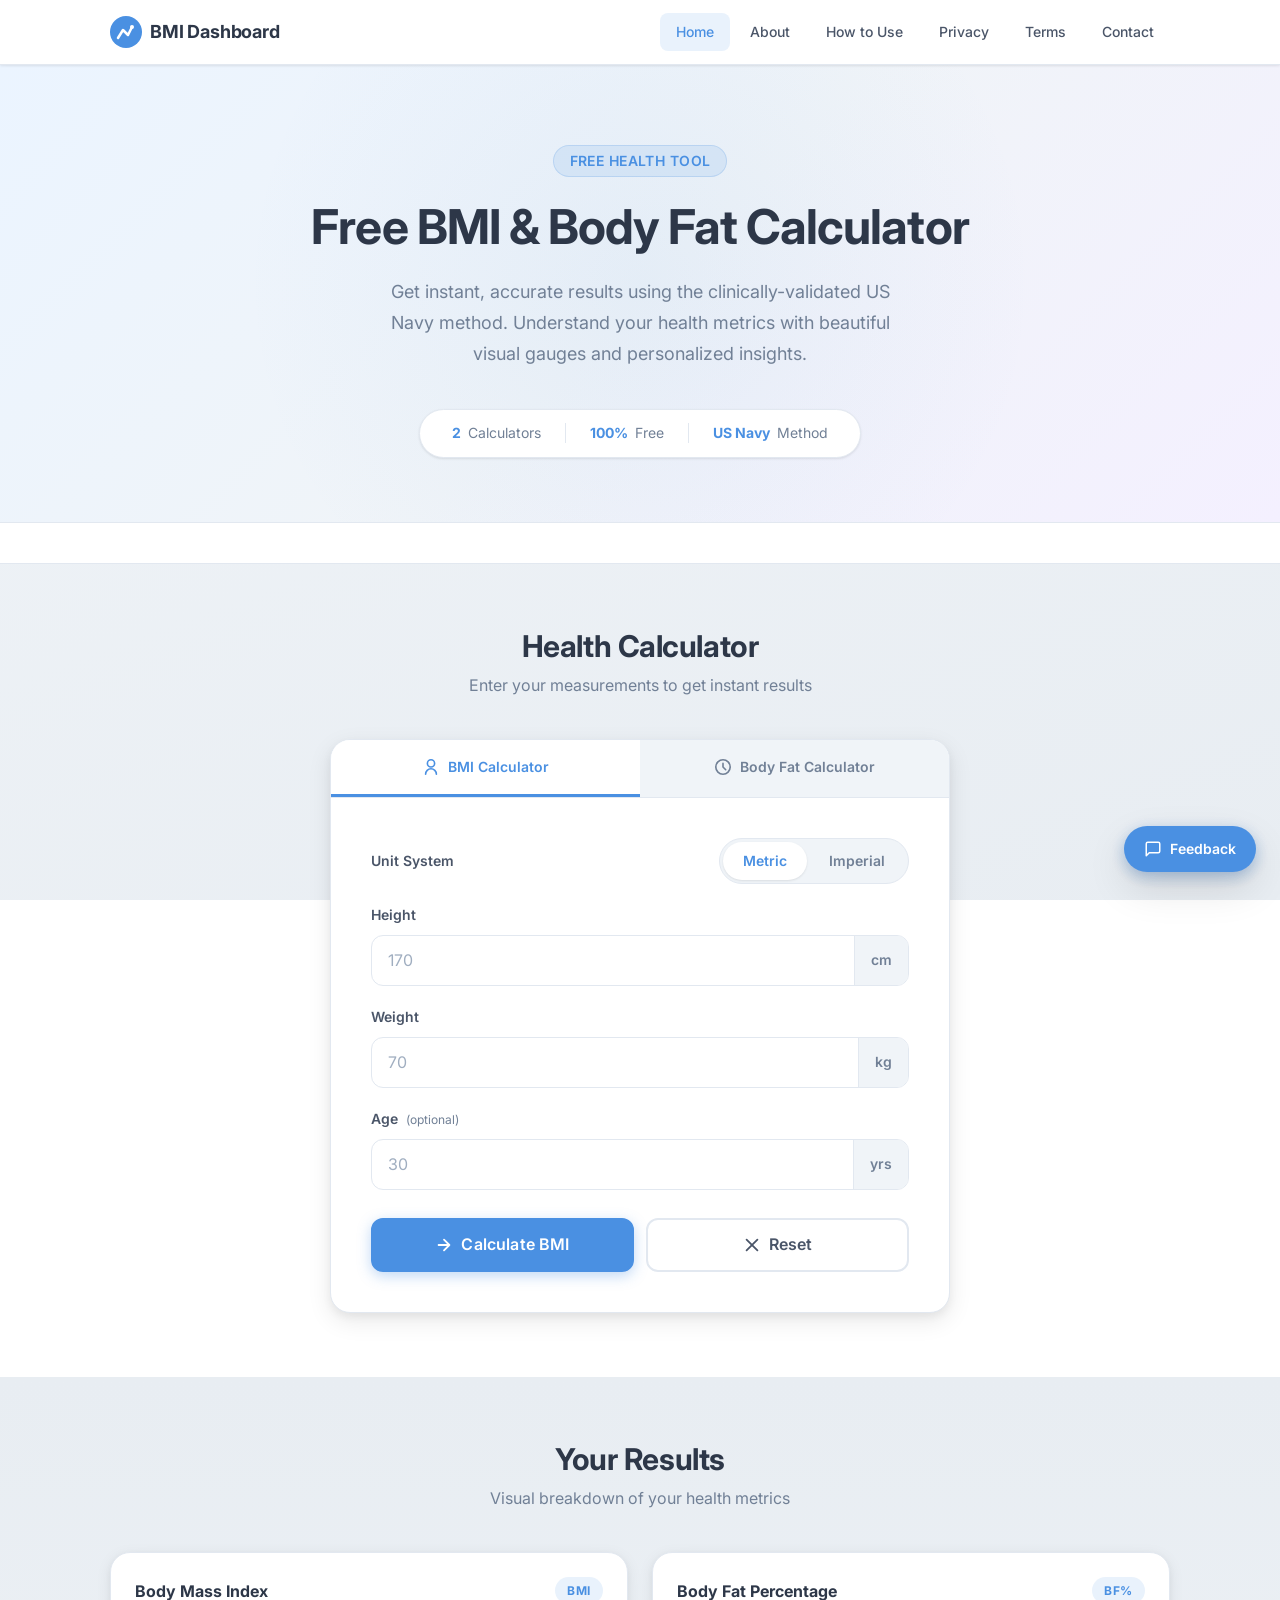
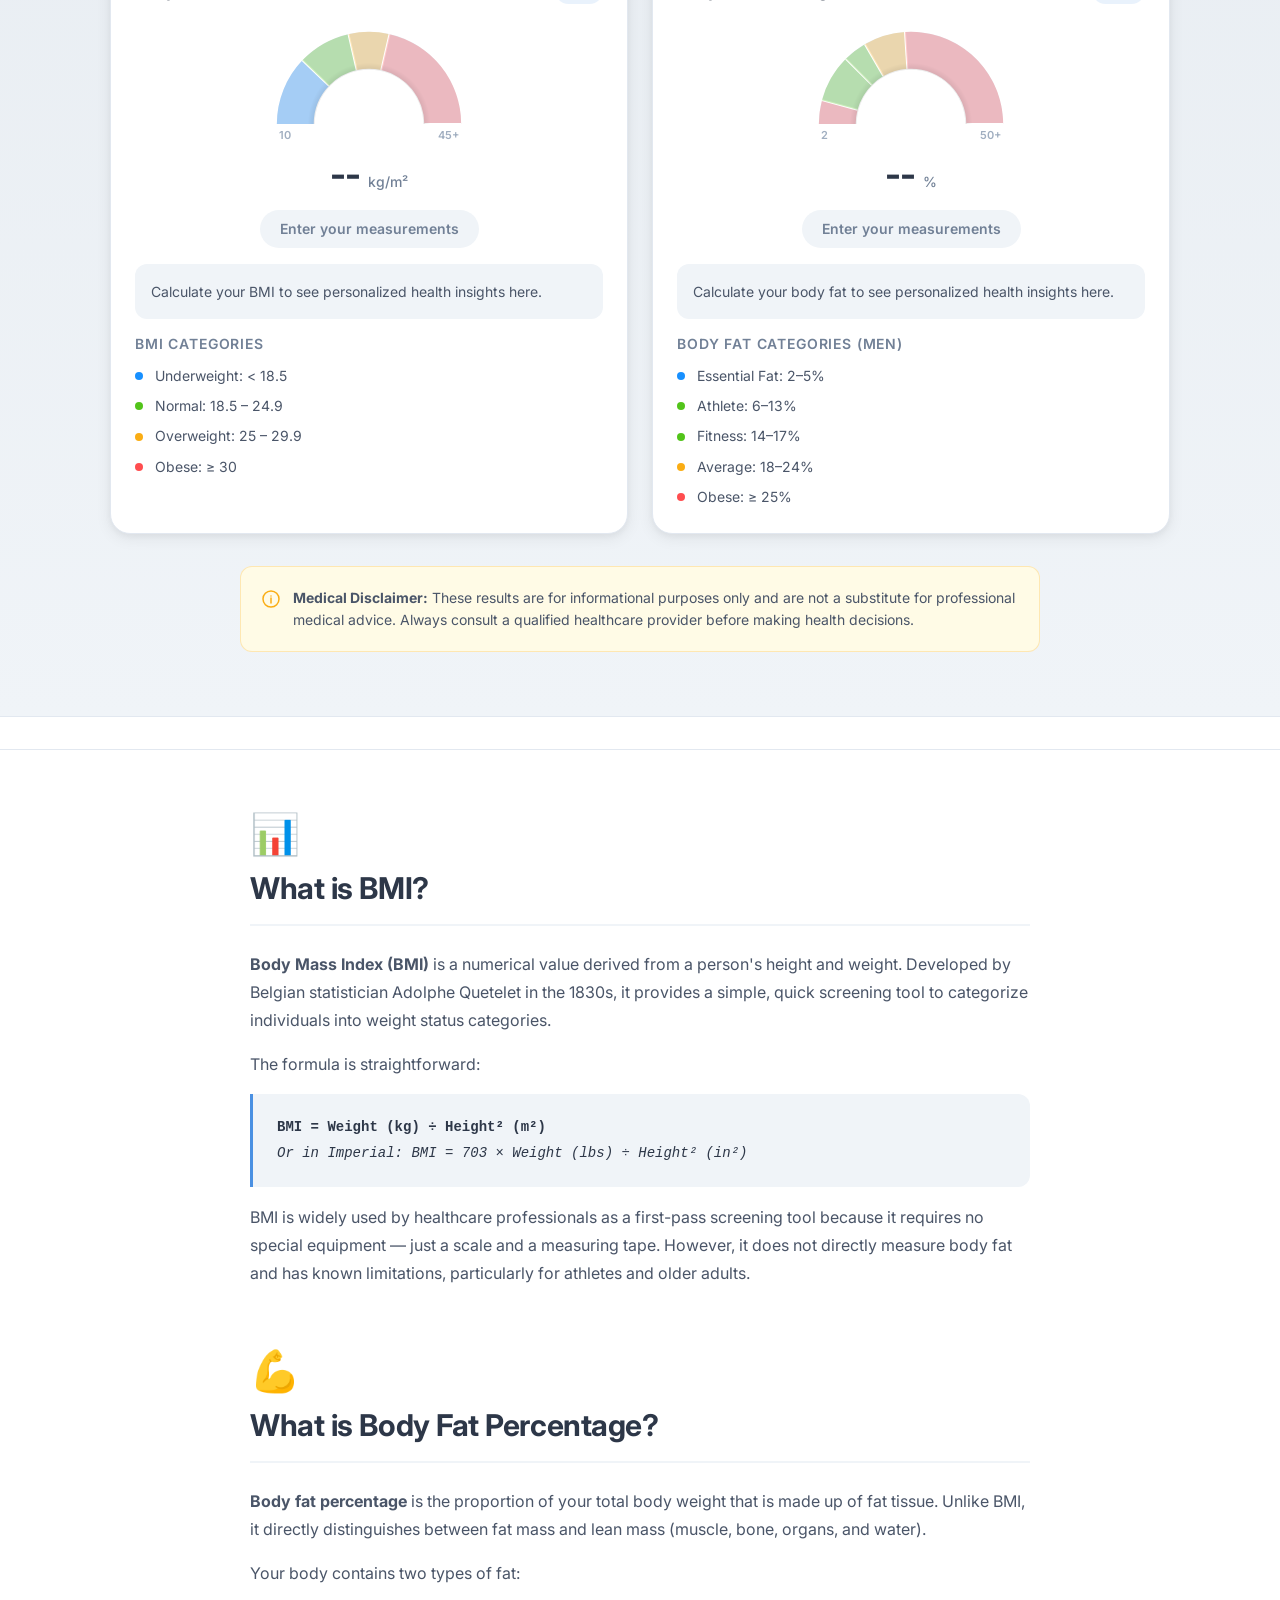
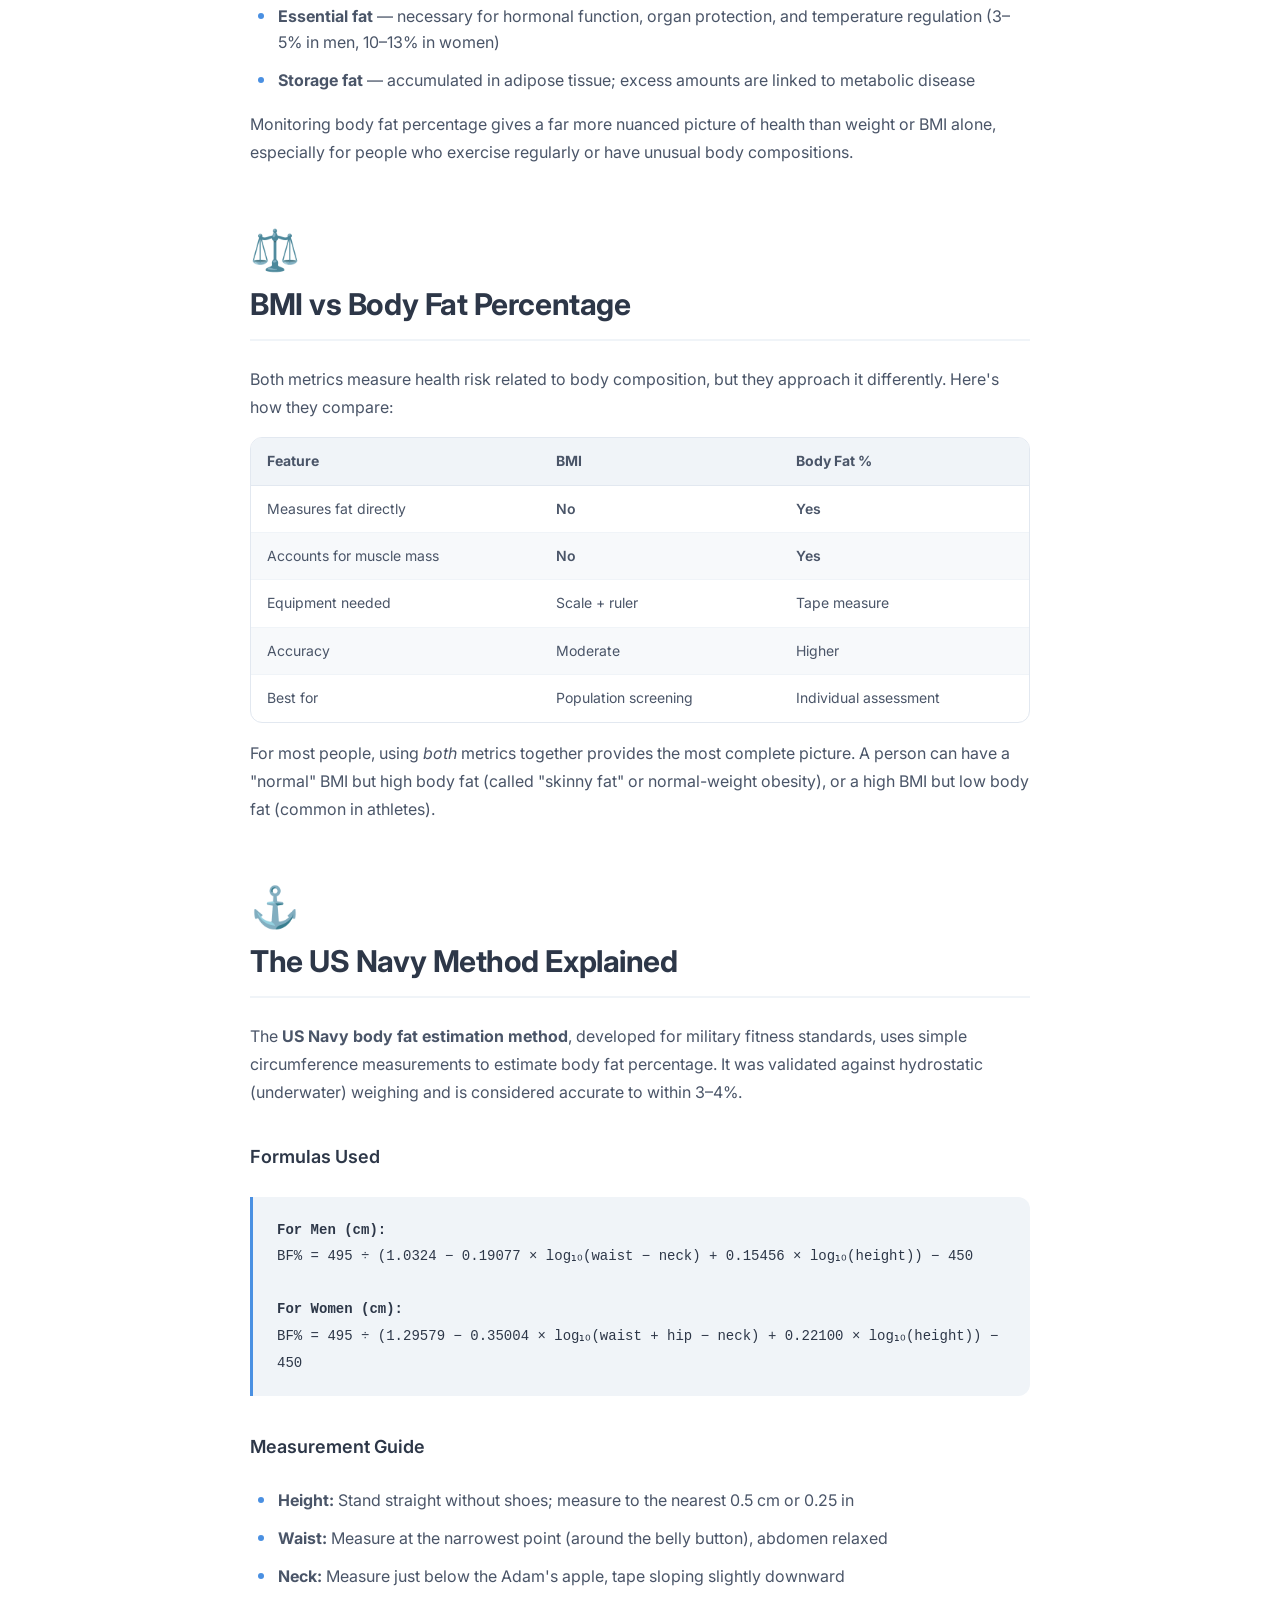
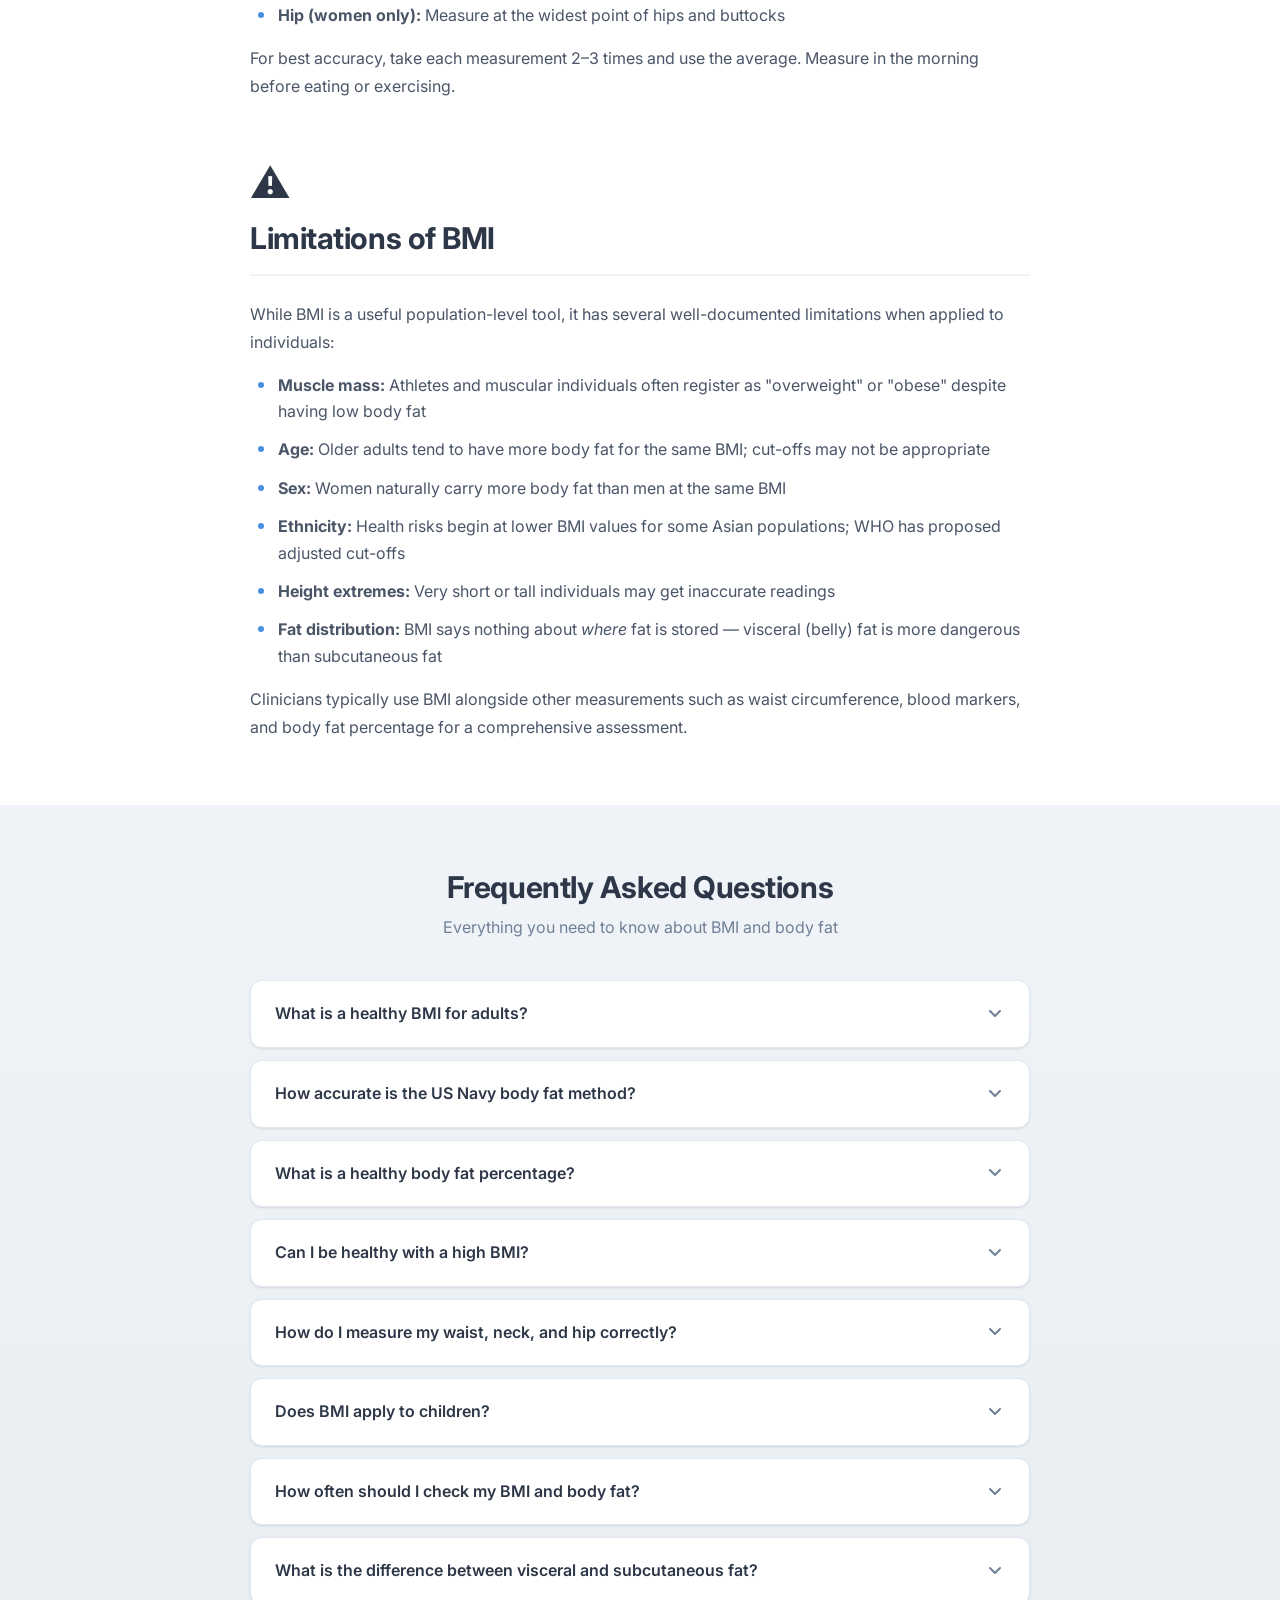
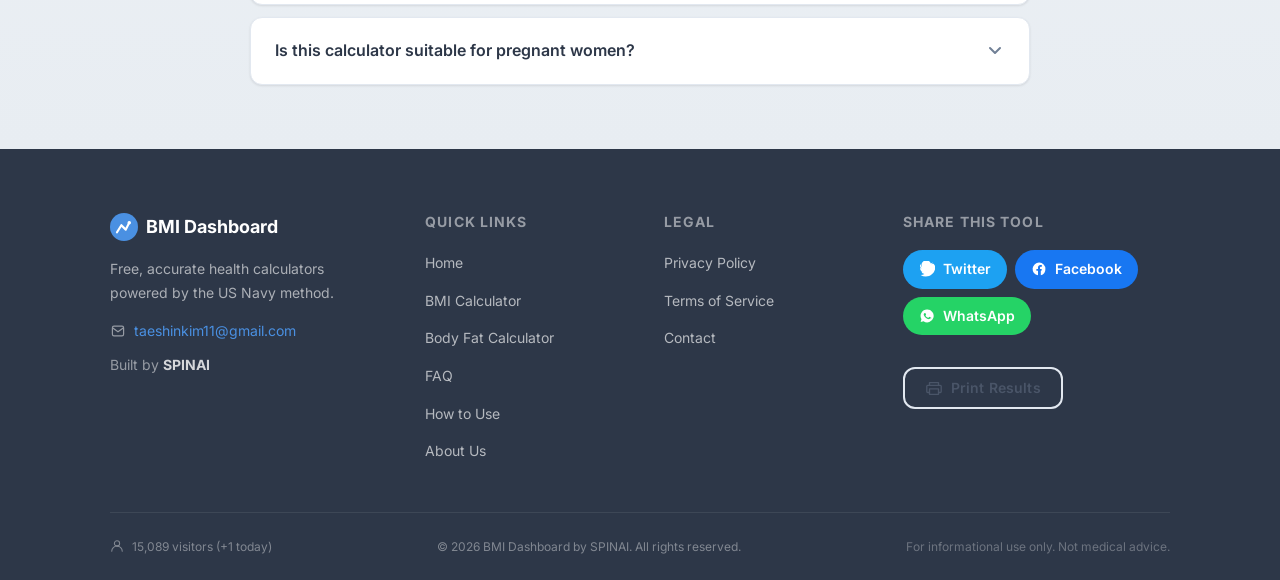
<file: index.html>
<!DOCTYPE html>
<html lang="en">
<head>
        <meta name="naver-site-verification" content="027d8d4e42c41a971ab8b6f444eb20dec24d31c5" />
  <meta charset="UTF-8" />
  <meta name="viewport" content="width=device-width, initial-scale=1.0" />
  <meta name="google-site-verification" content="WddgcbVJsL2BGHNAje5m6DK56IcR0Mw5UOqozI2Xtrc" />

  <meta name="google-adsense-account" content="ca-pub-7098271335538021">
  <!-- Primary SEO -->
  <title>Free BMI &amp; Body Fat Calculator — Accurate US Navy Method | BMI Dashboard</title>
  <meta name="description" content="Calculate your BMI and body fat % instantly using the US Navy method. Free, accurate health tool with visual gauges and personalized insights." />
  <meta name="keywords" content="BMI calculator, body fat calculator, US Navy body fat method, body mass index, body fat percentage, free health calculator, BMI chart, healthy BMI range, body composition calculator, waist to height ratio" />
  <link rel="canonical" href="https://bmi-bodyfat.vercel.app/" />

  <!-- Open Graph -->
  <meta property="og:type" content="website" />
  <meta property="og:url" content="https://bmi-bodyfat.vercel.app/" />
  <meta property="og:title" content="Free BMI &amp; Body Fat Calculator — Accurate US Navy Method | BMI Dashboard" />
  <meta property="og:description" content="Calculate your BMI and body fat % instantly using the US Navy method. Free, accurate health tool with visual gauges and personalized insights." />
  <meta property="og:image" content="https://bmi-bodyfat.vercel.app/assets/og-image.svg" />
  <meta property="og:site_name" content="BMI Dashboard" />

  <!-- Twitter Card -->
  <meta name="twitter:card" content="summary_large_image" />
  <meta name="twitter:site" content="@bmidashboard" />
  <meta name="twitter:title" content="Free BMI &amp; Body Fat Calculator — US Navy Method" />
  <meta name="twitter:description" content="Calculate your BMI and body fat % instantly. Free, accurate, and visual." />
  <meta name="twitter:image" content="https://bmi-bodyfat.vercel.app/assets/og-image.svg" />

  <!-- Favicon & Manifest -->
  <link rel="icon" href="favicon.svg" type="image/svg+xml" />
  <link rel="manifest" href="manifest.json" />
  <meta name="theme-color" content="#4A90E2" />
  <meta name="robots" content="index, follow" />

  <!-- hreflang -->
  <link rel="alternate" hreflang="en" href="https://bmi-bodyfat.vercel.app/" />
  <link rel="alternate" hreflang="ko" href="https://bmi-bodyfat.vercel.app/" />
  <link rel="alternate" hreflang="ja" href="https://bmi-bodyfat.vercel.app/" />
  <link rel="alternate" hreflang="zh" href="https://bmi-bodyfat.vercel.app/" />
  <link rel="alternate" hreflang="es" href="https://bmi-bodyfat.vercel.app/" />
  <link rel="alternate" hreflang="fr" href="https://bmi-bodyfat.vercel.app/" />
  <link rel="alternate" hreflang="de" href="https://bmi-bodyfat.vercel.app/" />
  <link rel="alternate" hreflang="pt" href="https://bmi-bodyfat.vercel.app/" />
  <link rel="alternate" hreflang="x-default" href="https://bmi-bodyfat.vercel.app/" />

  <!-- Preconnect -->
  <link rel="preconnect" href="https://fonts.googleapis.com" />
  <link rel="preconnect" href="https://fonts.gstatic.com" crossorigin />
  <link href="https://fonts.googleapis.com/css2?family=Inter:wght@400;500;600;700&display=swap" rel="stylesheet" />

  <!-- Stylesheet -->
  <link rel="stylesheet" href="css/style.css" />

  <!-- JSON-LD: WebApplication -->
  <script type="application/ld+json">
  {
    "@context": "https://schema.org",
    "@type": "WebApplication",
    "name": "BMI Dashboard",
    "url": "https://bmi-bodyfat.vercel.app/",
    "description": "Free BMI and Body Fat Percentage calculator using the accurate US Navy method.",
    "applicationCategory": "HealthApplication",
    "operatingSystem": "All",
    "offers": {
      "@type": "Offer",
      "price": "0",
      "priceCurrency": "USD"
    },
    "author": {
      "@type": "Organization",
      "name": "SPINAI",
      "email": "taeshinkim11@gmail.com"
    }
  }
  </script>

  <!-- JSON-LD: FAQPage -->
  <script type="application/ld+json">
  {
    "@context": "https://schema.org",
    "@type": "FAQPage",
    "mainEntity": [
      {
        "@type": "Question",
        "name": "What is a healthy BMI range?",
        "acceptedAnswer": {
          "@type": "Answer",
          "text": "A healthy BMI is between 18.5 and 24.9. Below 18.5 is considered underweight, 25–29.9 is overweight, and 30 or above is obese."
        }
      },
      {
        "@type": "Question",
        "name": "How accurate is the US Navy body fat method?",
        "acceptedAnswer": {
          "@type": "Answer",
          "text": "The US Navy method is accurate to within 3–4% compared to hydrostatic weighing for most adults. It uses circumference measurements to estimate body density."
        }
      },
      {
        "@type": "Question",
        "name": "What is a healthy body fat percentage?",
        "acceptedAnswer": {
          "@type": "Answer",
          "text": "For men, 6–24% is generally considered healthy depending on age. For women, 16–30% is typical. Athletes may have lower percentages."
        }
      },
      {
        "@type": "Question",
        "name": "Is BMI or body fat percentage more accurate?",
        "acceptedAnswer": {
          "@type": "Answer",
          "text": "Body fat percentage is generally more accurate because it distinguishes between muscle and fat mass, which BMI cannot do."
        }
      }
    ]
  }
  </script>

  <!-- JSON-LD: BreadcrumbList -->
  <script type="application/ld+json">
  {
    "@context": "https://schema.org",
    "@type": "BreadcrumbList",
    "itemListElement": [
      {
        "@type": "ListItem",
        "position": 1,
        "name": "Home",
        "item": "https://bmi-bodyfat.vercel.app/"
      },
      {
        "@type": "ListItem",
        "position": 2,
        "name": "BMI Calculator",
        "item": "https://bmi-bodyfat.vercel.app/#bmi-calculator"
      },
      {
        "@type": "ListItem",
        "position": 3,
        "name": "Body Fat Calculator",
        "item": "https://bmi-bodyfat.vercel.app/#bodyfat-calculator"
      }
    ]
  }
  </script>
  <script async src="https://pagead2.googlesyndication.com/pagead/js/adsbygoogle.js?client=ca-pub-7098271335538021" crossorigin="anonymous"></script>
  <!-- Adsterra Social Bar -->
  <script src="https://pl29139501.profitablecpmratenetwork.com/2d/60/b1/2d60b111f0db1a07acebe900a892e24b.js"></script>
  </head>
<body>

  <!-- ===== NAVBAR ===== -->
  <nav class="navbar" role="navigation" aria-label="Main navigation">
    <div class="container navbar__inner">
      <a href="/" class="navbar__logo" aria-label="BMI Dashboard home">
        <svg class="navbar__logo-icon" viewBox="0 0 32 32" fill="none" aria-hidden="true">
          <circle cx="16" cy="16" r="16" fill="#4A90E2"/>
          <path d="M8 22 L13 14 L18 19 L22 11" stroke="white" stroke-width="2.5" stroke-linecap="round" stroke-linejoin="round" fill="none"/>
          <circle cx="22" cy="11" r="2" fill="white"/>
        </svg>
        BMI Dashboard
      </a>
      <button class="navbar__toggle" id="nav-toggle" aria-expanded="false" aria-controls="nav-menu" aria-label="Toggle navigation">
        <span class="navbar__toggle-bar"></span>
        <span class="navbar__toggle-bar"></span>
        <span class="navbar__toggle-bar"></span>
      </button>
      <ul class="navbar__links" id="nav-menu" role="list">
        <li><a href="/" class="navbar__link navbar__link--active">Home</a></li>
        <li><a href="/about" class="navbar__link">About</a></li>
        <li><a href="/howto" class="navbar__link">How to Use</a></li>
        <li><a href="/privacy" class="navbar__link">Privacy</a></li>
        <li><a href="/terms" class="navbar__link">Terms</a></li>
        <li><a href="/contact" class="navbar__link">Contact</a></li>
      </ul>
    </div>
  </nav>

  <!-- ===== HERO ===== -->
  <section class="hero" aria-labelledby="hero-heading">
    <div class="container hero__inner">
      <div class="hero__badge" data-i18n="heroBadge">Free Health Tool</div>
      <h1 id="hero-heading" class="hero__title" data-i18n="heroTitle">Free BMI &amp; Body Fat Calculator</h1>
      <p class="hero__subtitle" data-i18n="heroSubtitle">
        Get instant, accurate results using the clinically-validated US Navy method.
        Understand your health metrics with beautiful visual gauges and personalized insights.
      </p>
      <div class="hero__stats" aria-label="Tool statistics">
        <div class="hero__stat">
          <strong>2</strong> Calculators
        </div>
        <div class="hero__stat-divider" aria-hidden="true"></div>
        <div class="hero__stat">
          <strong>100%</strong> Free
        </div>
        <div class="hero__stat-divider" aria-hidden="true"></div>
        <div class="hero__stat">
          <strong>US Navy</strong> Method
        </div>
      </div>
    </div>
  </section>

  <!-- ===== AD: Below Hero — Adsterra Native Banner ===== -->
  <div class="ad-container ad-container--hero" aria-label="Advertisement">
    <script async="async" data-cfasync="false" src="https://pl29139502.profitablecpmratenetwork.com/8f5bf2d306b08c64a0bc21e37354c78a/invoke.js"></script>
    <div id="container-8f5bf2d306b08c64a0bc21e37354c78a"></div>
  </div>

  <!-- ===== CALCULATOR SECTION ===== -->
  <section class="calculator-section" id="calculator" aria-labelledby="calculator-heading">
    <div class="container">
      <h2 id="calculator-heading" class="section-title" data-i18n="calcHeading">Health Calculator</h2>
      <p class="section-subtitle" data-i18n="calcSubtitle">Enter your measurements to get instant results</p>

      <div class="calculator-card">
        <!-- Tab Buttons -->
        <div class="tabs" role="tablist" aria-label="Calculator tabs">
          <button
            class="tab-btn tab-btn--active"
            id="tab-bmi"
            role="tab"
            aria-selected="true"
            aria-controls="panel-bmi"
            data-tab="bmi"
          >
            <svg viewBox="0 0 20 20" fill="none" aria-hidden="true"><path d="M10 2C7.8 2 6 3.8 6 6s1.8 4 4 4 4-1.8 4-4-1.8-4-4-4zM4 18c0-3.3 2.7-6 6-6s6 2.7 6 6" stroke="currentColor" stroke-width="1.8" stroke-linecap="round"/></svg>
            BMI Calculator
          </button>
          <button
            class="tab-btn"
            id="tab-bodyfat"
            role="tab"
            aria-selected="false"
            aria-controls="panel-bodyfat"
            data-tab="bodyfat"
          >
            <svg viewBox="0 0 20 20" fill="none" aria-hidden="true"><circle cx="10" cy="10" r="8" stroke="currentColor" stroke-width="1.8"/><path d="M10 6v4l3 3" stroke="currentColor" stroke-width="1.8" stroke-linecap="round"/></svg>
            Body Fat Calculator
          </button>
        </div>

        <!-- BMI Panel -->
        <div class="tab-panel" id="panel-bmi" role="tabpanel" aria-labelledby="tab-bmi">
          <form id="bmi-form" class="calc-form" novalidate>
            <!-- Unit Toggle -->
            <div class="form-group form-group--toggle">
              <label class="form-label" data-i18n="unitSystemLabel">Unit System</label>
              <div class="unit-toggle" role="group" aria-label="Unit system">
                <input type="radio" id="bmi-metric" name="bmi-unit" value="metric" checked />
                <label for="bmi-metric" class="unit-toggle__btn" data-i18n="unitMetric">Metric</label>
                <input type="radio" id="bmi-imperial" name="bmi-unit" value="imperial" />
                <label for="bmi-imperial" class="unit-toggle__btn" data-i18n="unitImperial">Imperial</label>
              </div>
            </div>

            <!-- Height -->
            <div class="form-group" id="bmi-height-metric-group">
              <label for="bmi-height-cm" class="form-label" data-i18n="heightLabel">Height</label>
              <div class="input-with-unit">
                <input
                  type="number" id="bmi-height-cm" name="bmi-height-cm"
                  class="form-input" placeholder="170"
                  min="50" max="300" step="0.1"
                  aria-label="Height in centimeters"
                />
                <span class="input-unit">cm</span>
              </div>
            </div>
            <div class="form-group form-group--split hidden" id="bmi-height-imperial-group">
              <label class="form-label" data-i18n="heightLabel">Height</label>
              <div class="input-split">
                <div class="input-with-unit">
                  <input
                    type="number" id="bmi-height-ft" name="bmi-height-ft"
                    class="form-input" placeholder="5"
                    min="1" max="9" step="1"
                    aria-label="Height feet"
                  />
                  <span class="input-unit">ft</span>
                </div>
                <div class="input-with-unit">
                  <input
                    type="number" id="bmi-height-in" name="bmi-height-in"
                    class="form-input" placeholder="10"
                    min="0" max="11" step="0.5"
                    aria-label="Height inches"
                  />
                  <span class="input-unit">in</span>
                </div>
              </div>
            </div>

            <!-- Weight -->
            <div class="form-group" id="bmi-weight-metric-group">
              <label for="bmi-weight-kg" class="form-label" data-i18n="weightLabel">Weight</label>
              <div class="input-with-unit">
                <input
                  type="number" id="bmi-weight-kg" name="bmi-weight-kg"
                  class="form-input" placeholder="70"
                  min="1" max="500" step="0.1"
                  aria-label="Weight in kilograms"
                />
                <span class="input-unit">kg</span>
              </div>
            </div>
            <div class="form-group hidden" id="bmi-weight-imperial-group">
              <label for="bmi-weight-lbs" class="form-label" data-i18n="weightLabel">Weight</label>
              <div class="input-with-unit">
                <input
                  type="number" id="bmi-weight-lbs" name="bmi-weight-lbs"
                  class="form-input" placeholder="154"
                  min="1" max="1100" step="0.5"
                  aria-label="Weight in pounds"
                />
                <span class="input-unit">lbs</span>
              </div>
            </div>

            <!-- Age (optional, for context) -->
            <div class="form-group">
              <label for="bmi-age" class="form-label"><span data-i18n="ageLabel">Age</span> <span class="form-label--optional" data-i18n="ageOptional">(optional)</span></label>
              <div class="input-with-unit">
                <input
                  type="number" id="bmi-age" name="bmi-age"
                  class="form-input" placeholder="30"
                  min="2" max="120" step="1"
                  aria-label="Age in years"
                />
                <span class="input-unit">yrs</span>
              </div>
            </div>

            <div class="form-error hidden" id="bmi-error" role="alert"></div>

            <div class="form-actions">
              <button type="submit" class="btn btn--primary" id="bmi-calculate-btn">
                <svg viewBox="0 0 20 20" fill="none" aria-hidden="true"><path d="M4 10h12M10 4l6 6-6 6" stroke="currentColor" stroke-width="2" stroke-linecap="round" stroke-linejoin="round"/></svg>
                <span data-i18n="calcBmiBtn">Calculate BMI</span>
              </button>
              <button type="button" class="btn btn--outline" id="bmi-reset-btn">
                <svg viewBox="0 0 20 20" fill="none" aria-hidden="true"><path d="M4 4l12 12M4 16L16 4" stroke="currentColor" stroke-width="2" stroke-linecap="round"/></svg>
                <span data-i18n="resetBtn">Reset</span>
              </button>
            </div>
          </form>
        </div>

        <!-- Body Fat Panel -->
        <div class="tab-panel hidden" id="panel-bodyfat" role="tabpanel" aria-labelledby="tab-bodyfat">
          <form id="bodyfat-form" class="calc-form" novalidate>
            <!-- Gender Toggle -->
            <div class="form-group form-group--toggle">
              <label class="form-label" data-i18n="genderLabel">Gender</label>
              <div class="gender-toggle" role="group" aria-label="Gender">
                <input type="radio" id="bf-male" name="bf-gender" value="male" checked />
                <label for="bf-male" class="gender-toggle__btn">
                  <svg viewBox="0 0 20 20" fill="none" aria-hidden="true"><circle cx="10" cy="7" r="4" stroke="currentColor" stroke-width="1.8"/><path d="M6 18v-2a4 4 0 018 0v2" stroke="currentColor" stroke-width="1.8" stroke-linecap="round"/></svg>
                  <span data-i18n="genderMale">Male</span>
                </label>
                <input type="radio" id="bf-female" name="bf-gender" value="female" />
                <label for="bf-female" class="gender-toggle__btn">
                  <svg viewBox="0 0 20 20" fill="none" aria-hidden="true"><circle cx="10" cy="7" r="4" stroke="currentColor" stroke-width="1.8"/><path d="M6 18v-2a4 4 0 018 0v2" stroke="currentColor" stroke-width="1.8" stroke-linecap="round"/></svg>
                  <span data-i18n="genderFemale">Female</span>
                </label>
              </div>
            </div>

            <!-- Unit Toggle -->
            <div class="form-group form-group--toggle">
              <label class="form-label" data-i18n="unitSystemLabel">Unit System</label>
              <div class="unit-toggle" role="group" aria-label="Unit system">
                <input type="radio" id="bf-metric" name="bf-unit" value="metric" checked />
                <label for="bf-metric" class="unit-toggle__btn" data-i18n="unitMetric">Metric</label>
                <input type="radio" id="bf-imperial" name="bf-unit" value="imperial" />
                <label for="bf-imperial" class="unit-toggle__btn" data-i18n="unitImperial">Imperial</label>
              </div>
            </div>

            <!-- Height -->
            <div class="form-group" id="bf-height-metric-group">
              <label for="bf-height-cm" class="form-label" data-i18n="heightLabel">Height</label>
              <div class="input-with-unit">
                <input type="number" id="bf-height-cm" name="bf-height-cm" class="form-input" placeholder="170" min="50" max="300" step="0.1" aria-label="Height in centimeters" />
                <span class="input-unit">cm</span>
              </div>
            </div>
            <div class="form-group form-group--split hidden" id="bf-height-imperial-group">
              <label class="form-label" data-i18n="heightLabel">Height</label>
              <div class="input-split">
                <div class="input-with-unit">
                  <input type="number" id="bf-height-ft" name="bf-height-ft" class="form-input" placeholder="5" min="1" max="9" step="1" aria-label="Height feet" />
                  <span class="input-unit">ft</span>
                </div>
                <div class="input-with-unit">
                  <input type="number" id="bf-height-in" name="bf-height-in" class="form-input" placeholder="10" min="0" max="11" step="0.5" aria-label="Height inches" />
                  <span class="input-unit">in</span>
                </div>
              </div>
            </div>

            <!-- Waist -->
            <div class="form-group" id="bf-waist-metric-group">
              <label for="bf-waist-cm" class="form-label">
                <span data-i18n="waistLabel">Waist Circumference</span>
                <button type="button" class="help-btn" aria-label="Help: where to measure waist" data-tooltip="Measure at the narrowest point, usually just above the belly button.">?</button>
              </label>
              <div class="input-with-unit">
                <input type="number" id="bf-waist-cm" name="bf-waist-cm" class="form-input" placeholder="80" min="40" max="250" step="0.1" aria-label="Waist in centimeters" />
                <span class="input-unit">cm</span>
              </div>
            </div>
            <div class="form-group hidden" id="bf-waist-imperial-group">
              <label for="bf-waist-in" class="form-label">
                <span data-i18n="waistLabel">Waist Circumference</span>
                <button type="button" class="help-btn" aria-label="Help: where to measure waist" data-tooltip="Measure at the narrowest point, usually just above the belly button.">?</button>
              </label>
              <div class="input-with-unit">
                <input type="number" id="bf-waist-in" name="bf-waist-in" class="form-input" placeholder="31" min="15" max="100" step="0.25" aria-label="Waist in inches" />
                <span class="input-unit">in</span>
              </div>
            </div>

            <!-- Neck -->
            <div class="form-group" id="bf-neck-metric-group">
              <label for="bf-neck-cm" class="form-label">
                <span data-i18n="neckLabel">Neck Circumference</span>
                <button type="button" class="help-btn" aria-label="Help: where to measure neck" data-tooltip="Measure just below the larynx (Adam's apple), slanting slightly downward.">?</button>
              </label>
              <div class="input-with-unit">
                <input type="number" id="bf-neck-cm" name="bf-neck-cm" class="form-input" placeholder="38" min="20" max="80" step="0.1" aria-label="Neck in centimeters" />
                <span class="input-unit">cm</span>
              </div>
            </div>
            <div class="form-group hidden" id="bf-neck-imperial-group">
              <label for="bf-neck-in" class="form-label">
                <span data-i18n="neckLabel">Neck Circumference</span>
                <button type="button" class="help-btn" aria-label="Help: where to measure neck" data-tooltip="Measure just below the larynx (Adam's apple), slanting slightly downward.">?</button>
              </label>
              <div class="input-with-unit">
                <input type="number" id="bf-neck-in" name="bf-neck-in" class="form-input" placeholder="15" min="8" max="32" step="0.25" aria-label="Neck in inches" />
                <span class="input-unit">in</span>
              </div>
            </div>

            <!-- Hip (Female only) -->
            <div class="form-group" id="bf-hip-metric-group">
              <label for="bf-hip-cm" class="form-label">
                <span data-i18n="hipLabel">Hip Circumference</span>
                <button type="button" class="help-btn" aria-label="Help: where to measure hips" data-tooltip="Measure at the widest point of the hips and buttocks.">?</button>
              </label>
              <div class="input-with-unit">
                <input type="number" id="bf-hip-cm" name="bf-hip-cm" class="form-input" placeholder="95" min="50" max="250" step="0.1" aria-label="Hip in centimeters" />
                <span class="input-unit">cm</span>
              </div>
            </div>
            <div class="form-group hidden" id="bf-hip-imperial-group">
              <label for="bf-hip-in" class="form-label">
                <span data-i18n="hipLabel">Hip Circumference</span>
                <button type="button" class="help-btn" aria-label="Help: where to measure hips" data-tooltip="Measure at the widest point of the hips and buttocks.">?</button>
              </label>
              <div class="input-with-unit">
                <input type="number" id="bf-hip-in" name="bf-hip-in" class="form-input" placeholder="37" min="20" max="100" step="0.25" aria-label="Hip in inches" />
                <span class="input-unit">in</span>
              </div>
            </div>

            <div class="form-error hidden" id="bodyfat-error" role="alert"></div>

            <div class="form-actions">
              <button type="submit" class="btn btn--primary" id="bodyfat-calculate-btn">
                <svg viewBox="0 0 20 20" fill="none" aria-hidden="true"><path d="M4 10h12M10 4l6 6-6 6" stroke="currentColor" stroke-width="2" stroke-linecap="round" stroke-linejoin="round"/></svg>
                <span data-i18n="calcBfBtn">Calculate Body Fat</span>
              </button>
              <button type="button" class="btn btn--outline" id="bodyfat-reset-btn">
                <svg viewBox="0 0 20 20" fill="none" aria-hidden="true"><path d="M4 4l12 12M4 16L16 4" stroke="currentColor" stroke-width="2" stroke-linecap="round"/></svg>
                <span data-i18n="resetBtn">Reset</span>
              </button>
            </div>
          </form>
        </div>
      </div>
    </div>
  </section>

  <!-- ===== RESULTS DASHBOARD ===== -->
  <section class="results-section" id="results" aria-labelledby="results-heading" aria-live="polite">
    <div class="container">
      <h2 id="results-heading" class="section-title" data-i18n="resultsHeading">Your Results</h2>
      <p class="section-subtitle" data-i18n="resultsSubtitle">Visual breakdown of your health metrics</p>

      <div class="results-grid">
        <!-- BMI Result Card -->
        <div class="result-card" id="bmi-result-card" aria-label="BMI result">
          <div class="result-card__header">
            <h3 class="result-card__title" data-i18n="bmiCardTitle">Body Mass Index</h3>
            <span class="result-card__abbr">BMI</span>
          </div>
          <div class="gauge-container">
            <canvas id="bmi-gauge" width="200" height="120" aria-label="BMI gauge chart" role="img"></canvas>
          </div>
          <div class="result-card__metric" id="bmi-value" aria-live="polite">
            <span class="result-card__number" id="bmi-number">--</span>
            <span class="result-card__unit">kg/m²</span>
          </div>
          <div class="result-card__category" id="bmi-category-badge" aria-live="polite">
            <span class="category-badge" id="bmi-category-text" data-i18n="bmiDefaultCategory">Enter your measurements</span>
          </div>
          <div class="result-card__insight" id="bmi-insight" aria-live="polite">
            <p data-i18n="bmiDefaultInsight">Calculate your BMI to see personalized health insights here.</p>
          </div>
          <div class="result-card__ranges">
            <h4 class="result-card__ranges-title" data-i18n="bmiCategoryRangesTitle">BMI Categories</h4>
            <ul class="range-list" aria-label="BMI category ranges">
              <li class="range-item range-item--info"><span class="range-dot"></span><span data-i18n="bmiUnderweight">Underweight: &lt; 18.5</span></li>
              <li class="range-item range-item--success"><span class="range-dot"></span><span data-i18n="bmiNormal">Normal: 18.5 – 24.9</span></li>
              <li class="range-item range-item--warning"><span class="range-dot"></span><span data-i18n="bmiOverweight">Overweight: 25 – 29.9</span></li>
              <li class="range-item range-item--danger"><span class="range-dot"></span><span data-i18n="bmiObese">Obese: ≥ 30</span></li>
            </ul>
          </div>
        </div>

        <!-- Body Fat Result Card -->
        <div class="result-card" id="bodyfat-result-card" aria-label="Body fat result">
          <div class="result-card__header">
            <h3 class="result-card__title" data-i18n="bfCardTitle">Body Fat Percentage</h3>
            <span class="result-card__abbr">BF%</span>
          </div>
          <div class="gauge-container">
            <canvas id="bodyfat-gauge" width="200" height="120" aria-label="Body fat gauge chart" role="img"></canvas>
          </div>
          <div class="result-card__metric" id="bodyfat-value" aria-live="polite">
            <span class="result-card__number" id="bodyfat-number">--</span>
            <span class="result-card__unit">%</span>
          </div>
          <div class="result-card__category" id="bodyfat-category-badge" aria-live="polite">
            <span class="category-badge" id="bodyfat-category-text" data-i18n="bfDefaultCategory">Enter your measurements</span>
          </div>
          <div class="result-card__insight" id="bodyfat-insight" aria-live="polite">
            <p data-i18n="bfDefaultInsight">Calculate your body fat to see personalized health insights here.</p>
          </div>
          <div class="result-card__ranges" id="bodyfat-ranges">
            <h4 class="result-card__ranges-title" data-i18n="bfCategoriesMen">Body Fat Categories (Men)</h4>
            <ul class="range-list" aria-label="Body fat category ranges">
              <li class="range-item range-item--info"><span class="range-dot"></span><span data-i18n="bfEssential">Essential Fat: 2–5%</span></li>
              <li class="range-item range-item--success"><span class="range-dot"></span><span data-i18n="bfAthlete">Athlete: 6–13%</span></li>
              <li class="range-item range-item--success"><span class="range-dot"></span><span data-i18n="bfFitness">Fitness: 14–17%</span></li>
              <li class="range-item range-item--warning"><span class="range-dot"></span><span data-i18n="bfAverage">Average: 18–24%</span></li>
              <li class="range-item range-item--danger"><span class="range-dot"></span><span data-i18n="bfObese">Obese: ≥ 25%</span></li>
            </ul>
          </div>
        </div>
      </div>

      <!-- Disclaimer -->
      <div class="disclaimer" role="note">
        <svg viewBox="0 0 20 20" fill="none" aria-hidden="true"><circle cx="10" cy="10" r="8" stroke="currentColor" stroke-width="1.5"/><path d="M10 9v5M10 7h.01" stroke="currentColor" stroke-width="1.5" stroke-linecap="round"/></svg>
        <p><strong data-i18n="disclaimerLabel">Medical Disclaimer:</strong> <span data-i18n="disclaimerText">These results are for informational purposes only and are not a substitute for professional medical advice. Always consult a qualified healthcare provider before making health decisions.</span></p>
      </div>
    </div>
  </section>

  <!-- ===== AD: Mid — Adsterra 728x90 ===== -->
  <div class="ad-container ad-container--mid" aria-label="Advertisement">
    <script>
      atOptions = {
        'key' : '9b01740e45796ce0c452160f59fd1724',
        'format' : 'iframe',
        'height' : 90,
        'width' : 728,
        'params' : {}
      };
    </script>
    <script src="https://www.highperformanceformat.com/9b01740e45796ce0c452160f59fd1724/invoke.js"></script>
  </div>

  <!-- ===== EDUCATIONAL CONTENT ===== -->
  <div class="educational-wrapper">
    <div class="container educational-inner">

      <!-- What is BMI -->
      <section class="edu-section" id="what-is-bmi" aria-labelledby="edu-bmi-heading">
        <div class="edu-section__icon" aria-hidden="true">📊</div>
        <h2 id="edu-bmi-heading" class="edu-section__title" data-i18n="eduBmiTitle">What is BMI?</h2>
        <div class="edu-section__body">
          <p>
            <strong>Body Mass Index (BMI)</strong> is a numerical value derived from a person's height and weight.
            Developed by Belgian statistician Adolphe Quetelet in the 1830s, it provides a simple, quick screening
            tool to categorize individuals into weight status categories.
          </p>
          <p>The formula is straightforward:</p>
          <div class="formula-box" aria-label="BMI formula">
            <strong>BMI = Weight (kg) ÷ Height² (m²)</strong>
            <br /><em>Or in Imperial: BMI = 703 × Weight (lbs) ÷ Height² (in²)</em>
          </div>
          <p>
            BMI is widely used by healthcare professionals as a first-pass screening tool because it requires
            no special equipment — just a scale and a measuring tape. However, it does not directly measure
            body fat and has known limitations, particularly for athletes and older adults.
          </p>
        </div>
      </section>

      <!-- What is Body Fat % -->
      <section class="edu-section" id="what-is-body-fat" aria-labelledby="edu-bf-heading">
        <div class="edu-section__icon" aria-hidden="true">💪</div>
        <h2 id="edu-bf-heading" class="edu-section__title" data-i18n="eduBfTitle">What is Body Fat Percentage?</h2>
        <div class="edu-section__body">
          <p>
            <strong>Body fat percentage</strong> is the proportion of your total body weight that is made up of
            fat tissue. Unlike BMI, it directly distinguishes between fat mass and lean mass (muscle, bone,
            organs, and water).
          </p>
          <p>Your body contains two types of fat:</p>
          <ul class="edu-list">
            <li><strong>Essential fat</strong> — necessary for hormonal function, organ protection, and temperature regulation (3–5% in men, 10–13% in women)</li>
            <li><strong>Storage fat</strong> — accumulated in adipose tissue; excess amounts are linked to metabolic disease</li>
          </ul>
          <p>
            Monitoring body fat percentage gives a far more nuanced picture of health than weight or BMI alone,
            especially for people who exercise regularly or have unusual body compositions.
          </p>
        </div>
      </section>

      <!-- BMI vs Body Fat -->
      <section class="edu-section" id="bmi-vs-bodyfat" aria-labelledby="edu-compare-heading">
        <div class="edu-section__icon" aria-hidden="true">⚖️</div>
        <h2 id="edu-compare-heading" class="edu-section__title" data-i18n="eduCompareTitle">BMI vs Body Fat Percentage</h2>
        <div class="edu-section__body">
          <p>
            Both metrics measure health risk related to body composition, but they approach it differently.
            Here's how they compare:
          </p>
          <div class="comparison-table-wrapper" role="region" aria-label="BMI vs Body Fat comparison table" tabindex="0">
            <table class="comparison-table">
              <thead>
                <tr>
                  <th>Feature</th>
                  <th>BMI</th>
                  <th>Body Fat %</th>
                </tr>
              </thead>
              <tbody>
                <tr>
                  <td>Measures fat directly</td>
                  <td class="cell-no">No</td>
                  <td class="cell-yes">Yes</td>
                </tr>
                <tr>
                  <td>Accounts for muscle mass</td>
                  <td class="cell-no">No</td>
                  <td class="cell-yes">Yes</td>
                </tr>
                <tr>
                  <td>Equipment needed</td>
                  <td>Scale + ruler</td>
                  <td>Tape measure</td>
                </tr>
                <tr>
                  <td>Accuracy</td>
                  <td>Moderate</td>
                  <td>Higher</td>
                </tr>
                <tr>
                  <td>Best for</td>
                  <td>Population screening</td>
                  <td>Individual assessment</td>
                </tr>
              </tbody>
            </table>
          </div>
          <p>
            For most people, using <em>both</em> metrics together provides the most complete picture.
            A person can have a "normal" BMI but high body fat (called "skinny fat" or normal-weight obesity),
            or a high BMI but low body fat (common in athletes).
          </p>
        </div>
      </section>

      <!-- US Navy Method -->
      <section class="edu-section" id="navy-method" aria-labelledby="edu-navy-heading">
        <div class="edu-section__icon" aria-hidden="true">⚓</div>
        <h2 id="edu-navy-heading" class="edu-section__title" data-i18n="eduNavyTitle">The US Navy Method Explained</h2>
        <div class="edu-section__body">
          <p>
            The <strong>US Navy body fat estimation method</strong>, developed for military fitness standards,
            uses simple circumference measurements to estimate body fat percentage. It was validated against
            hydrostatic (underwater) weighing and is considered accurate to within 3–4%.
          </p>
          <h3 class="edu-section__subtitle">Formulas Used</h3>
          <div class="formula-box" aria-label="US Navy body fat formulas">
            <strong>For Men (cm):</strong><br />
            BF% = 495 ÷ (1.0324 − 0.19077 × log₁₀(waist − neck) + 0.15456 × log₁₀(height)) − 450<br /><br />
            <strong>For Women (cm):</strong><br />
            BF% = 495 ÷ (1.29579 − 0.35004 × log₁₀(waist + hip − neck) + 0.22100 × log₁₀(height)) − 450
          </div>
          <h3 class="edu-section__subtitle">Measurement Guide</h3>
          <ul class="edu-list">
            <li><strong>Height:</strong> Stand straight without shoes; measure to the nearest 0.5 cm or 0.25 in</li>
            <li><strong>Waist:</strong> Measure at the narrowest point (around the belly button), abdomen relaxed</li>
            <li><strong>Neck:</strong> Measure just below the Adam's apple, tape sloping slightly downward</li>
            <li><strong>Hip (women only):</strong> Measure at the widest point of hips and buttocks</li>
          </ul>
          <p>
            For best accuracy, take each measurement 2–3 times and use the average. Measure in the morning
            before eating or exercising.
          </p>
        </div>
      </section>

      <!-- Limitations of BMI -->
      <section class="edu-section" id="bmi-limitations" aria-labelledby="edu-limits-heading">
        <div class="edu-section__icon" aria-hidden="true">⚠️</div>
        <h2 id="edu-limits-heading" class="edu-section__title" data-i18n="eduLimitsTitle">Limitations of BMI</h2>
        <div class="edu-section__body">
          <p>
            While BMI is a useful population-level tool, it has several well-documented limitations when
            applied to individuals:
          </p>
          <ul class="edu-list">
            <li><strong>Muscle mass:</strong> Athletes and muscular individuals often register as "overweight" or "obese" despite having low body fat</li>
            <li><strong>Age:</strong> Older adults tend to have more body fat for the same BMI; cut-offs may not be appropriate</li>
            <li><strong>Sex:</strong> Women naturally carry more body fat than men at the same BMI</li>
            <li><strong>Ethnicity:</strong> Health risks begin at lower BMI values for some Asian populations; WHO has proposed adjusted cut-offs</li>
            <li><strong>Height extremes:</strong> Very short or tall individuals may get inaccurate readings</li>
            <li><strong>Fat distribution:</strong> BMI says nothing about <em>where</em> fat is stored — visceral (belly) fat is more dangerous than subcutaneous fat</li>
          </ul>
          <p>
            Clinicians typically use BMI alongside other measurements such as waist circumference, blood
            markers, and body fat percentage for a comprehensive assessment.
          </p>
        </div>
      </section>

    </div><!-- /educational-inner -->
  </div><!-- /educational-wrapper -->

  <!-- ===== FAQ SECTION ===== -->
  <section class="faq-section" id="faq" aria-labelledby="faq-heading">
    <div class="container">
      <h2 id="faq-heading" class="section-title" data-i18n="faqHeading">Frequently Asked Questions</h2>
      <p class="section-subtitle" data-i18n="faqSubtitle">Everything you need to know about BMI and body fat</p>

      <div class="faq-list">

        <details class="faq-item">
          <summary class="faq-question">
            <span data-i18n="faq1q">What is a healthy BMI for adults?</span>
            <svg class="faq-chevron" viewBox="0 0 20 20" fill="none" aria-hidden="true"><path d="M5 7l5 5 5-5" stroke="currentColor" stroke-width="2" stroke-linecap="round" stroke-linejoin="round"/></svg>
          </summary>
          <div class="faq-answer">
            <p>For adults aged 18–65, a healthy BMI is between <strong>18.5 and 24.9</strong>. Below 18.5 indicates underweight; 25–29.9 is overweight; 30 and above is considered obese. Note that these thresholds may differ for certain ethnic groups — for example, some health organizations recommend lower cut-offs for people of Asian descent.</p>
          </div>
        </details>

        <details class="faq-item">
          <summary class="faq-question">
            <span data-i18n="faq2q">How accurate is the US Navy body fat method?</span>
            <svg class="faq-chevron" viewBox="0 0 20 20" fill="none" aria-hidden="true"><path d="M5 7l5 5 5-5" stroke="currentColor" stroke-width="2" stroke-linecap="round" stroke-linejoin="round"/></svg>
          </summary>
          <div class="faq-answer">
            <p>The US Navy method has been validated against hydrostatic weighing (considered the gold standard) and DEXA scanning. Studies show accuracy within <strong>3–4%</strong> for most adults. Accuracy is highest when measurements are taken carefully and consistently. It can be slightly less accurate for very lean or very obese individuals.</p>
          </div>
        </details>

        <details class="faq-item">
          <summary class="faq-question">
            <span data-i18n="faq3q">What is a healthy body fat percentage?</span>
            <svg class="faq-chevron" viewBox="0 0 20 20" fill="none" aria-hidden="true"><path d="M5 7l5 5 5-5" stroke="currentColor" stroke-width="2" stroke-linecap="round" stroke-linejoin="round"/></svg>
          </summary>
          <div class="faq-answer">
            <p>Healthy ranges vary by sex and age. General guidelines from the American Council on Exercise:</p>
            <ul>
              <li><strong>Men:</strong> 6–13% (athletes), 14–17% (fitness), 18–24% (acceptable), 25%+ (obese)</li>
              <li><strong>Women:</strong> 16–20% (athletes), 21–24% (fitness), 25–31% (acceptable), 32%+ (obese)</li>
            </ul>
            <p>Essential fat (required for survival) is 2–5% for men and 10–13% for women.</p>
          </div>
        </details>

        <details class="faq-item">
          <summary class="faq-question">
            <span data-i18n="faq4q">Can I be healthy with a high BMI?</span>
            <svg class="faq-chevron" viewBox="0 0 20 20" fill="none" aria-hidden="true"><path d="M5 7l5 5 5-5" stroke="currentColor" stroke-width="2" stroke-linecap="round" stroke-linejoin="round"/></svg>
          </summary>
          <div class="faq-answer">
            <p>Yes, it's possible. Athletes and highly muscular individuals often have a high BMI (overweight or obese category) despite having low body fat and excellent cardiovascular health. BMI does not distinguish between fat mass and muscle mass. This is why body fat percentage and other health markers (blood pressure, cholesterol, blood sugar) are important alongside BMI.</p>
          </div>
        </details>

        <details class="faq-item">
          <summary class="faq-question">
            <span data-i18n="faq5q">How do I measure my waist, neck, and hip correctly?</span>
            <svg class="faq-chevron" viewBox="0 0 20 20" fill="none" aria-hidden="true"><path d="M5 7l5 5 5-5" stroke="currentColor" stroke-width="2" stroke-linecap="round" stroke-linejoin="round"/></svg>
          </summary>
          <div class="faq-answer">
            <ul>
              <li><strong>Waist:</strong> Stand relaxed (don't hold your breath in). Measure at the narrowest part of your torso, usually just above the belly button. Keep the tape horizontal.</li>
              <li><strong>Neck:</strong> Measure just below the Adam's apple with the tape slanting slightly downward at the front.</li>
              <li><strong>Hip (women):</strong> Stand with feet together. Measure at the widest part of your hips and buttocks, keeping the tape horizontal.</li>
            </ul>
            <p>Take each measurement twice and average the results for accuracy.</p>
          </div>
        </details>

        <details class="faq-item">
          <summary class="faq-question">
            <span data-i18n="faq6q">Does BMI apply to children?</span>
            <svg class="faq-chevron" viewBox="0 0 20 20" fill="none" aria-hidden="true"><path d="M5 7l5 5 5-5" stroke="currentColor" stroke-width="2" stroke-linecap="round" stroke-linejoin="round"/></svg>
          </summary>
          <div class="faq-answer">
            <p>BMI is used for children and teens (aged 2–19) but is interpreted differently. Instead of fixed cut-offs, pediatric BMI is compared to <strong>age- and sex-specific percentiles</strong>. A child in the 85th–95th percentile is considered overweight; above the 95th percentile is obese. The adult BMI calculator on this page is not suitable for children.</p>
          </div>
        </details>

        <details class="faq-item">
          <summary class="faq-question">
            <span data-i18n="faq7q">How often should I check my BMI and body fat?</span>
            <svg class="faq-chevron" viewBox="0 0 20 20" fill="none" aria-hidden="true"><path d="M5 7l5 5 5-5" stroke="currentColor" stroke-width="2" stroke-linecap="round" stroke-linejoin="round"/></svg>
          </summary>
          <div class="faq-answer">
            <p>For most people, checking once a month is sufficient to track meaningful trends without getting caught up in daily fluctuations (which can be caused by hydration, meals, and clothing). If you're actively trying to lose fat or build muscle, measuring every 2–4 weeks alongside progress photos can be motivating and informative.</p>
          </div>
        </details>

        <details class="faq-item">
          <summary class="faq-question">
            <span data-i18n="faq8q">What is the difference between visceral and subcutaneous fat?</span>
            <svg class="faq-chevron" viewBox="0 0 20 20" fill="none" aria-hidden="true"><path d="M5 7l5 5 5-5" stroke="currentColor" stroke-width="2" stroke-linecap="round" stroke-linejoin="round"/></svg>
          </summary>
          <div class="faq-answer">
            <p><strong>Subcutaneous fat</strong> is stored just beneath the skin — it's the fat you can pinch. While excess amounts are a concern, it's relatively less dangerous. <strong>Visceral fat</strong> is stored deep in the abdomen, surrounding organs like the liver and pancreas. It's metabolically active and strongly linked to insulin resistance, type 2 diabetes, heart disease, and inflammation. A large waist circumference is an indicator of excess visceral fat.</p>
          </div>
        </details>

        <details class="faq-item">
          <summary class="faq-question">
            <span data-i18n="faq9q">Is this calculator suitable for pregnant women?</span>
            <svg class="faq-chevron" viewBox="0 0 20 20" fill="none" aria-hidden="true"><path d="M5 7l5 5 5-5" stroke="currentColor" stroke-width="2" stroke-linecap="round" stroke-linejoin="round"/></svg>
          </summary>
          <div class="faq-answer">
            <p>No. BMI and body fat calculators designed for general adults are <strong>not appropriate for pregnant women</strong>. Body weight and composition change dramatically during pregnancy for healthy reasons. Pregnant women should discuss weight management with their OB-GYN or midwife who can use pregnancy-specific growth charts and guidelines.</p>
          </div>
        </details>

      </div><!-- /faq-list -->
    </div>
  </section>

  <!-- ===== FOOTER ===== -->
  <footer class="footer" role="contentinfo">
    <div class="container footer__inner">

      <div class="footer__grid">
        <!-- Brand Column -->
        <div class="footer__col footer__col--brand">
          <div class="footer__logo">
            <svg viewBox="0 0 32 32" fill="none" aria-hidden="true" class="footer__logo-icon">
              <circle cx="16" cy="16" r="16" fill="#4A90E2"/>
              <path d="M8 22 L13 14 L18 19 L22 11" stroke="white" stroke-width="2.5" stroke-linecap="round" stroke-linejoin="round" fill="none"/>
              <circle cx="22" cy="11" r="2" fill="white"/>
            </svg>
            BMI Dashboard
          </div>
          <p class="footer__tagline" data-i18n="footerTagline">Free, accurate health calculators powered by the US Navy method.</p>
          <div class="footer__contact">
            <svg viewBox="0 0 20 20" fill="none" aria-hidden="true"><path d="M3 6l7 5 7-5M3 6a2 2 0 012-2h10a2 2 0 012 2v8a2 2 0 01-2 2H5a2 2 0 01-2-2V6z" stroke="currentColor" stroke-width="1.5" stroke-linejoin="round"/></svg>
            <a href="mailto:taeshinkim11@gmail.com" class="footer__email">taeshinkim11@gmail.com</a>
          </div>
          <p class="footer__built-by">Built by <strong>SPINAI</strong></p>
        </div>

        <!-- Links Column -->
        <div class="footer__col">
          <h3 class="footer__col-title" data-i18n="footerQuickLinks">Quick Links</h3>
          <ul class="footer__links" role="list">
            <li><a href="/" class="footer__link">Home</a></li>
            <li><a href="#calculator" class="footer__link">BMI Calculator</a></li>
            <li><a href="#calculator" class="footer__link">Body Fat Calculator</a></li>
            <li><a href="#faq" class="footer__link">FAQ</a></li>
            <li><a href="/howto" class="footer__link">How to Use</a></li>
            <li><a href="/about" class="footer__link">About Us</a></li>
          </ul>
        </div>

        <!-- Legal Column -->
        <div class="footer__col">
          <h3 class="footer__col-title" data-i18n="footerLegal">Legal</h3>
          <ul class="footer__links" role="list">
            <li><a href="/privacy" class="footer__link">Privacy Policy</a></li>
            <li><a href="/terms" class="footer__link">Terms of Service</a></li>
            <li><a href="/contact" class="footer__link">Contact</a></li>
          </ul>
        </div>

        <!-- Share & Actions Column -->
        <div class="footer__col">
          <h3 class="footer__col-title" data-i18n="footerShare">Share This Tool</h3>
          <div class="share-buttons" aria-label="Share buttons">
            <a
              href="https://twitter.com/intent/tweet?text=Check%20out%20this%20free%20BMI%20%26%20Body%20Fat%20Calculator!&url=https://bmi-bodyfat.vercel.app"
              target="_blank" rel="noopener noreferrer"
              class="share-btn share-btn--twitter"
              aria-label="Share on Twitter"
            >
              <svg viewBox="0 0 20 20" fill="currentColor" aria-hidden="true"><path d="M18 3.5a8.5 8.5 0 01-2.45.67A4.26 4.26 0 0017.5 2a8.5 8.5 0 01-2.7 1.03A4.25 4.25 0 003.5 7.25c0 .33.04.65.1.96A12.06 12.06 0 012 3.75a4.25 4.25 0 001.31 5.67 4.22 4.22 0 01-1.92-.53v.05a4.26 4.26 0 003.41 4.17 4.3 4.3 0 01-1.92.07 4.25 4.25 0 003.97 2.95A8.53 8.53 0 012 17.54 12.06 12.06 0 008.46 19.5c7.76 0 12-6.43 12-12 0-.18 0-.36-.01-.54A8.57 8.57 0 0022 5a8.44 8.44 0 01-2.44.67A4.26 4.26 0 0018 3.5z"/></svg>
              Twitter
            </a>
            <a
              href="https://www.facebook.com/sharer/sharer.php?u=https://bmi-bodyfat.vercel.app"
              target="_blank" rel="noopener noreferrer"
              class="share-btn share-btn--facebook"
              aria-label="Share on Facebook"
            >
              <svg viewBox="0 0 20 20" fill="currentColor" aria-hidden="true"><path d="M18 10a8 8 0 10-9.25 7.9v-5.59h-2.03V10h2.03V8.19c0-2 1.2-3.12 3.03-3.12.87 0 1.78.16 1.78.16v1.96h-1a1.15 1.15 0 00-1.3 1.25V10h2.22l-.36 2.31H12.25V17.9A8 8 0 0018 10z"/></svg>
              Facebook
            </a>
            <a
              href="https://wa.me/?text=Check%20out%20this%20free%20BMI%20%26%20Body%20Fat%20Calculator%3A%20https%3A%2F%2Fbmi-bodyfat.vercel.app"
              target="_blank" rel="noopener noreferrer"
              class="share-btn share-btn--whatsapp"
              aria-label="Share on WhatsApp"
            >
              <svg viewBox="0 0 20 20" fill="currentColor" aria-hidden="true"><path d="M10 2a8 8 0 00-6.93 12l-1 3.5 3.6-1A8 8 0 1010 2zm4.13 10.9c-.18.5-1.04.96-1.43 1-.37.04-.72.17-2.44-.5-2.07-.82-3.4-2.93-3.5-3.07-.1-.14-.84-1.11-.84-2.12s.54-1.5.73-1.7a.77.77 0 01.56-.27c.14 0 .28 0 .4.01.13 0 .3-.05.47.36.18.43.6 1.48.66 1.59.06.11.1.24.02.38-.08.14-.12.23-.24.35-.12.12-.25.27-.35.36-.12.1-.24.22-.1.43.14.2.62.9 1.33 1.46.92.73 1.69.96 1.93 1.07.24.1.38.09.52-.05.14-.14.6-.7.76-.94.16-.24.32-.2.54-.12.22.08 1.4.66 1.64.78.24.12.4.18.46.28.06.1.06.57-.12 1.07z"/></svg>
              WhatsApp
            </a>
          </div>

          <button class="btn btn--outline btn--print" id="print-results-btn" aria-label="Print your results">
            <svg viewBox="0 0 20 20" fill="none" aria-hidden="true"><path d="M5 7V4h10v3M5 15H3a1 1 0 01-1-1V8a1 1 0 011-1h14a1 1 0 011 1v6a1 1 0 01-1 1h-2M5 11h10v6H5v-6z" stroke="currentColor" stroke-width="1.5" stroke-linejoin="round"/></svg>
            Print Results
          </button>
        </div>
      </div>

      <!-- Footer Bottom -->
      <div class="footer__bottom">
        <div class="visitor-counter" aria-live="polite" aria-label="Visitor count">
          <svg viewBox="0 0 16 16" fill="none" aria-hidden="true"><circle cx="8" cy="5" r="3" stroke="currentColor" stroke-width="1.2"/><path d="M2 14c0-3.3 2.7-6 6-6s6 2.7 6 6" stroke="currentColor" stroke-width="1.2" stroke-linecap="round"/></svg>
          <span id="visitor-counter">Loading visitor count...</span>
        </div>
        <p class="footer__copyright">
          &copy; <span id="footer-year">2025</span> BMI Dashboard by SPINAI. All rights reserved.
        </p>
        <p class="footer__disclaimer-short" data-i18n="footerDisclaimer">
          For informational use only. Not medical advice.
        </p>
      </div>

    </div>
  </footer>

  <!-- ===== FEEDBACK FLOATING BUTTON ===== -->
  <button
    class="feedback-fab"
    id="feedback-btn"
    aria-label="Open feedback form"
    aria-haspopup="dialog"
    aria-expanded="false"
  >
    <svg viewBox="0 0 24 24" fill="none" aria-hidden="true"><path d="M21 15a2 2 0 01-2 2H7l-4 4V5a2 2 0 012-2h14a2 2 0 012 2v10z" stroke="currentColor" stroke-width="2" stroke-linejoin="round"/></svg>
    <span class="feedback-fab__label" data-i18n="feedbackFabLabel">Feedback</span>
  </button>

  <!-- ===== FEEDBACK MODAL ===== -->
  <div class="modal-overlay" id="feedback-modal" role="dialog" aria-modal="true" aria-labelledby="feedback-modal-title" hidden>
    <div class="modal-card">
      <div class="modal-header">
        <h2 id="feedback-modal-title" class="modal-title" data-i18n="feedbackModalTitle">Share Your Feedback</h2>
        <button class="modal-close" id="feedback-modal-close" aria-label="Close feedback form">
          <svg viewBox="0 0 20 20" fill="none" aria-hidden="true"><path d="M4 4l12 12M4 16L16 4" stroke="currentColor" stroke-width="2" stroke-linecap="round"/></svg>
        </button>
      </div>
      <form id="feedback-form" class="modal-form" novalidate>
        <div class="form-group">
          <label for="feedback-type" class="form-label" data-i18n="feedbackTypeLabel">Type of Feedback</label>
          <select id="feedback-type" name="feedback-type" class="form-select" required aria-required="true">
            <option value="" data-i18n="feedbackTypeDefault">— Select a type —</option>
            <option value="bug" data-i18n="feedbackTypeBug">Bug Report</option>
            <option value="suggestion" data-i18n="feedbackTypeSuggestion">Feature Suggestion</option>
            <option value="accuracy" data-i18n="feedbackTypeAccuracy">Accuracy Concern</option>
            <option value="ui" data-i18n="feedbackTypeUi">User Interface</option>
            <option value="general" data-i18n="feedbackTypeGeneral">General Comment</option>
          </select>
        </div>
        <div class="form-group">
          <label for="feedback-message" class="form-label" data-i18n="feedbackMessageLabel">Your Message</label>
          <textarea
            id="feedback-message" name="feedback-message"
            class="form-textarea" rows="4"
            placeholder="Tell us what you think..."
            data-i18n-placeholder="feedbackMessagePlaceholder"
            required aria-required="true"
            minlength="10" maxlength="1000"
          ></textarea>
          <span class="char-counter" id="feedback-char-count" aria-live="polite">0 / 1000</span>
        </div>
        <div class="form-error hidden" id="feedback-error" role="alert"></div>
        <div class="modal-actions">
          <button type="submit" class="btn btn--primary btn--full" data-i18n="feedbackSendBtn">
            Send Feedback
          </button>
          <button type="button" class="btn btn--outline btn--full" id="feedback-cancel-btn" data-i18n="feedbackCancelBtn">
            Cancel
          </button>
        </div>
      </form>
    </div>
  </div>

  <!-- ===== TOAST NOTIFICATION ===== -->
  <div class="toast" id="toast" role="status" aria-live="polite" hidden>
    <svg viewBox="0 0 20 20" fill="none" aria-hidden="true"><circle cx="10" cy="10" r="8" fill="#52C41A"/><path d="M6 10l3 3 5-5" stroke="white" stroke-width="2" stroke-linecap="round" stroke-linejoin="round"/></svg>
    <span id="toast-message">Action completed successfully.</span>
  </div>

  <!-- ===== SCRIPTS ===== -->
  <script src="js/gauge.js" defer></script>
  <script src="js/calculator.js" defer></script>
  <script src="js/data-collector.js" defer></script>
  <script src="js/counter.js" defer></script>
  <script src="js/feedback.js" defer></script>
  <script src="js/i18n.js" defer></script>
</body>
</html>
</file>
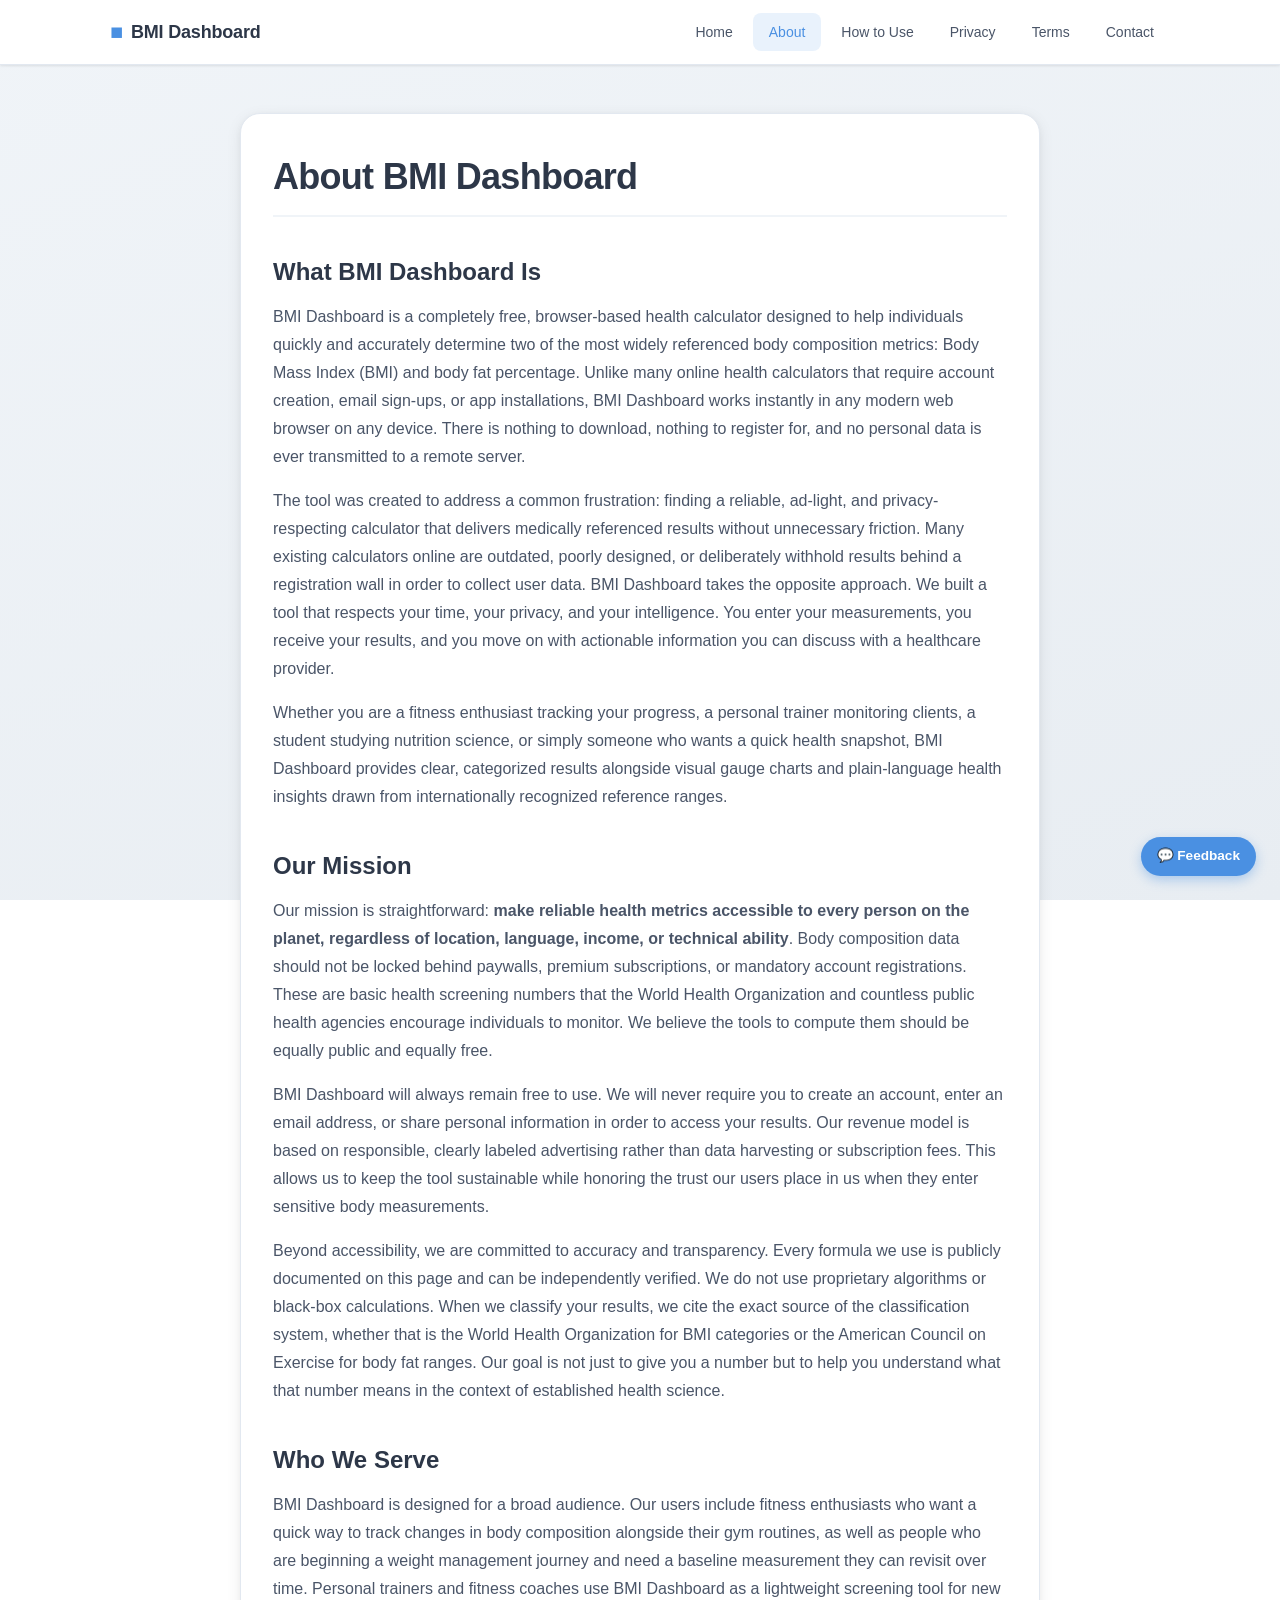
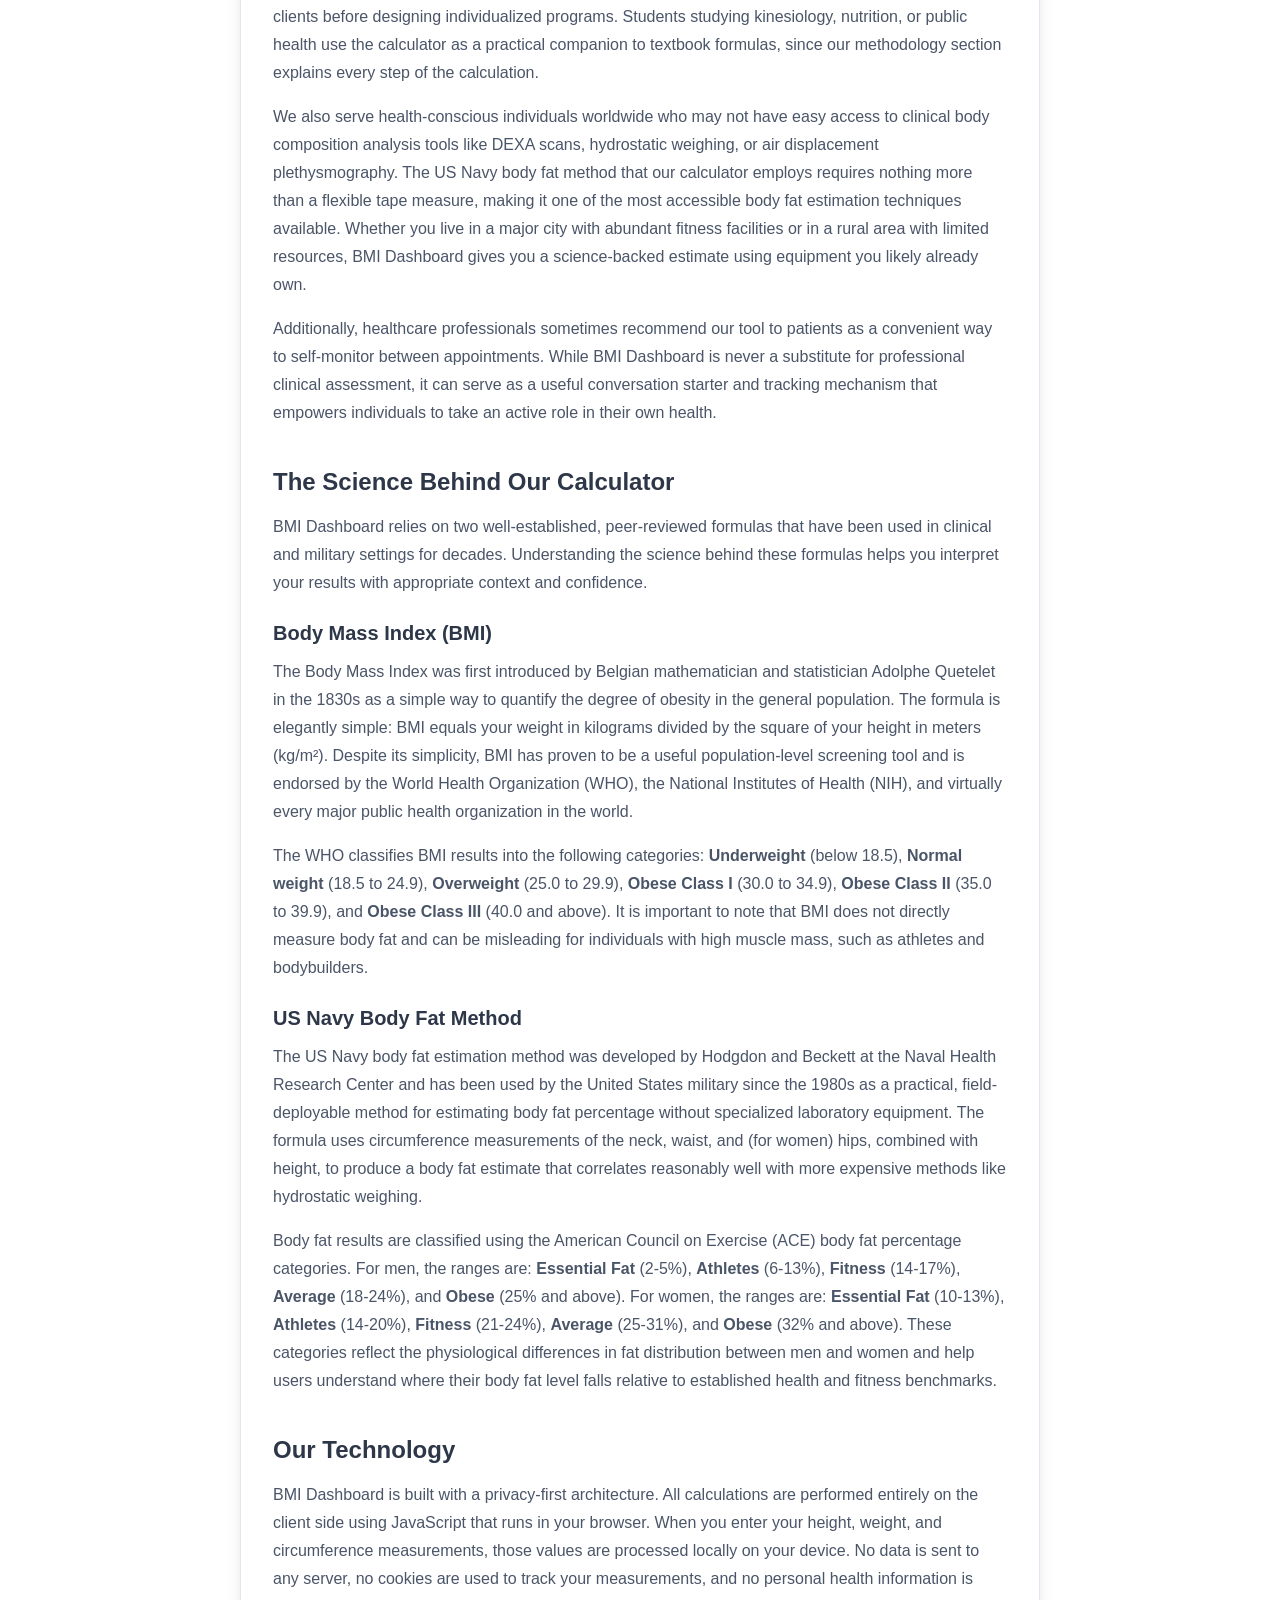
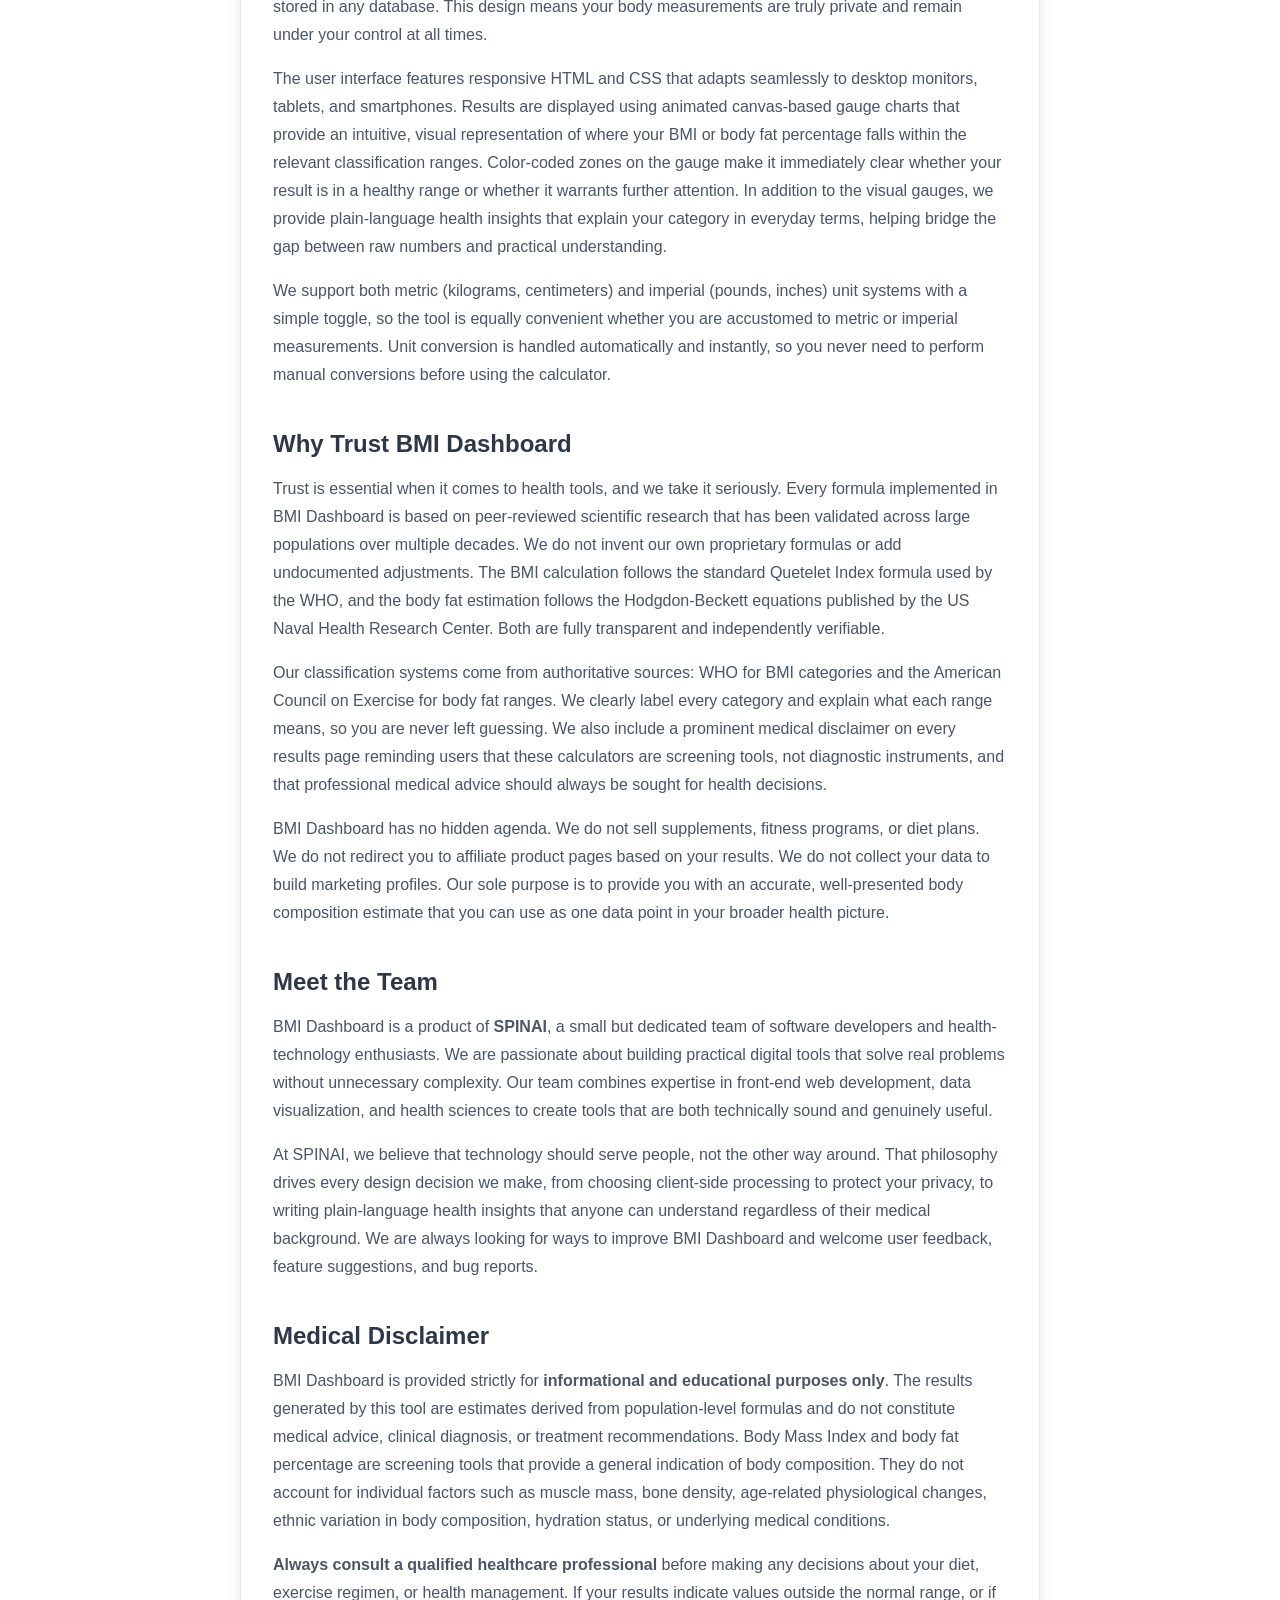
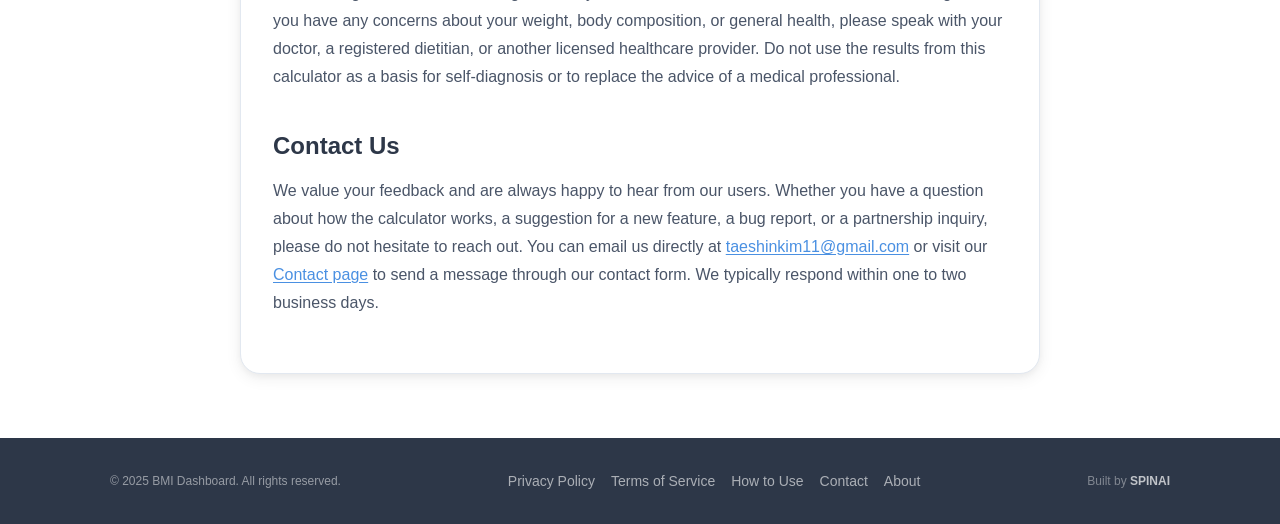
<file: about.html>
<!DOCTYPE html>
<html lang="en">
<head>
  <meta charset="UTF-8" />
  <meta name="viewport" content="width=device-width, initial-scale=1.0" />
  <title>About BMI Dashboard — Free BMI & Body Fat Calculator</title>
  <meta name="description" content="Learn about BMI Dashboard, a free health calculator using the US Navy method. Discover our mission, methodology, and team behind the tool." />
  <meta name="keywords" content="BMI calculator, body fat calculator, US Navy method, free health tool, body mass index, body composition, health metrics, SPINAI" />
  <meta name="robots" content="index, follow" />
  <link rel="canonical" href="https://bmi-bodyfat.vercel.app/about" />

  <!-- Open Graph -->
  <meta property="og:title" content="About BMI Dashboard — Free BMI & Body Fat Calculator" />
  <meta property="og:description" content="Learn about BMI Dashboard, a free health calculator using the US Navy method. Discover our mission, methodology, and team behind the tool." />
  <meta property="og:url" content="https://bmi-bodyfat.vercel.app/about" />
  <meta property="og:type" content="website" />
  <meta property="og:site_name" content="BMI Dashboard" />

  <link rel="icon" href="favicon.svg" type="image/svg+xml" />
  <link rel="manifest" href="manifest.json" />
  <meta name="theme-color" content="#4A90E2" />
  <meta name="robots" content="index, follow" />

  <!-- hreflang -->
  <link rel="alternate" hreflang="en" href="https://bmi-bodyfat.vercel.app/about" />
  <link rel="alternate" hreflang="ko" href="https://bmi-bodyfat.vercel.app/about" />
  <link rel="alternate" hreflang="ja" href="https://bmi-bodyfat.vercel.app/about" />
  <link rel="alternate" hreflang="zh" href="https://bmi-bodyfat.vercel.app/about" />
  <link rel="alternate" hreflang="es" href="https://bmi-bodyfat.vercel.app/about" />
  <link rel="alternate" hreflang="fr" href="https://bmi-bodyfat.vercel.app/about" />
  <link rel="alternate" hreflang="de" href="https://bmi-bodyfat.vercel.app/about" />
  <link rel="alternate" hreflang="pt" href="https://bmi-bodyfat.vercel.app/about" />
  <link rel="alternate" hreflang="x-default" href="https://bmi-bodyfat.vercel.app/about" />

  <link rel="stylesheet" href="css/style.css" />
  <script async src="https://pagead2.googlesyndication.com/pagead/js/adsbygoogle.js?client=ca-pub-7098271335538021" crossorigin="anonymous"></script>
  </head>
<body>

  <!-- Navbar -->
  <nav class="navbar">
    <div class="nav-container">
      <a href="index.html" class="nav-brand">
        <span class="nav-brand-icon">&#9632;</span> BMI Dashboard
      </a>
      <button class="nav-toggle" aria-label="Toggle navigation" aria-expanded="false">
        <span></span><span></span><span></span>
      </button>
      <ul class="nav-links">
        <li><a href="index.html">Home</a></li>
        <li><a href="about.html" class="active" aria-current="page">About</a></li>
        <li><a href="howto.html">How to Use</a></li>
        <li><a href="privacy.html">Privacy</a></li>
        <li><a href="terms.html">Terms</a></li>
        <li><a href="contact.html">Contact</a></li>
      </ul>
    </div>
  </nav>

  <!-- Main Content -->
  <main class="page-content">
    <div class="container">

      <article class="prose-card">
        <h1>About BMI Dashboard</h1>

        <!-- Section 1: What BMI Dashboard Is -->
        <h2>What BMI Dashboard Is</h2>
        <p>
          BMI Dashboard is a completely free, browser-based health calculator designed to help individuals
          quickly and accurately determine two of the most widely referenced body composition metrics:
          Body Mass Index (BMI) and body fat percentage. Unlike many online health calculators that require
          account creation, email sign-ups, or app installations, BMI Dashboard works instantly in any
          modern web browser on any device. There is nothing to download, nothing to register for, and
          no personal data is ever transmitted to a remote server.
        </p>
        <p>
          The tool was created to address a common frustration: finding a reliable, ad-light, and
          privacy-respecting calculator that delivers medically referenced results without unnecessary
          friction. Many existing calculators online are outdated, poorly designed, or deliberately
          withhold results behind a registration wall in order to collect user data. BMI Dashboard takes
          the opposite approach. We built a tool that respects your time, your privacy, and your
          intelligence. You enter your measurements, you receive your results, and you move on with
          actionable information you can discuss with a healthcare provider.
        </p>
        <p>
          Whether you are a fitness enthusiast tracking your progress, a personal trainer monitoring
          clients, a student studying nutrition science, or simply someone who wants a quick health
          snapshot, BMI Dashboard provides clear, categorized results alongside visual gauge charts and
          plain-language health insights drawn from internationally recognized reference ranges.
        </p>

        <!-- Section 2: Our Mission -->
        <h2>Our Mission</h2>
        <p>
          Our mission is straightforward: <strong>make reliable health metrics accessible to every person
          on the planet, regardless of location, language, income, or technical ability</strong>. Body
          composition data should not be locked behind paywalls, premium subscriptions, or mandatory
          account registrations. These are basic health screening numbers that the World Health
          Organization and countless public health agencies encourage individuals to monitor. We believe
          the tools to compute them should be equally public and equally free.
        </p>
        <p>
          BMI Dashboard will always remain free to use. We will never require you to create an account,
          enter an email address, or share personal information in order to access your results. Our
          revenue model is based on responsible, clearly labeled advertising rather than data harvesting
          or subscription fees. This allows us to keep the tool sustainable while honoring the trust our
          users place in us when they enter sensitive body measurements.
        </p>
        <p>
          Beyond accessibility, we are committed to accuracy and transparency. Every formula we use is
          publicly documented on this page and can be independently verified. We do not use proprietary
          algorithms or black-box calculations. When we classify your results, we cite the exact source
          of the classification system, whether that is the World Health Organization for BMI categories
          or the American Council on Exercise for body fat ranges. Our goal is not just to give you a
          number but to help you understand what that number means in the context of established health
          science.
        </p>

        <!-- Section 3: Who We Serve -->
        <h2>Who We Serve</h2>
        <p>
          BMI Dashboard is designed for a broad audience. Our users include fitness enthusiasts who want
          a quick way to track changes in body composition alongside their gym routines, as well as
          people who are beginning a weight management journey and need a baseline measurement they can
          revisit over time. Personal trainers and fitness coaches use BMI Dashboard as a lightweight
          screening tool for new clients before designing individualized programs. Students studying
          kinesiology, nutrition, or public health use the calculator as a practical companion to
          textbook formulas, since our methodology section explains every step of the calculation.
        </p>
        <p>
          We also serve health-conscious individuals worldwide who may not have easy access to clinical
          body composition analysis tools like DEXA scans, hydrostatic weighing, or air displacement
          plethysmography. The US Navy body fat method that our calculator employs requires nothing more
          than a flexible tape measure, making it one of the most accessible body fat estimation techniques
          available. Whether you live in a major city with abundant fitness facilities or in a rural area
          with limited resources, BMI Dashboard gives you a science-backed estimate using equipment you
          likely already own.
        </p>
        <p>
          Additionally, healthcare professionals sometimes recommend our tool to patients as a convenient
          way to self-monitor between appointments. While BMI Dashboard is never a substitute for
          professional clinical assessment, it can serve as a useful conversation starter and tracking
          mechanism that empowers individuals to take an active role in their own health.
        </p>

        <!-- Section 4: The Science Behind Our Calculator -->
        <h2>The Science Behind Our Calculator</h2>
        <p>
          BMI Dashboard relies on two well-established, peer-reviewed formulas that have been used in
          clinical and military settings for decades. Understanding the science behind these formulas
          helps you interpret your results with appropriate context and confidence.
        </p>
        <h3>Body Mass Index (BMI)</h3>
        <p>
          The Body Mass Index was first introduced by Belgian mathematician and statistician Adolphe
          Quetelet in the 1830s as a simple way to quantify the degree of obesity in the general
          population. The formula is elegantly simple: BMI equals your weight in kilograms divided by the
          square of your height in meters (kg/m&sup2;). Despite its simplicity, BMI has proven to be a
          useful population-level screening tool and is endorsed by the World Health Organization (WHO),
          the National Institutes of Health (NIH), and virtually every major public health organization
          in the world.
        </p>
        <p>
          The WHO classifies BMI results into the following categories: <strong>Underweight</strong>
          (below 18.5), <strong>Normal weight</strong> (18.5 to 24.9), <strong>Overweight</strong>
          (25.0 to 29.9), <strong>Obese Class I</strong> (30.0 to 34.9), <strong>Obese Class II</strong>
          (35.0 to 39.9), and <strong>Obese Class III</strong> (40.0 and above). It is important to note
          that BMI does not directly measure body fat and can be misleading for individuals with high
          muscle mass, such as athletes and bodybuilders.
        </p>
        <h3>US Navy Body Fat Method</h3>
        <p>
          The US Navy body fat estimation method was developed by Hodgdon and Beckett at the Naval Health
          Research Center and has been used by the United States military since the 1980s as a practical,
          field-deployable method for estimating body fat percentage without specialized laboratory
          equipment. The formula uses circumference measurements of the neck, waist, and (for women) hips,
          combined with height, to produce a body fat estimate that correlates reasonably well with more
          expensive methods like hydrostatic weighing.
        </p>
        <p>
          Body fat results are classified using the American Council on Exercise (ACE) body fat percentage
          categories. For men, the ranges are: <strong>Essential Fat</strong> (2-5%), <strong>Athletes</strong>
          (6-13%), <strong>Fitness</strong> (14-17%), <strong>Average</strong> (18-24%), and
          <strong>Obese</strong> (25% and above). For women, the ranges are: <strong>Essential Fat</strong>
          (10-13%), <strong>Athletes</strong> (14-20%), <strong>Fitness</strong> (21-24%),
          <strong>Average</strong> (25-31%), and <strong>Obese</strong> (32% and above). These categories
          reflect the physiological differences in fat distribution between men and women and help users
          understand where their body fat level falls relative to established health and fitness benchmarks.
        </p>

        <!-- Section 5: Our Technology -->
        <h2>Our Technology</h2>
        <p>
          BMI Dashboard is built with a privacy-first architecture. All calculations are performed
          entirely on the client side using JavaScript that runs in your browser. When you enter your
          height, weight, and circumference measurements, those values are processed locally on your
          device. No data is sent to any server, no cookies are used to track your measurements, and no
          personal health information is stored in any database. This design means your body measurements
          are truly private and remain under your control at all times.
        </p>
        <p>
          The user interface features responsive HTML and CSS that adapts seamlessly to desktop monitors,
          tablets, and smartphones. Results are displayed using animated canvas-based gauge charts that
          provide an intuitive, visual representation of where your BMI or body fat percentage falls
          within the relevant classification ranges. Color-coded zones on the gauge make it immediately
          clear whether your result is in a healthy range or whether it warrants further attention. In
          addition to the visual gauges, we provide plain-language health insights that explain your
          category in everyday terms, helping bridge the gap between raw numbers and practical
          understanding.
        </p>
        <p>
          We support both metric (kilograms, centimeters) and imperial (pounds, inches) unit systems
          with a simple toggle, so the tool is equally convenient whether you are accustomed to metric
          or imperial measurements. Unit conversion is handled automatically and instantly, so you never
          need to perform manual conversions before using the calculator.
        </p>

        <!-- Section 6: Why Trust BMI Dashboard -->
        <h2>Why Trust BMI Dashboard</h2>
        <p>
          Trust is essential when it comes to health tools, and we take it seriously. Every formula
          implemented in BMI Dashboard is based on peer-reviewed scientific research that has been
          validated across large populations over multiple decades. We do not invent our own proprietary
          formulas or add undocumented adjustments. The BMI calculation follows the standard Quetelet
          Index formula used by the WHO, and the body fat estimation follows the Hodgdon-Beckett
          equations published by the US Naval Health Research Center. Both are fully transparent and
          independently verifiable.
        </p>
        <p>
          Our classification systems come from authoritative sources: WHO for BMI categories and the
          American Council on Exercise for body fat ranges. We clearly label every category and explain
          what each range means, so you are never left guessing. We also include a prominent medical
          disclaimer on every results page reminding users that these calculators are screening tools,
          not diagnostic instruments, and that professional medical advice should always be sought for
          health decisions.
        </p>
        <p>
          BMI Dashboard has no hidden agenda. We do not sell supplements, fitness programs, or diet plans.
          We do not redirect you to affiliate product pages based on your results. We do not collect your
          data to build marketing profiles. Our sole purpose is to provide you with an accurate,
          well-presented body composition estimate that you can use as one data point in your broader
          health picture.
        </p>

        <!-- Section 7: Meet the Team -->
        <h2>Meet the Team</h2>
        <p>
          BMI Dashboard is a product of <strong>SPINAI</strong>, a small but dedicated team of software
          developers and health-technology enthusiasts. We are passionate about building practical digital
          tools that solve real problems without unnecessary complexity. Our team combines expertise in
          front-end web development, data visualization, and health sciences to create tools that are
          both technically sound and genuinely useful.
        </p>
        <p>
          At SPINAI, we believe that technology should serve people, not the other way around. That
          philosophy drives every design decision we make, from choosing client-side processing to
          protect your privacy, to writing plain-language health insights that anyone can understand
          regardless of their medical background. We are always looking for ways to improve BMI Dashboard
          and welcome user feedback, feature suggestions, and bug reports.
        </p>

        <!-- Section 8: Medical Disclaimer -->
        <h2>Medical Disclaimer</h2>
        <p>
          BMI Dashboard is provided strictly for <strong>informational and educational purposes
          only</strong>. The results generated by this tool are estimates derived from population-level
          formulas and do not constitute medical advice, clinical diagnosis, or treatment
          recommendations. Body Mass Index and body fat percentage are screening tools that provide a
          general indication of body composition. They do not account for individual factors such as
          muscle mass, bone density, age-related physiological changes, ethnic variation in body
          composition, hydration status, or underlying medical conditions.
        </p>
        <p>
          <strong>Always consult a qualified healthcare professional</strong> before making any decisions
          about your diet, exercise regimen, or health management. If your results indicate values
          outside the normal range, or if you have any concerns about your weight, body composition, or
          general health, please speak with your doctor, a registered dietitian, or another licensed
          healthcare provider. Do not use the results from this calculator as a basis for self-diagnosis
          or to replace the advice of a medical professional.
        </p>

        <!-- Section 9: Contact Us -->
        <h2>Contact Us</h2>
        <p>
          We value your feedback and are always happy to hear from our users. Whether you have a question
          about how the calculator works, a suggestion for a new feature, a bug report, or a partnership
          inquiry, please do not hesitate to reach out. You can email us directly at
          <a href="mailto:taeshinkim11@gmail.com">taeshinkim11@gmail.com</a> or visit our
          <a href="contact.html">Contact page</a> to send a message through our contact form. We
          typically respond within one to two business days.
        </p>
      </article>

    </div>
  </main>

  <!-- Footer -->
  <footer class="site-footer">
    <div class="container footer-inner">
      <p class="footer-copy">&copy; 2025 BMI Dashboard. All rights reserved.</p>
      <nav class="footer-links" aria-label="Footer navigation">
        <a href="privacy.html">Privacy Policy</a>
        <a href="terms.html">Terms of Service</a>
        <a href="howto.html">How to Use</a>
        <a href="contact.html">Contact</a>
        <a href="about.html">About</a>
      </nav>
      <p class="footer-brand">Built by <strong>SPINAI</strong></p>
    </div>
  </footer>

  <!-- Feedback Widget -->
  <div id="bmi-feedback-widget" style="position:fixed;bottom:1.5rem;right:1.5rem;z-index:9999;display:flex;flex-direction:column;align-items:flex-end;gap:0.5rem;">
    <a id="bmi-feedback-mailto" href="mailto:taeshinkim11@gmail.com?subject=Feedback%20-%20BMI%20Dashboard" id="bmi-feedback-btn" style="display:inline-flex;align-items:center;gap:0.4rem;background:#4A90E2;color:#fff;font-size:0.85rem;font-weight:600;padding:0.55rem 1rem;border-radius:2rem;text-decoration:none;box-shadow:0 4px 12px rgba(74,144,226,0.4);transition:background 0.2s;" onmouseover="this.style.background='#357abd'" onmouseout="this.style.background='#4A90E2'" aria-label="Send feedback via email"><span id="bmi-feedback-btn">💬 Feedback</span></a>
  </div>

  <script>
    // Mobile nav toggle
    const toggle = document.querySelector('.nav-toggle');
    const navLinks = document.querySelector('.nav-links');
    if (toggle && navLinks) {
      toggle.addEventListener('click', () => {
        const expanded = toggle.getAttribute('aria-expanded') === 'true';
        toggle.setAttribute('aria-expanded', String(!expanded));
        navLinks.classList.toggle('open');
      });
    }
  </script>
  <script src="js/i18n.js" defer></script>

</body>
</html>
</file>
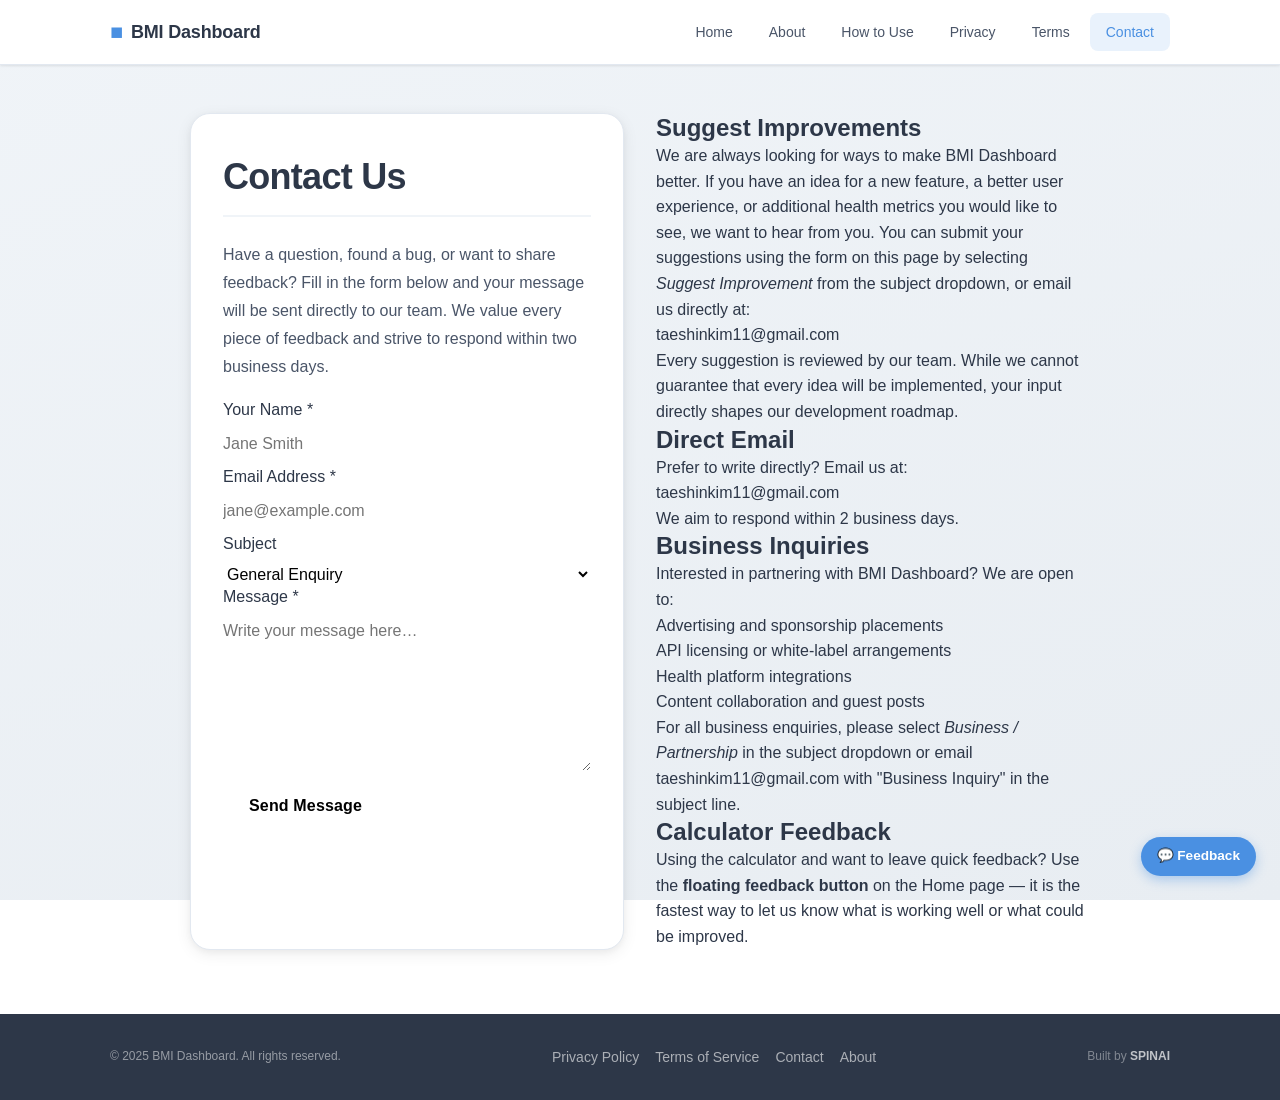
<file: contact.html>
<!DOCTYPE html>
<html lang="en">
<head>
  <meta charset="UTF-8" />
  <meta name="viewport" content="width=device-width, initial-scale=1.0" />
  <title>Contact Us — BMI Dashboard</title>
  <meta name="description" content="Contact the BMI Dashboard team for feedback, bug reports, feature requests, or business inquiries. We respond within 2 business days." />
  <meta name="keywords" content="contact BMI Dashboard, BMI calculator feedback, report bug, feature request, health tool support" />
  <meta name="robots" content="index, follow" />
  <link rel="canonical" href="https://bmi-bodyfat.vercel.app/contact" />

  <!-- Open Graph -->
  <meta property="og:title" content="Contact Us — BMI Dashboard" />
  <meta property="og:description" content="Contact the BMI Dashboard team for feedback, bug reports, feature requests, or business inquiries. We respond within 2 business days." />
  <meta property="og:type" content="website" />
  <meta property="og:url" content="https://bmi-bodyfat.vercel.app/contact" />
  <meta property="og:site_name" content="BMI Dashboard" />

  <link rel="icon" href="favicon.svg" type="image/svg+xml" />
  <link rel="manifest" href="manifest.json" />
  <meta name="theme-color" content="#4A90E2" />

  <!-- hreflang -->
  <link rel="alternate" hreflang="en" href="https://bmi-bodyfat.vercel.app/contact" />
  <link rel="alternate" hreflang="ko" href="https://bmi-bodyfat.vercel.app/contact" />
  <link rel="alternate" hreflang="ja" href="https://bmi-bodyfat.vercel.app/contact" />
  <link rel="alternate" hreflang="zh" href="https://bmi-bodyfat.vercel.app/contact" />
  <link rel="alternate" hreflang="es" href="https://bmi-bodyfat.vercel.app/contact" />
  <link rel="alternate" hreflang="fr" href="https://bmi-bodyfat.vercel.app/contact" />
  <link rel="alternate" hreflang="de" href="https://bmi-bodyfat.vercel.app/contact" />
  <link rel="alternate" hreflang="pt" href="https://bmi-bodyfat.vercel.app/contact" />
  <link rel="alternate" hreflang="x-default" href="https://bmi-bodyfat.vercel.app/contact" />

  <link rel="stylesheet" href="css/style.css" />
  <script async src="https://pagead2.googlesyndication.com/pagead/js/adsbygoogle.js?client=ca-pub-7098271335538021" crossorigin="anonymous"></script>
  </head>
<body>

  <!-- Navbar -->
  <nav class="navbar">
    <div class="nav-container">
      <a href="index.html" class="nav-brand">
        <span class="nav-brand-icon">&#9632;</span> BMI Dashboard
      </a>
      <button class="nav-toggle" aria-label="Toggle navigation" aria-expanded="false">
        <span></span><span></span><span></span>
      </button>
      <ul class="nav-links">
        <li><a href="index.html">Home</a></li>
        <li><a href="about.html">About</a></li>
        <li><a href="howto.html">How to Use</a></li>
        <li><a href="privacy.html">Privacy</a></li>
        <li><a href="terms.html">Terms</a></li>
        <li><a href="contact.html" class="active" aria-current="page">Contact</a></li>
      </ul>
    </div>
  </nav>

  <!-- Main Content -->
  <main class="page-content">
    <div class="container">

      <div class="contact-layout">

        <!-- Contact Form -->
        <section class="prose-card contact-form-card">
          <h1>Contact Us</h1>
          <p>
            Have a question, found a bug, or want to share feedback? Fill in the form below and
            your message will be sent directly to our team. We value every piece of feedback
            and strive to respond within two business days.
          </p>

          <form
            id="contactForm"
            class="contact-form"
            onsubmit="handleSubmit(event)"
            novalidate
          >
            <div class="form-group">
              <label for="contactName">Your Name <span class="required">*</span></label>
              <input
                type="text"
                id="contactName"
                name="name"
                placeholder="Jane Smith"
                required
                autocomplete="name"
              />
              <span class="field-error" id="nameError"></span>
            </div>

            <div class="form-group">
              <label for="contactEmail">Email Address <span class="required">*</span></label>
              <input
                type="email"
                id="contactEmail"
                name="email"
                placeholder="jane@example.com"
                required
                autocomplete="email"
              />
              <span class="field-error" id="emailError"></span>
            </div>

            <div class="form-group">
              <label for="contactSubject">Subject</label>
              <select id="contactSubject" name="subject">
                <option value="General Enquiry">General Enquiry</option>
                <option value="Bug Report">Bug Report</option>
                <option value="Feature Request">Feature Request</option>
                <option value="Suggest Improvement">Suggest Improvement</option>
                <option value="Business / Partnership">Business / Partnership</option>
                <option value="Other">Other</option>
              </select>
            </div>

            <div class="form-group">
              <label for="contactMessage">Message <span class="required">*</span></label>
              <textarea
                id="contactMessage"
                name="message"
                rows="6"
                placeholder="Write your message here…"
                required
              ></textarea>
              <span class="field-error" id="messageError"></span>
            </div>

            <button type="submit" class="btn btn-primary btn-full">
              Send Message
            </button>
          </form>

          <div id="formSuccess" class="form-success" hidden>
            <p>
              Your email client should have opened with your message pre-filled.
              If it did not open automatically, please email us directly at
              <a href="mailto:taeshinkim11@gmail.com">taeshinkim11@gmail.com</a>.
            </p>
          </div>
        </section>

        <!-- Side Info -->
        <aside class="contact-info-card">

          <div class="info-block info-block--highlight">
            <h2>Suggest Improvements</h2>
            <p>
              We are always looking for ways to make BMI Dashboard better. If you have an idea
              for a new feature, a better user experience, or additional health metrics you would
              like to see, we want to hear from you. You can submit your suggestions using the
              form on this page by selecting <em>Suggest Improvement</em> from the subject
              dropdown, or email us directly at:
            </p>
            <a class="email-link" href="mailto:taeshinkim11@gmail.com">taeshinkim11@gmail.com</a>
            <p>
              Every suggestion is reviewed by our team. While we cannot guarantee that every idea
              will be implemented, your input directly shapes our development roadmap.
            </p>
          </div>

          <div class="info-block">
            <h2>Direct Email</h2>
            <p>Prefer to write directly? Email us at:</p>
            <a class="email-link" href="mailto:taeshinkim11@gmail.com">taeshinkim11@gmail.com</a>
            <p class="response-note">We aim to respond within 2 business days.</p>
          </div>

          <div class="info-block">
            <h2>Business Inquiries</h2>
            <p>
              Interested in partnering with BMI Dashboard? We are open to:
            </p>
            <ul>
              <li>Advertising and sponsorship placements</li>
              <li>API licensing or white-label arrangements</li>
              <li>Health platform integrations</li>
              <li>Content collaboration and guest posts</li>
            </ul>
            <p>
              For all business enquiries, please select <em>Business / Partnership</em> in the
              subject dropdown or email
              <a href="mailto:taeshinkim11@gmail.com">taeshinkim11@gmail.com</a> with "Business Inquiry"
              in the subject line.
            </p>
          </div>

          <div class="info-block">
            <h2>Calculator Feedback</h2>
            <p>
              Using the calculator and want to leave quick feedback? Use the
              <strong>floating feedback button</strong> on the
              <a href="index.html">Home page</a> — it is the fastest way to let us know
              what is working well or what could be improved.
            </p>
          </div>

        </aside>

      </div>

    </div>
  </main>

  <!-- Footer -->
  <footer class="site-footer">
    <div class="container footer-inner">
      <p class="footer-copy">&copy; 2025 BMI Dashboard. All rights reserved.</p>
      <nav class="footer-links" aria-label="Footer navigation">
        <a href="privacy.html">Privacy Policy</a>
        <a href="terms.html">Terms of Service</a>
        <a href="contact.html">Contact</a>
        <a href="about.html">About</a>
      </nav>
      <p class="footer-brand">Built by <strong>SPINAI</strong></p>
    </div>
  </footer>

  <script>
    // Mobile nav toggle
    const toggle = document.querySelector('.nav-toggle');
    const navLinks = document.querySelector('.nav-links');
    if (toggle && navLinks) {
      toggle.addEventListener('click', () => {
        const expanded = toggle.getAttribute('aria-expanded') === 'true';
        toggle.setAttribute('aria-expanded', String(!expanded));
        navLinks.classList.toggle('open');
      });
    }

    // Contact form: validate + mailto submit
    function handleSubmit(e) {
      e.preventDefault();
      const form = e.target;

      const name    = document.getElementById('contactName');
      const email   = document.getElementById('contactEmail');
      const message = document.getElementById('contactMessage');
      const subject = document.getElementById('contactSubject');

      let valid = true;

      // Reset errors
      ['nameError', 'emailError', 'messageError'].forEach(id => {
        document.getElementById(id).textContent = '';
      });

      if (!name.value.trim()) {
        document.getElementById('nameError').textContent = 'Please enter your name.';
        name.focus();
        valid = false;
      }

      if (!email.value.trim() || !/^[^\s@]+@[^\s@]+\.[^\s@]+$/.test(email.value.trim())) {
        document.getElementById('emailError').textContent = 'Please enter a valid email address.';
        if (valid) email.focus();
        valid = false;
      }

      if (!message.value.trim()) {
        document.getElementById('messageError').textContent = 'Please enter a message.';
        if (valid) message.focus();
        valid = false;
      }

      if (!valid) return;

      // Build mailto: URL
      const subjectLine = encodeURIComponent(`[BMI Dashboard] ${subject.value}`);
      const body = encodeURIComponent(
        `Name: ${name.value.trim()}\nEmail: ${email.value.trim()}\n\n${message.value.trim()}`
      );
      const mailtoURL = `mailto:taeshinkim11@gmail.com?subject=${subjectLine}&body=${body}`;

      // Open mail client
      window.location.href = mailtoURL;

      // Show success note
      form.hidden = true;
      document.getElementById('formSuccess').hidden = false;
    }
  </script>

  <!-- Feedback Widget -->
  <div id="bmi-feedback-widget" style="position:fixed;bottom:1.5rem;right:1.5rem;z-index:9999;display:flex;flex-direction:column;align-items:flex-end;gap:0.5rem;">
    <a id="bmi-feedback-mailto" href="mailto:taeshinkim11@gmail.com?subject=Feedback%20-%20BMI%20Dashboard" style="display:inline-flex;align-items:center;gap:0.4rem;background:#4A90E2;color:#fff;font-size:0.85rem;font-weight:600;padding:0.55rem 1rem;border-radius:2rem;text-decoration:none;box-shadow:0 4px 12px rgba(74,144,226,0.4);transition:background 0.2s;" onmouseover="this.style.background='#357abd'" onmouseout="this.style.background='#4A90E2'" aria-label="Send feedback via email"><span id="bmi-feedback-btn">💬 Feedback</span></a>
  </div>
  <script src="js/i18n.js" defer></script>

</body>
</html>
</file>
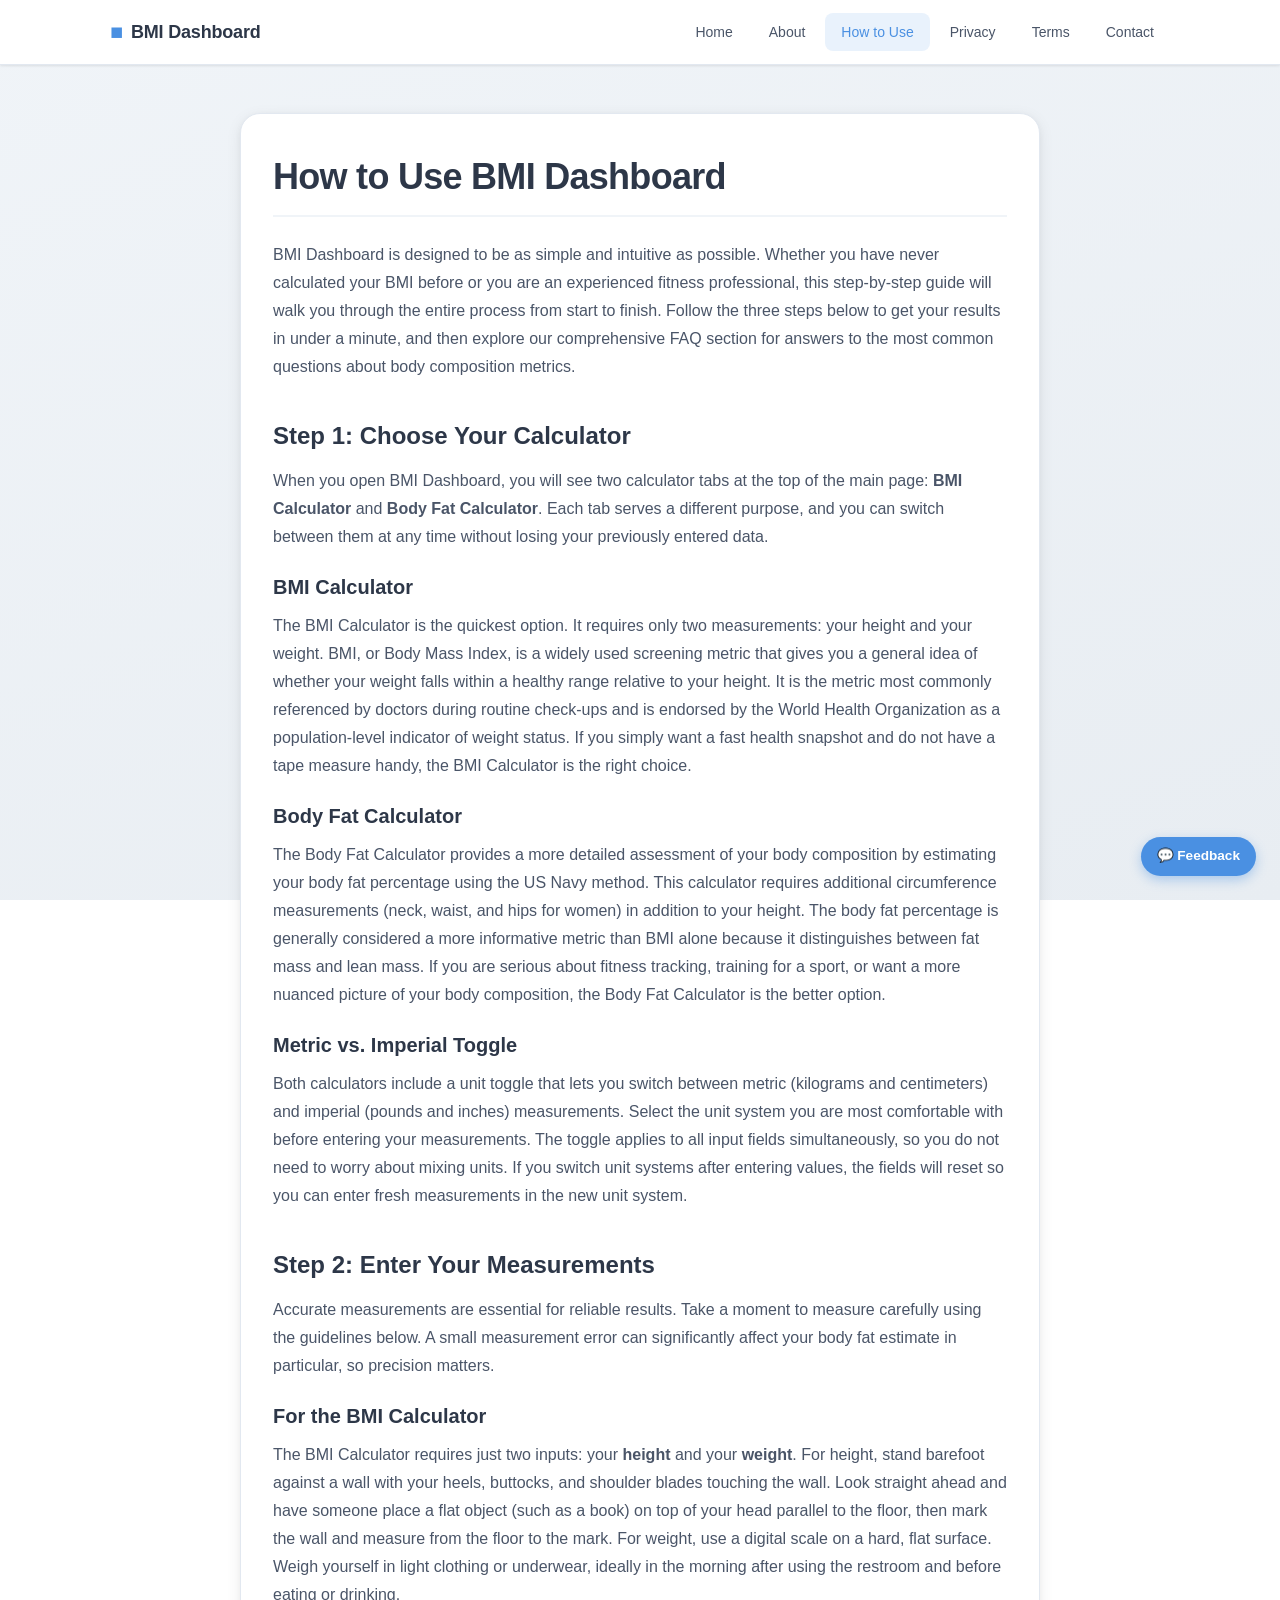
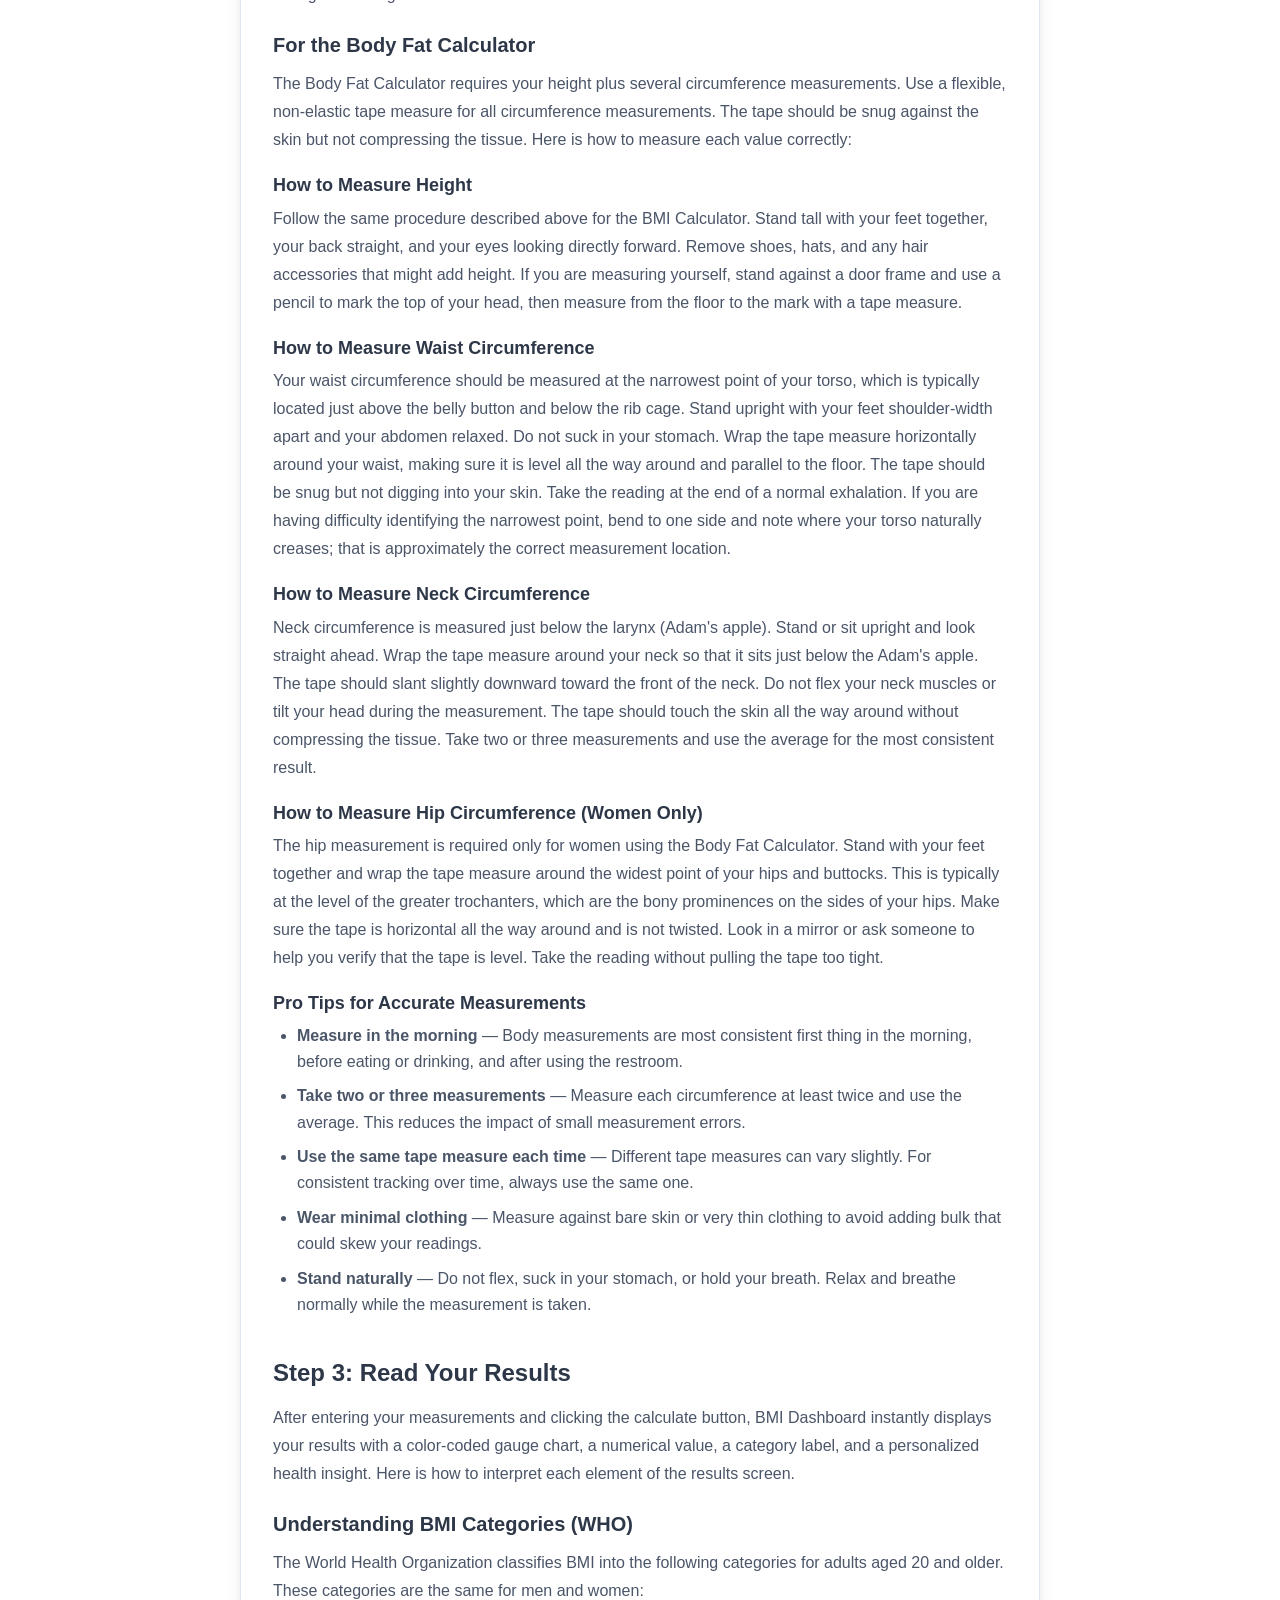
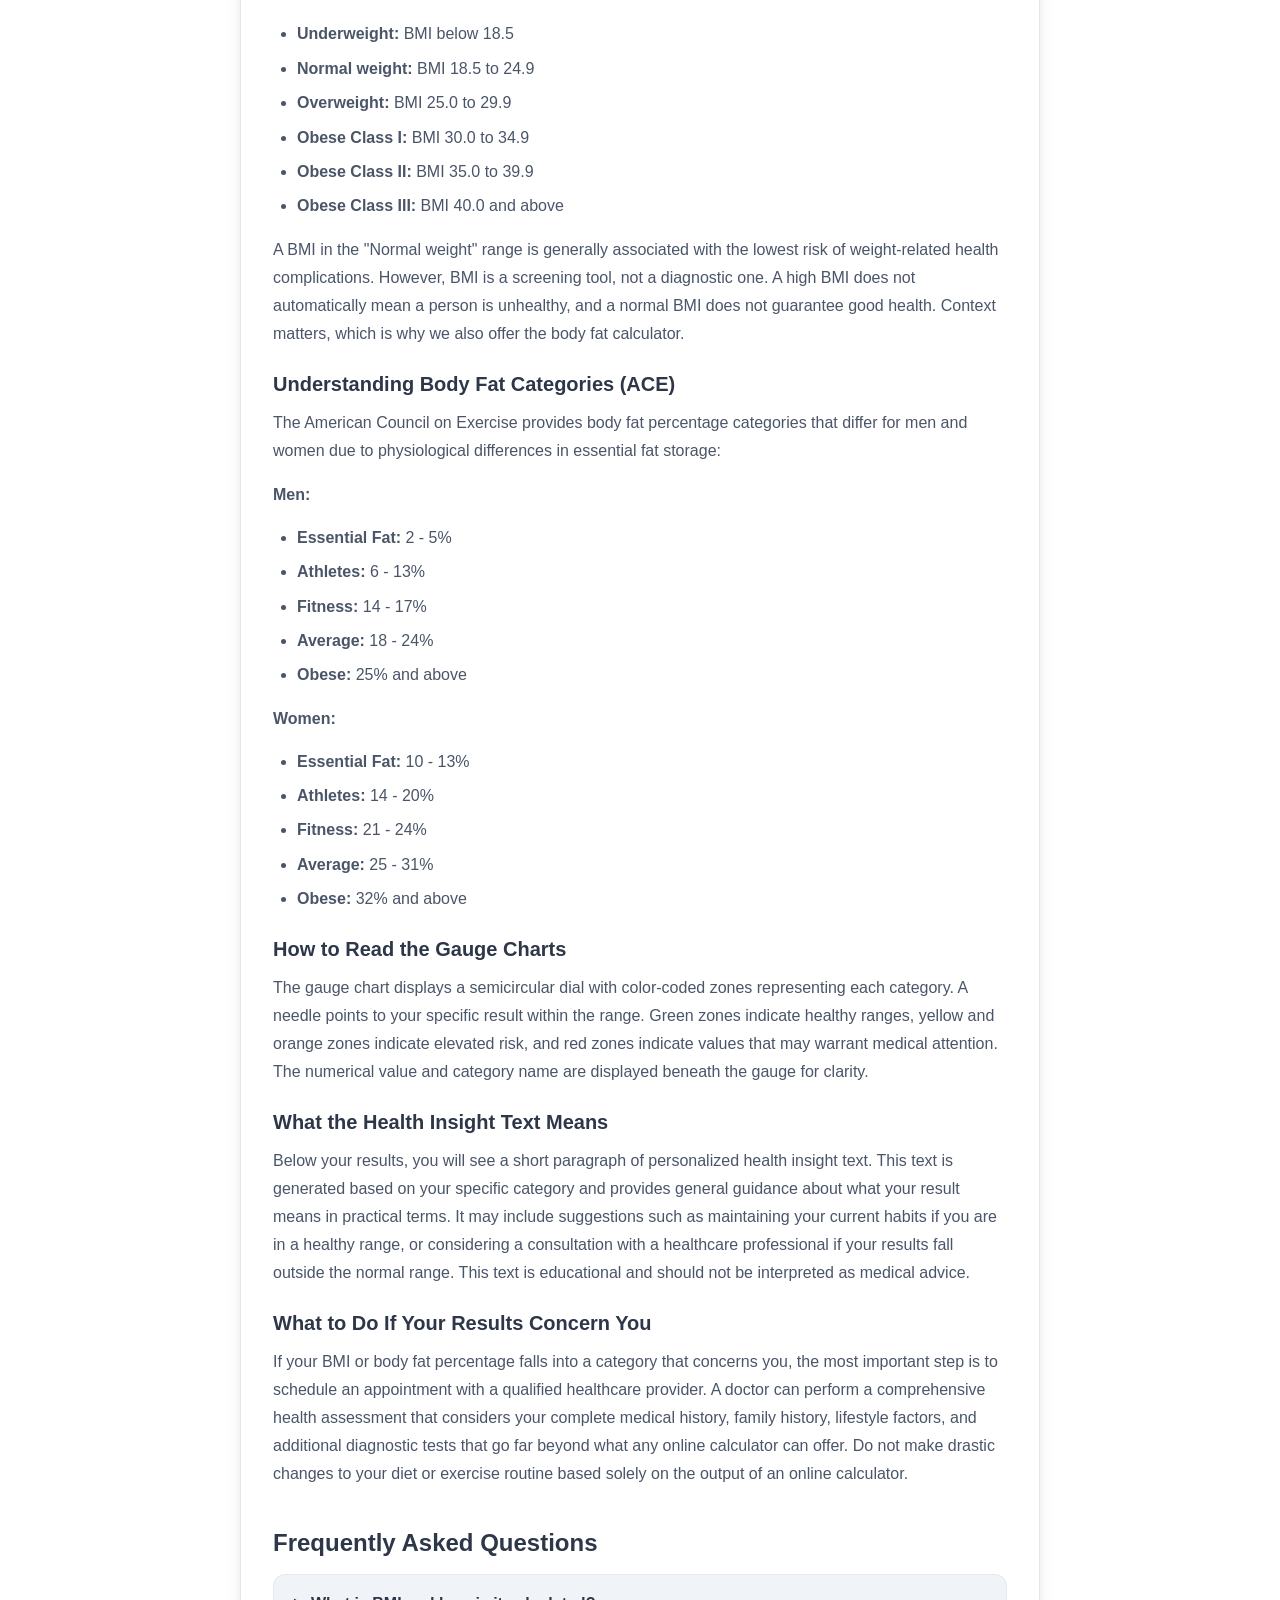
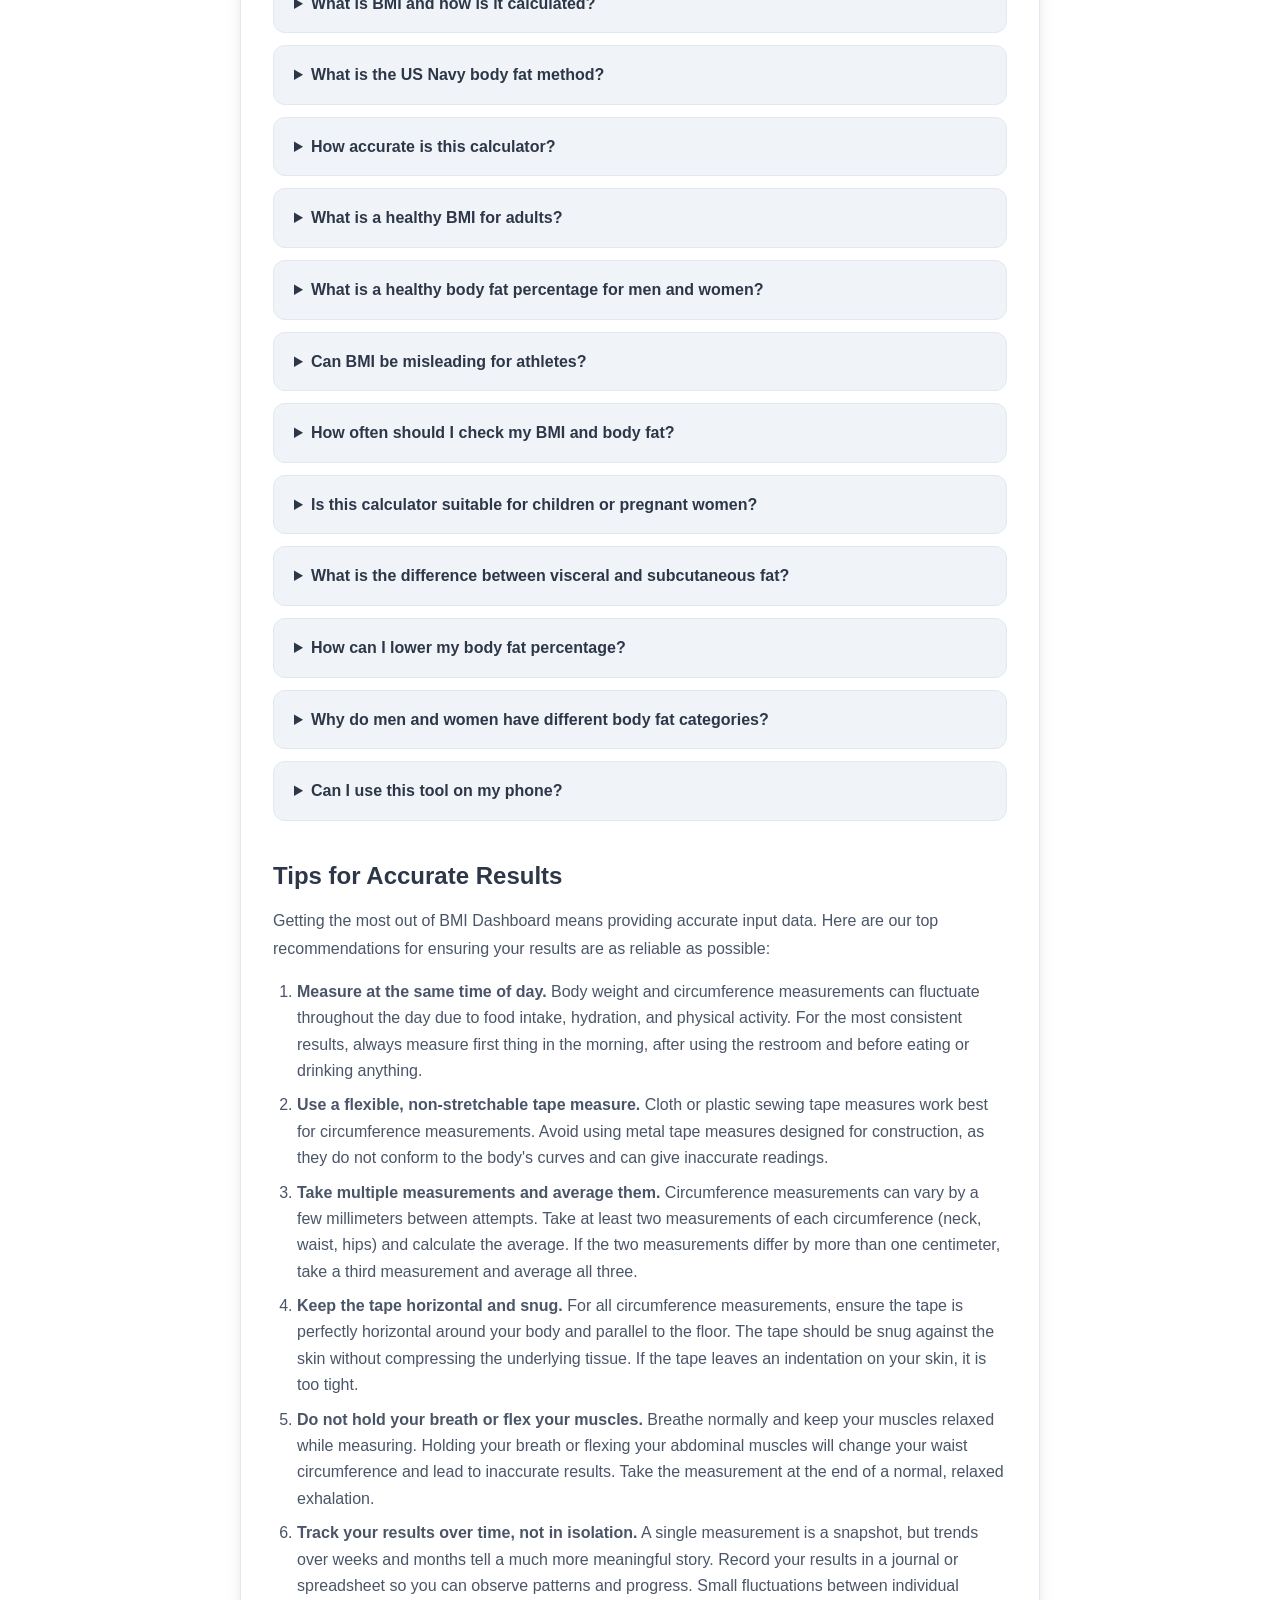
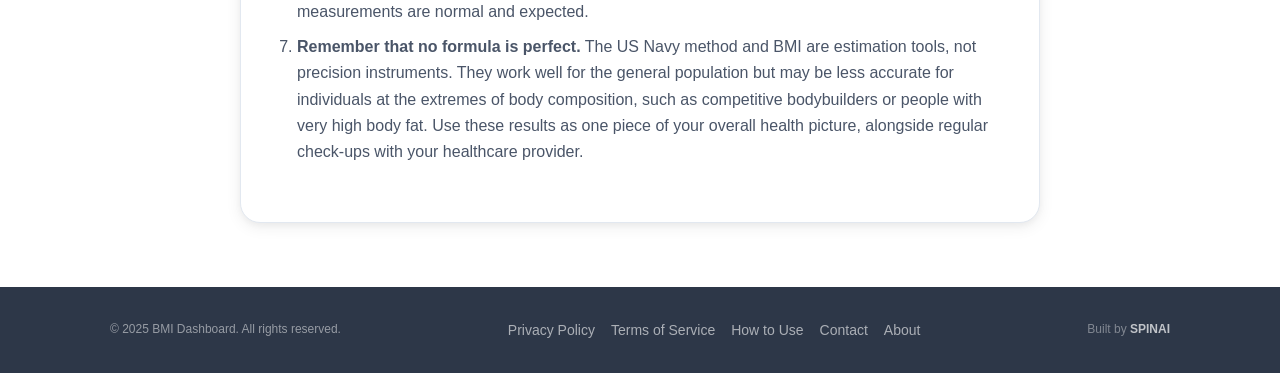
<file: howto.html>
<!DOCTYPE html>
<html lang="en">
<head>
  <meta charset="UTF-8" />
  <meta name="viewport" content="width=device-width, initial-scale=1.0" />
  <title>How to Use BMI Dashboard — Step-by-Step Guide & FAQ</title>
  <meta name="description" content="Learn how to use BMI Dashboard in 3 easy steps. Calculate your BMI and body fat percentage with our detailed guide and comprehensive FAQ." />
  <meta name="keywords" content="how to calculate BMI, how to measure body fat, BMI calculator guide, US Navy body fat method, body fat measurement, waist circumference measurement" />
  <meta name="robots" content="index, follow" />
  <link rel="canonical" href="https://bmi-bodyfat.vercel.app/howto" />

  <!-- Open Graph -->
  <meta property="og:title" content="How to Use BMI Dashboard — Step-by-Step Guide & FAQ" />
  <meta property="og:description" content="Learn how to use BMI Dashboard in 3 easy steps. Calculate your BMI and body fat percentage with our detailed guide and comprehensive FAQ." />
  <meta property="og:url" content="https://bmi-bodyfat.vercel.app/howto" />
  <meta property="og:type" content="website" />
  <meta property="og:site_name" content="BMI Dashboard" />

  <link rel="icon" href="favicon.svg" type="image/svg+xml" />
  <link rel="manifest" href="manifest.json" />
  <meta name="theme-color" content="#4A90E2" />

  <!-- hreflang -->
  <link rel="alternate" hreflang="en" href="https://bmi-bodyfat.vercel.app/howto" />
  <link rel="alternate" hreflang="ko" href="https://bmi-bodyfat.vercel.app/howto" />
  <link rel="alternate" hreflang="ja" href="https://bmi-bodyfat.vercel.app/howto" />
  <link rel="alternate" hreflang="zh" href="https://bmi-bodyfat.vercel.app/howto" />
  <link rel="alternate" hreflang="es" href="https://bmi-bodyfat.vercel.app/howto" />
  <link rel="alternate" hreflang="fr" href="https://bmi-bodyfat.vercel.app/howto" />
  <link rel="alternate" hreflang="de" href="https://bmi-bodyfat.vercel.app/howto" />
  <link rel="alternate" hreflang="pt" href="https://bmi-bodyfat.vercel.app/howto" />
  <link rel="alternate" hreflang="x-default" href="https://bmi-bodyfat.vercel.app/howto" />

  <link rel="stylesheet" href="css/style.css" />
  <script async src="https://pagead2.googlesyndication.com/pagead/js/adsbygoogle.js?client=ca-pub-7098271335538021" crossorigin="anonymous"></script>
  </head>
<body>

  <!-- Navbar -->
  <nav class="navbar">
    <div class="nav-container">
      <a href="index.html" class="nav-brand">
        <span class="nav-brand-icon">&#9632;</span> BMI Dashboard
      </a>
      <button class="nav-toggle" aria-label="Toggle navigation" aria-expanded="false">
        <span></span><span></span><span></span>
      </button>
      <ul class="nav-links">
        <li><a href="index.html">Home</a></li>
        <li><a href="about.html">About</a></li>
        <li><a href="howto.html" class="active" aria-current="page">How to Use</a></li>
        <li><a href="privacy.html">Privacy</a></li>
        <li><a href="terms.html">Terms</a></li>
        <li><a href="contact.html">Contact</a></li>
      </ul>
    </div>
  </nav>

  <!-- Main Content -->
  <main class="page-content">
    <div class="container">

      <article class="prose-card">
        <h1>How to Use BMI Dashboard</h1>

        <p>
          BMI Dashboard is designed to be as simple and intuitive as possible. Whether you have never
          calculated your BMI before or you are an experienced fitness professional, this step-by-step
          guide will walk you through the entire process from start to finish. Follow the three steps
          below to get your results in under a minute, and then explore our comprehensive FAQ section
          for answers to the most common questions about body composition metrics.
        </p>

        <!-- Step 1 -->
        <h2>Step 1: Choose Your Calculator</h2>
        <p>
          When you open BMI Dashboard, you will see two calculator tabs at the top of the main page:
          <strong>BMI Calculator</strong> and <strong>Body Fat Calculator</strong>. Each tab serves a
          different purpose, and you can switch between them at any time without losing your previously
          entered data.
        </p>
        <h3>BMI Calculator</h3>
        <p>
          The BMI Calculator is the quickest option. It requires only two measurements: your height and
          your weight. BMI, or Body Mass Index, is a widely used screening metric that gives you a
          general idea of whether your weight falls within a healthy range relative to your height. It
          is the metric most commonly referenced by doctors during routine check-ups and is endorsed by
          the World Health Organization as a population-level indicator of weight status. If you simply
          want a fast health snapshot and do not have a tape measure handy, the BMI Calculator is the
          right choice.
        </p>
        <h3>Body Fat Calculator</h3>
        <p>
          The Body Fat Calculator provides a more detailed assessment of your body composition by
          estimating your body fat percentage using the US Navy method. This calculator requires
          additional circumference measurements (neck, waist, and hips for women) in addition to your
          height. The body fat percentage is generally considered a more informative metric than BMI
          alone because it distinguishes between fat mass and lean mass. If you are serious about
          fitness tracking, training for a sport, or want a more nuanced picture of your body
          composition, the Body Fat Calculator is the better option.
        </p>
        <h3>Metric vs. Imperial Toggle</h3>
        <p>
          Both calculators include a unit toggle that lets you switch between metric (kilograms and
          centimeters) and imperial (pounds and inches) measurements. Select the unit system you are
          most comfortable with before entering your measurements. The toggle applies to all input
          fields simultaneously, so you do not need to worry about mixing units. If you switch unit
          systems after entering values, the fields will reset so you can enter fresh measurements in
          the new unit system.
        </p>

        <!-- Step 2 -->
        <h2>Step 2: Enter Your Measurements</h2>
        <p>
          Accurate measurements are essential for reliable results. Take a moment to measure carefully
          using the guidelines below. A small measurement error can significantly affect your body fat
          estimate in particular, so precision matters.
        </p>

        <h3>For the BMI Calculator</h3>
        <p>
          The BMI Calculator requires just two inputs: your <strong>height</strong> and your
          <strong>weight</strong>. For height, stand barefoot against a wall with your heels, buttocks,
          and shoulder blades touching the wall. Look straight ahead and have someone place a flat object
          (such as a book) on top of your head parallel to the floor, then mark the wall and measure from
          the floor to the mark. For weight, use a digital scale on a hard, flat surface. Weigh yourself
          in light clothing or underwear, ideally in the morning after using the restroom and before eating
          or drinking.
        </p>

        <h3>For the Body Fat Calculator</h3>
        <p>
          The Body Fat Calculator requires your height plus several circumference measurements. Use a
          flexible, non-elastic tape measure for all circumference measurements. The tape should be snug
          against the skin but not compressing the tissue. Here is how to measure each value correctly:
        </p>

        <h4>How to Measure Height</h4>
        <p>
          Follow the same procedure described above for the BMI Calculator. Stand tall with your feet
          together, your back straight, and your eyes looking directly forward. Remove shoes, hats, and
          any hair accessories that might add height. If you are measuring yourself, stand against a
          door frame and use a pencil to mark the top of your head, then measure from the floor to the
          mark with a tape measure.
        </p>

        <h4>How to Measure Waist Circumference</h4>
        <p>
          Your waist circumference should be measured at the narrowest point of your torso, which is
          typically located just above the belly button and below the rib cage. Stand upright with your
          feet shoulder-width apart and your abdomen relaxed. Do not suck in your stomach. Wrap the tape
          measure horizontally around your waist, making sure it is level all the way around and parallel
          to the floor. The tape should be snug but not digging into your skin. Take the reading at the
          end of a normal exhalation. If you are having difficulty identifying the narrowest point, bend
          to one side and note where your torso naturally creases; that is approximately the correct
          measurement location.
        </p>

        <h4>How to Measure Neck Circumference</h4>
        <p>
          Neck circumference is measured just below the larynx (Adam's apple). Stand or sit upright and
          look straight ahead. Wrap the tape measure around your neck so that it sits just below the
          Adam's apple. The tape should slant slightly downward toward the front of the neck. Do not
          flex your neck muscles or tilt your head during the measurement. The tape should touch the skin
          all the way around without compressing the tissue. Take two or three measurements and use the
          average for the most consistent result.
        </p>

        <h4>How to Measure Hip Circumference (Women Only)</h4>
        <p>
          The hip measurement is required only for women using the Body Fat Calculator. Stand with your
          feet together and wrap the tape measure around the widest point of your hips and buttocks. This
          is typically at the level of the greater trochanters, which are the bony prominences on the
          sides of your hips. Make sure the tape is horizontal all the way around and is not twisted.
          Look in a mirror or ask someone to help you verify that the tape is level. Take the reading
          without pulling the tape too tight.
        </p>

        <h4>Pro Tips for Accurate Measurements</h4>
        <ul>
          <li><strong>Measure in the morning</strong> — Body measurements are most consistent first thing
            in the morning, before eating or drinking, and after using the restroom.</li>
          <li><strong>Take two or three measurements</strong> — Measure each circumference at least twice
            and use the average. This reduces the impact of small measurement errors.</li>
          <li><strong>Use the same tape measure each time</strong> — Different tape measures can vary
            slightly. For consistent tracking over time, always use the same one.</li>
          <li><strong>Wear minimal clothing</strong> — Measure against bare skin or very thin clothing to
            avoid adding bulk that could skew your readings.</li>
          <li><strong>Stand naturally</strong> — Do not flex, suck in your stomach, or hold your breath.
            Relax and breathe normally while the measurement is taken.</li>
        </ul>

        <!-- Step 3 -->
        <h2>Step 3: Read Your Results</h2>
        <p>
          After entering your measurements and clicking the calculate button, BMI Dashboard instantly
          displays your results with a color-coded gauge chart, a numerical value, a category label, and
          a personalized health insight. Here is how to interpret each element of the results screen.
        </p>

        <h3>Understanding BMI Categories (WHO)</h3>
        <p>
          The World Health Organization classifies BMI into the following categories for adults aged 20
          and older. These categories are the same for men and women:
        </p>
        <ul>
          <li><strong>Underweight:</strong> BMI below 18.5</li>
          <li><strong>Normal weight:</strong> BMI 18.5 to 24.9</li>
          <li><strong>Overweight:</strong> BMI 25.0 to 29.9</li>
          <li><strong>Obese Class I:</strong> BMI 30.0 to 34.9</li>
          <li><strong>Obese Class II:</strong> BMI 35.0 to 39.9</li>
          <li><strong>Obese Class III:</strong> BMI 40.0 and above</li>
        </ul>
        <p>
          A BMI in the "Normal weight" range is generally associated with the lowest risk of
          weight-related health complications. However, BMI is a screening tool, not a diagnostic one.
          A high BMI does not automatically mean a person is unhealthy, and a normal BMI does not
          guarantee good health. Context matters, which is why we also offer the body fat calculator.
        </p>

        <h3>Understanding Body Fat Categories (ACE)</h3>
        <p>
          The American Council on Exercise provides body fat percentage categories that differ for men
          and women due to physiological differences in essential fat storage:
        </p>
        <p><strong>Men:</strong></p>
        <ul>
          <li><strong>Essential Fat:</strong> 2 - 5%</li>
          <li><strong>Athletes:</strong> 6 - 13%</li>
          <li><strong>Fitness:</strong> 14 - 17%</li>
          <li><strong>Average:</strong> 18 - 24%</li>
          <li><strong>Obese:</strong> 25% and above</li>
        </ul>
        <p><strong>Women:</strong></p>
        <ul>
          <li><strong>Essential Fat:</strong> 10 - 13%</li>
          <li><strong>Athletes:</strong> 14 - 20%</li>
          <li><strong>Fitness:</strong> 21 - 24%</li>
          <li><strong>Average:</strong> 25 - 31%</li>
          <li><strong>Obese:</strong> 32% and above</li>
        </ul>

        <h3>How to Read the Gauge Charts</h3>
        <p>
          The gauge chart displays a semicircular dial with color-coded zones representing each category.
          A needle points to your specific result within the range. Green zones indicate healthy ranges,
          yellow and orange zones indicate elevated risk, and red zones indicate values that may warrant
          medical attention. The numerical value and category name are displayed beneath the gauge for
          clarity.
        </p>

        <h3>What the Health Insight Text Means</h3>
        <p>
          Below your results, you will see a short paragraph of personalized health insight text. This
          text is generated based on your specific category and provides general guidance about what
          your result means in practical terms. It may include suggestions such as maintaining your
          current habits if you are in a healthy range, or considering a consultation with a healthcare
          professional if your results fall outside the normal range. This text is educational and
          should not be interpreted as medical advice.
        </p>

        <h3>What to Do If Your Results Concern You</h3>
        <p>
          If your BMI or body fat percentage falls into a category that concerns you, the most important
          step is to schedule an appointment with a qualified healthcare provider. A doctor can perform
          a comprehensive health assessment that considers your complete medical history, family history,
          lifestyle factors, and additional diagnostic tests that go far beyond what any online calculator
          can offer. Do not make drastic changes to your diet or exercise routine based solely on the
          output of an online calculator.
        </p>

        <!-- FAQ Section -->
        <h2>Frequently Asked Questions</h2>

        <details>
          <summary>What is BMI and how is it calculated?</summary>
          <p>
            BMI stands for Body Mass Index, a numerical value derived from your weight and height. The
            formula is straightforward: divide your weight in kilograms by the square of your height in
            meters (kg/m&sup2;). For example, a person who weighs 70 kg and is 1.75 m tall would have a
            BMI of 70 / (1.75 x 1.75) = 22.9. The concept was introduced by Belgian mathematician Adolphe
            Quetelet in the 1830s and has since become the most widely used population-level screening tool
            for weight classification. The World Health Organization uses BMI to categorize adults into
            weight status groups ranging from underweight to obese.
          </p>
        </details>

        <details>
          <summary>What is the US Navy body fat method?</summary>
          <p>
            The US Navy body fat method is a circumference-based formula developed by researchers Hodgdon
            and Beckett at the Naval Health Research Center. It estimates body fat percentage using
            measurements of neck and waist circumference (plus hip circumference for women) along with
            height. The method was designed as a practical, field-ready alternative to laboratory techniques
            like hydrostatic weighing or DEXA scanning. It has been used by the US military since the 1980s
            for fitness assessments and body composition screening. While not as precise as laboratory
            methods, it provides a reasonably accurate estimate for most individuals.
          </p>
        </details>

        <details>
          <summary>How accurate is this calculator?</summary>
          <p>
            The BMI calculation is mathematically exact given accurate height and weight inputs. The US Navy
            body fat formula is an estimation method with a reported margin of error of approximately 3 to 4
            percentage points compared to hydrostatic weighing in research studies. This means if the
            calculator reports 20% body fat, your actual body fat could be between approximately 16% and
            24%. Accuracy depends heavily on how precisely you take your circumference measurements.
            Following the measurement guidelines provided on this page will help minimize error. For the
            most precise body fat measurement, consider a DEXA scan or hydrostatic weighing performed by
            a professional.
          </p>
        </details>

        <details>
          <summary>What is a healthy BMI for adults?</summary>
          <p>
            According to the World Health Organization, a healthy BMI for adults aged 20 and older falls
            between 18.5 and 24.9. This range is associated with the lowest statistical risk of
            weight-related health problems such as type 2 diabetes, cardiovascular disease, and certain
            cancers. However, BMI is a population-level statistic and does not account for individual
            variation in muscle mass, bone density, or body fat distribution. An athlete with significant
            muscle mass may have a BMI above 25 while being perfectly healthy. Conversely, a sedentary
            individual with a normal BMI may still have excess body fat. BMI should always be considered
            alongside other health indicators.
          </p>
        </details>

        <details>
          <summary>What is a healthy body fat percentage for men and women?</summary>
          <p>
            Healthy body fat ranges differ between men and women because women naturally carry more
            essential fat for reproductive and hormonal functions. According to the American Council on
            Exercise, the "Fitness" category for men is 14 to 17% body fat, while for women it is 21 to
            24%. The "Average" category, which is still considered acceptable for general health, is 18 to
            24% for men and 25 to 31% for women. Body fat below the "Essential Fat" threshold (2-5% for
            men, 10-13% for women) can be dangerous and may impair normal physiological function. Very low
            body fat levels are generally seen only in competitive bodybuilders during contest preparation
            and are not sustainable long-term.
          </p>
        </details>

        <details>
          <summary>Can BMI be misleading for athletes?</summary>
          <p>
            Yes, BMI can be significantly misleading for athletes, bodybuilders, and anyone with above-average
            muscle mass. Because BMI uses total body weight without distinguishing between muscle and fat, a
            muscular individual may be classified as overweight or even obese despite having a low body fat
            percentage. For example, many professional rugby players, football linemen, and competitive
            weightlifters have BMIs above 30 while being in excellent physical condition. This is one of the
            most commonly cited limitations of BMI as a health metric. If you are athletic or muscular, the
            Body Fat Calculator will give you a more meaningful assessment of your body composition than BMI
            alone.
          </p>
        </details>

        <details>
          <summary>How often should I check my BMI and body fat?</summary>
          <p>
            For most people, checking BMI and body fat once every four to eight weeks is sufficient to
            track meaningful changes in body composition. Body composition changes gradually, and daily or
            weekly fluctuations in weight are often caused by water retention, meal timing, and hormonal
            cycles rather than actual changes in fat or muscle mass. If you are actively following a
            structured diet or exercise program, monthly check-ins provide a good balance between
            monitoring progress and avoiding the anxiety of over-frequent measurement. Always measure
            under the same conditions (same time of day, same clothing, same tape measure) for the most
            consistent and comparable results over time.
          </p>
        </details>

        <details>
          <summary>Is this calculator suitable for children or pregnant women?</summary>
          <p>
            No. BMI Dashboard is designed for non-pregnant adults aged 20 and older. BMI categories for
            children and adolescents are calculated differently and use age- and sex-specific percentile
            charts rather than the fixed thresholds used for adults. Pediatric BMI assessment should be
            performed by a pediatrician using growth charts from the CDC or WHO. Pregnant women should not
            use BMI or body fat calculators to assess their body composition, as weight gain during
            pregnancy is expected and necessary for the health of both mother and baby. If you need body
            composition guidance during pregnancy, consult your obstetrician or midwife.
          </p>
        </details>

        <details>
          <summary>What is the difference between visceral and subcutaneous fat?</summary>
          <p>
            Subcutaneous fat is the layer of fat stored directly beneath the skin. It is the fat you can
            pinch on your arms, thighs, and abdomen. While excess subcutaneous fat can be a cosmetic
            concern, it is generally less dangerous from a health perspective. Visceral fat, on the other
            hand, is stored deep inside the abdominal cavity, surrounding vital organs such as the liver,
            pancreas, and intestines. High levels of visceral fat are strongly associated with increased
            risk of type 2 diabetes, heart disease, stroke, and certain cancers. Neither BMI nor the US
            Navy method can distinguish between these two types of fat. A DEXA scan or CT scan is required
            for visceral fat measurement.
          </p>
        </details>

        <details>
          <summary>How can I lower my body fat percentage?</summary>
          <p>
            Reducing body fat percentage requires a sustained caloric deficit combined with regular physical
            activity. The most effective approach combines a balanced, nutrient-dense diet with both
            cardiovascular exercise and resistance training. Resistance training is particularly important
            because it helps preserve lean muscle mass during weight loss, which in turn supports a healthy
            metabolism. Aim for gradual fat loss of approximately 0.5 to 1 pound per week, as more rapid
            weight loss can lead to muscle loss and metabolic adaptation. Avoid crash diets or extreme
            caloric restriction. Adequate sleep, stress management, and hydration also play important roles
            in fat loss. Consult a registered dietitian or certified personal trainer for a personalized plan.
          </p>
        </details>

        <details>
          <summary>Why do men and women have different body fat categories?</summary>
          <p>
            Men and women have different body fat categories because of fundamental biological differences
            in fat storage and distribution. Women naturally carry more essential fat than men due to the
            physiological demands of reproductive health, hormonal regulation, and breast tissue. Essential
            fat for women is approximately 10 to 13%, compared to just 2 to 5% for men. This essential fat
            is necessary for normal hormone production, fertility, and overall health. Women also tend to
            store more fat in the hips, thighs, and breasts, while men tend to accumulate fat around the
            abdomen. These differences mean that a body fat percentage that is healthy for a man would be
            dangerously low for a woman, which is why separate classification scales exist.
          </p>
        </details>

        <details>
          <summary>Can I use this tool on my phone?</summary>
          <p>
            Yes. BMI Dashboard is fully responsive and works on smartphones, tablets, laptops, and desktop
            computers. The interface automatically adapts to your screen size, so all input fields, buttons,
            and result displays are easy to use on smaller screens. The gauge charts scale to fit your
            device, and the navigation menu collapses into a mobile-friendly hamburger menu on narrow
            screens. There is no app to download. Simply visit
            <a href="https://bmi-bodyfat.vercel.app">bmi-bodyfat.vercel.app</a> in any modern mobile
            browser such as Chrome, Safari, Firefox, or Edge, and you can calculate your BMI and body fat
            percentage instantly.
          </p>
        </details>

        <!-- Tips Section -->
        <h2>Tips for Accurate Results</h2>
        <p>
          Getting the most out of BMI Dashboard means providing accurate input data. Here are our top
          recommendations for ensuring your results are as reliable as possible:
        </p>

        <ol>
          <li>
            <strong>Measure at the same time of day.</strong> Body weight and circumference measurements
            can fluctuate throughout the day due to food intake, hydration, and physical activity. For
            the most consistent results, always measure first thing in the morning, after using the
            restroom and before eating or drinking anything.
          </li>
          <li>
            <strong>Use a flexible, non-stretchable tape measure.</strong> Cloth or plastic sewing tape
            measures work best for circumference measurements. Avoid using metal tape measures designed
            for construction, as they do not conform to the body's curves and can give inaccurate
            readings.
          </li>
          <li>
            <strong>Take multiple measurements and average them.</strong> Circumference measurements can
            vary by a few millimeters between attempts. Take at least two measurements of each
            circumference (neck, waist, hips) and calculate the average. If the two measurements differ
            by more than one centimeter, take a third measurement and average all three.
          </li>
          <li>
            <strong>Keep the tape horizontal and snug.</strong> For all circumference measurements, ensure
            the tape is perfectly horizontal around your body and parallel to the floor. The tape should
            be snug against the skin without compressing the underlying tissue. If the tape leaves an
            indentation on your skin, it is too tight.
          </li>
          <li>
            <strong>Do not hold your breath or flex your muscles.</strong> Breathe normally and keep your
            muscles relaxed while measuring. Holding your breath or flexing your abdominal muscles will
            change your waist circumference and lead to inaccurate results. Take the measurement at the
            end of a normal, relaxed exhalation.
          </li>
          <li>
            <strong>Track your results over time, not in isolation.</strong> A single measurement is a
            snapshot, but trends over weeks and months tell a much more meaningful story. Record your
            results in a journal or spreadsheet so you can observe patterns and progress. Small
            fluctuations between individual measurements are normal and expected.
          </li>
          <li>
            <strong>Remember that no formula is perfect.</strong> The US Navy method and BMI are
            estimation tools, not precision instruments. They work well for the general population but
            may be less accurate for individuals at the extremes of body composition, such as competitive
            bodybuilders or people with very high body fat. Use these results as one piece of your
            overall health picture, alongside regular check-ups with your healthcare provider.
          </li>
        </ol>

      </article>

    </div>
  </main>

  <!-- Footer -->
  <footer class="site-footer">
    <div class="container footer-inner">
      <p class="footer-copy">&copy; 2025 BMI Dashboard. All rights reserved.</p>
      <nav class="footer-links" aria-label="Footer navigation">
        <a href="privacy.html">Privacy Policy</a>
        <a href="terms.html">Terms of Service</a>
        <a href="howto.html">How to Use</a>
        <a href="contact.html">Contact</a>
        <a href="about.html">About</a>
      </nav>
      <p class="footer-brand">Built by <strong>SPINAI</strong></p>
    </div>
  </footer>

  <!-- Feedback Widget -->
  <div id="bmi-feedback-widget" style="position:fixed;bottom:1.5rem;right:1.5rem;z-index:9999;display:flex;flex-direction:column;align-items:flex-end;gap:0.5rem;">
    <a id="bmi-feedback-mailto" href="mailto:taeshinkim11@gmail.com?subject=Feedback%20-%20BMI%20Dashboard" style="display:inline-flex;align-items:center;gap:0.4rem;background:#4A90E2;color:#fff;font-size:0.85rem;font-weight:600;padding:0.55rem 1rem;border-radius:2rem;text-decoration:none;box-shadow:0 4px 12px rgba(74,144,226,0.4);transition:background 0.2s;" onmouseover="this.style.background='#357abd'" onmouseout="this.style.background='#4A90E2'" aria-label="Send feedback via email"><span id="bmi-feedback-btn">💬 Feedback</span></a>
  </div>

  <script>
    // Mobile nav toggle
    const toggle = document.querySelector('.nav-toggle');
    const navLinks = document.querySelector('.nav-links');
    if (toggle && navLinks) {
      toggle.addEventListener('click', () => {
        const expanded = toggle.getAttribute('aria-expanded') === 'true';
        toggle.setAttribute('aria-expanded', String(!expanded));
        navLinks.classList.toggle('open');
      });
    }
  </script>
  <script src="js/i18n.js" defer></script>

</body>
</html>
</file>
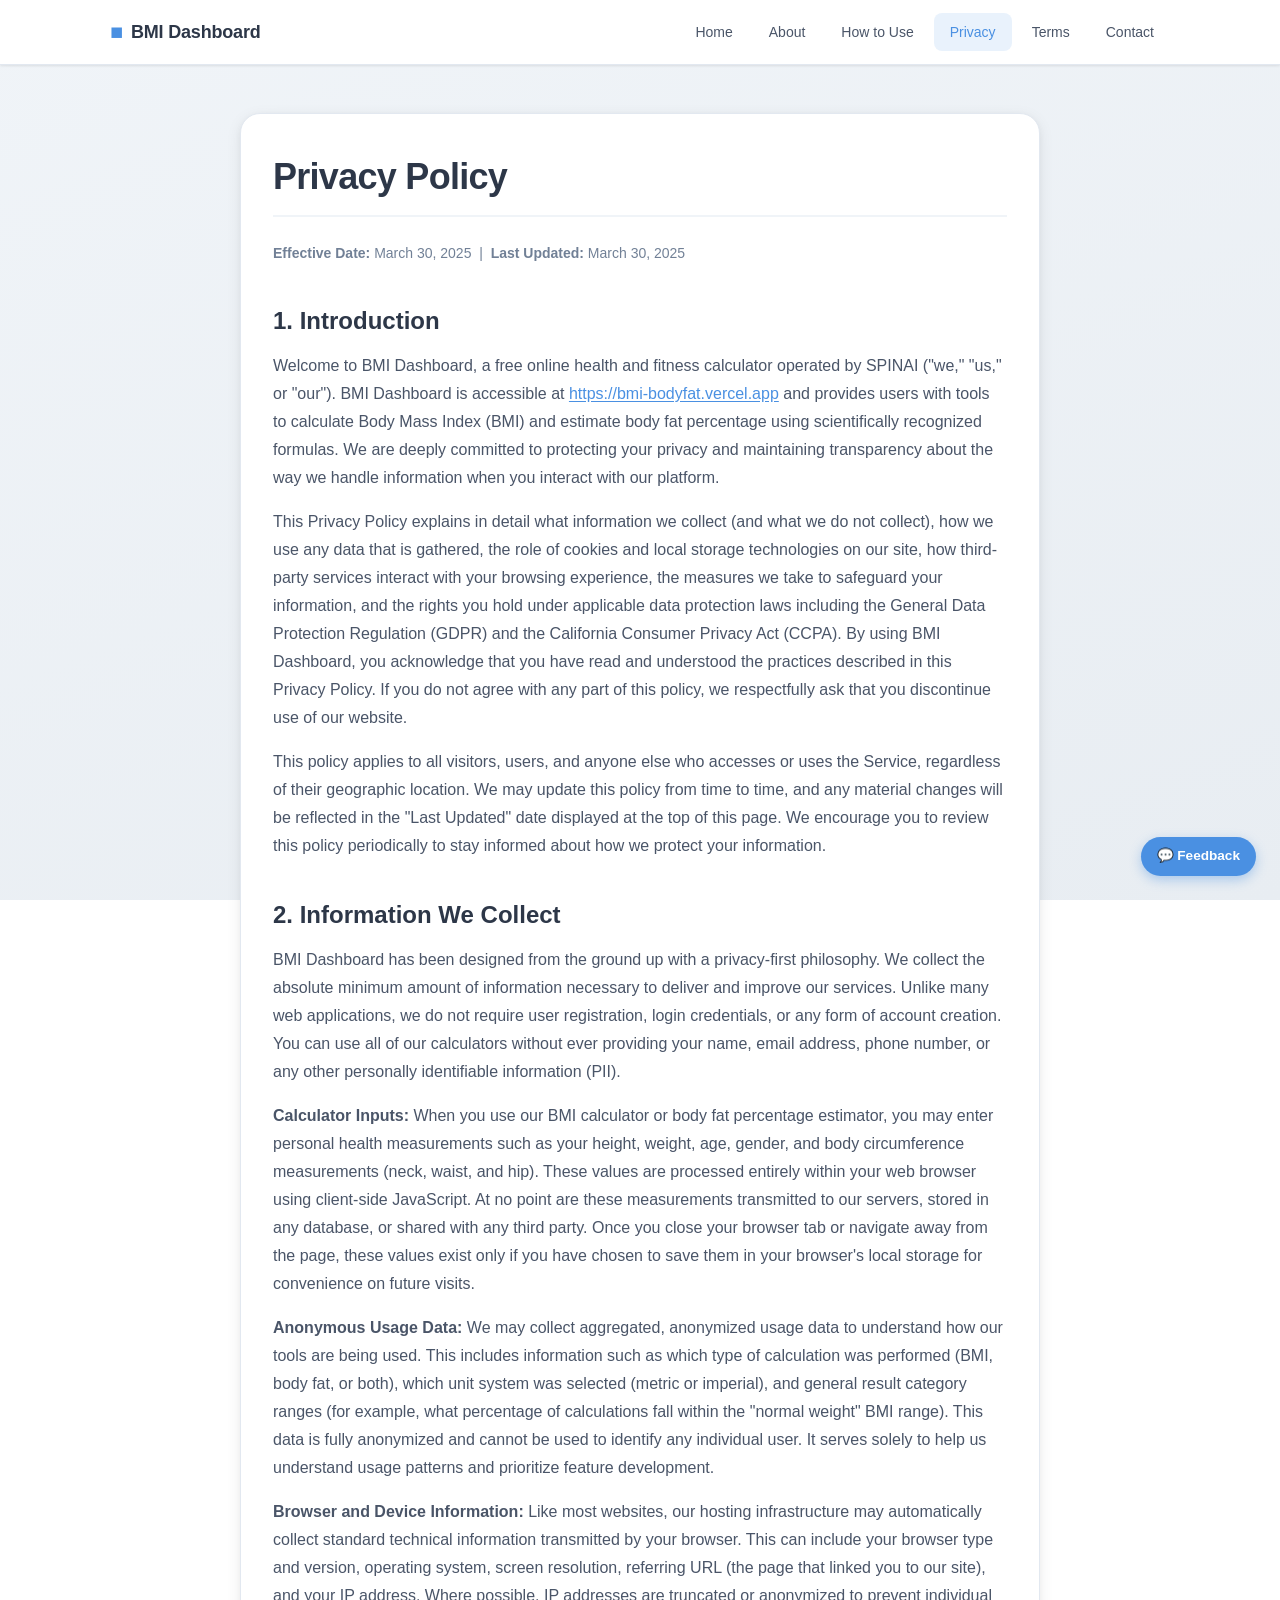
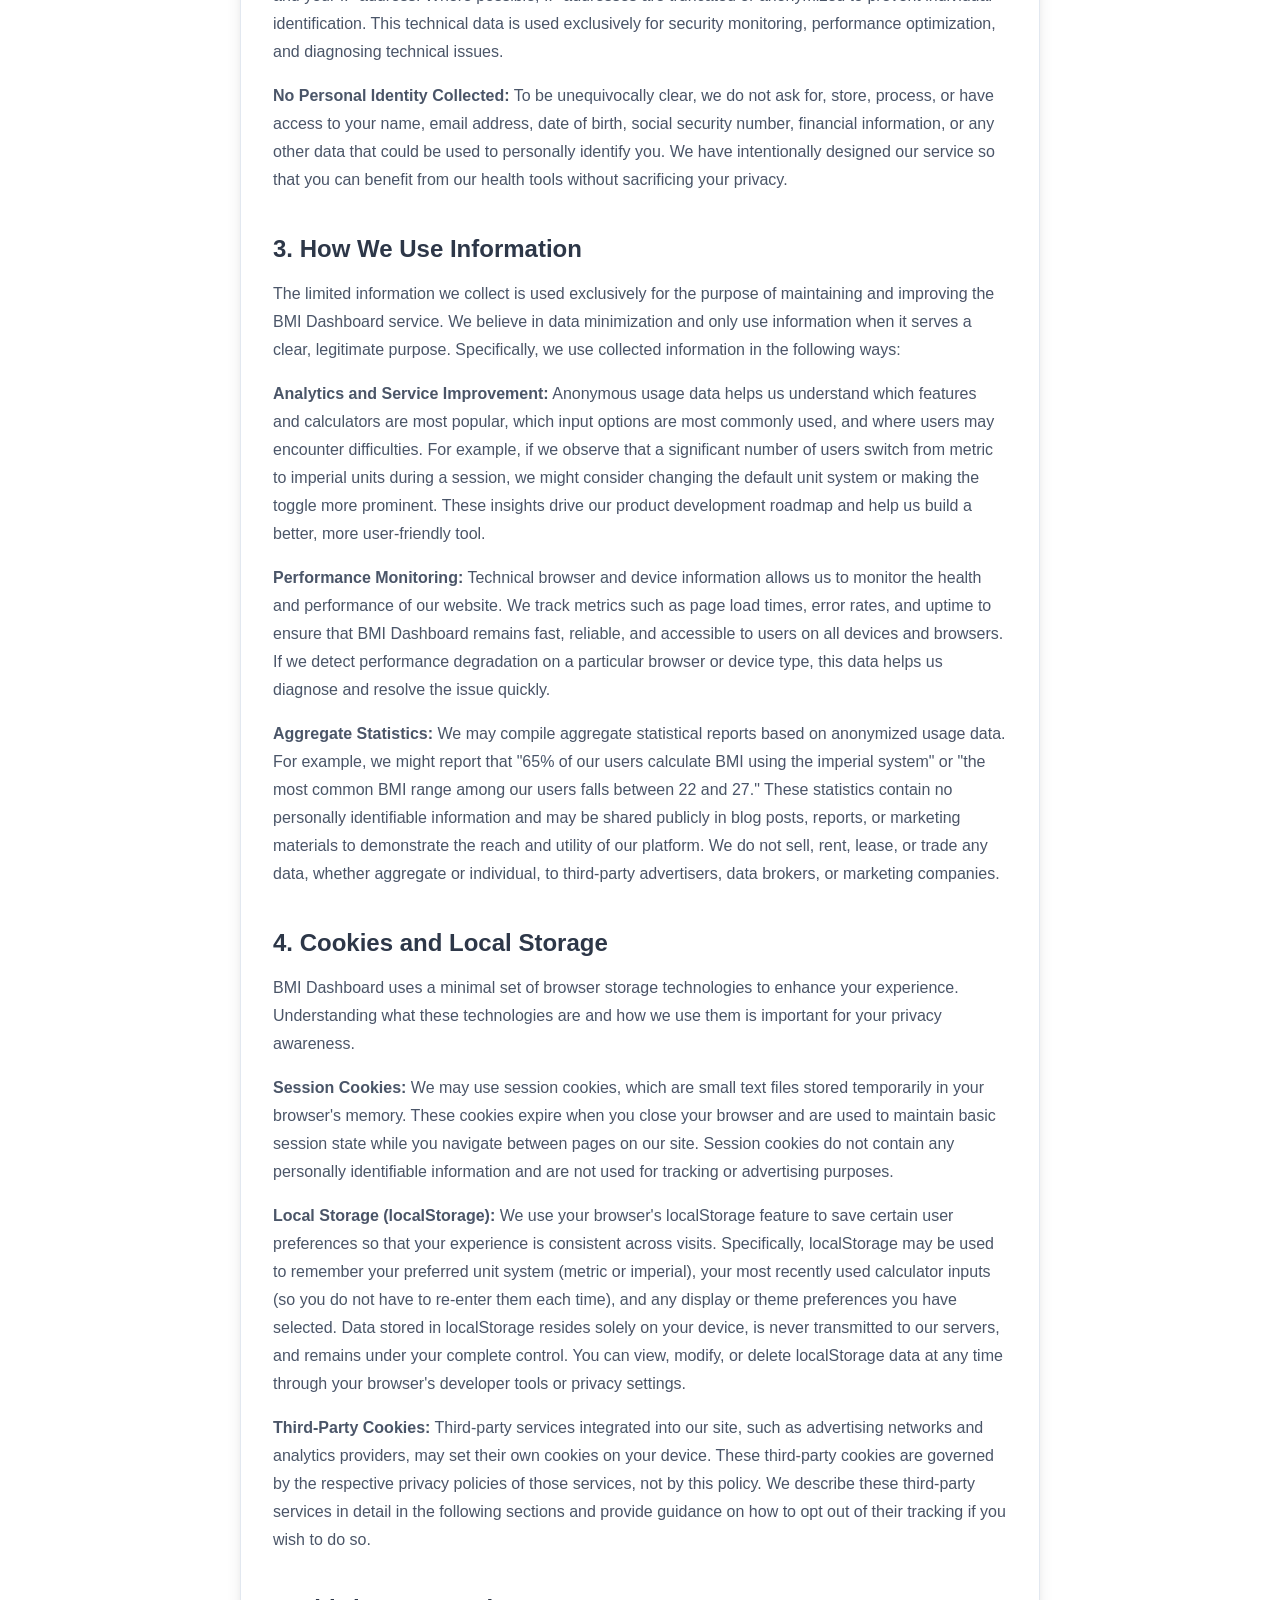
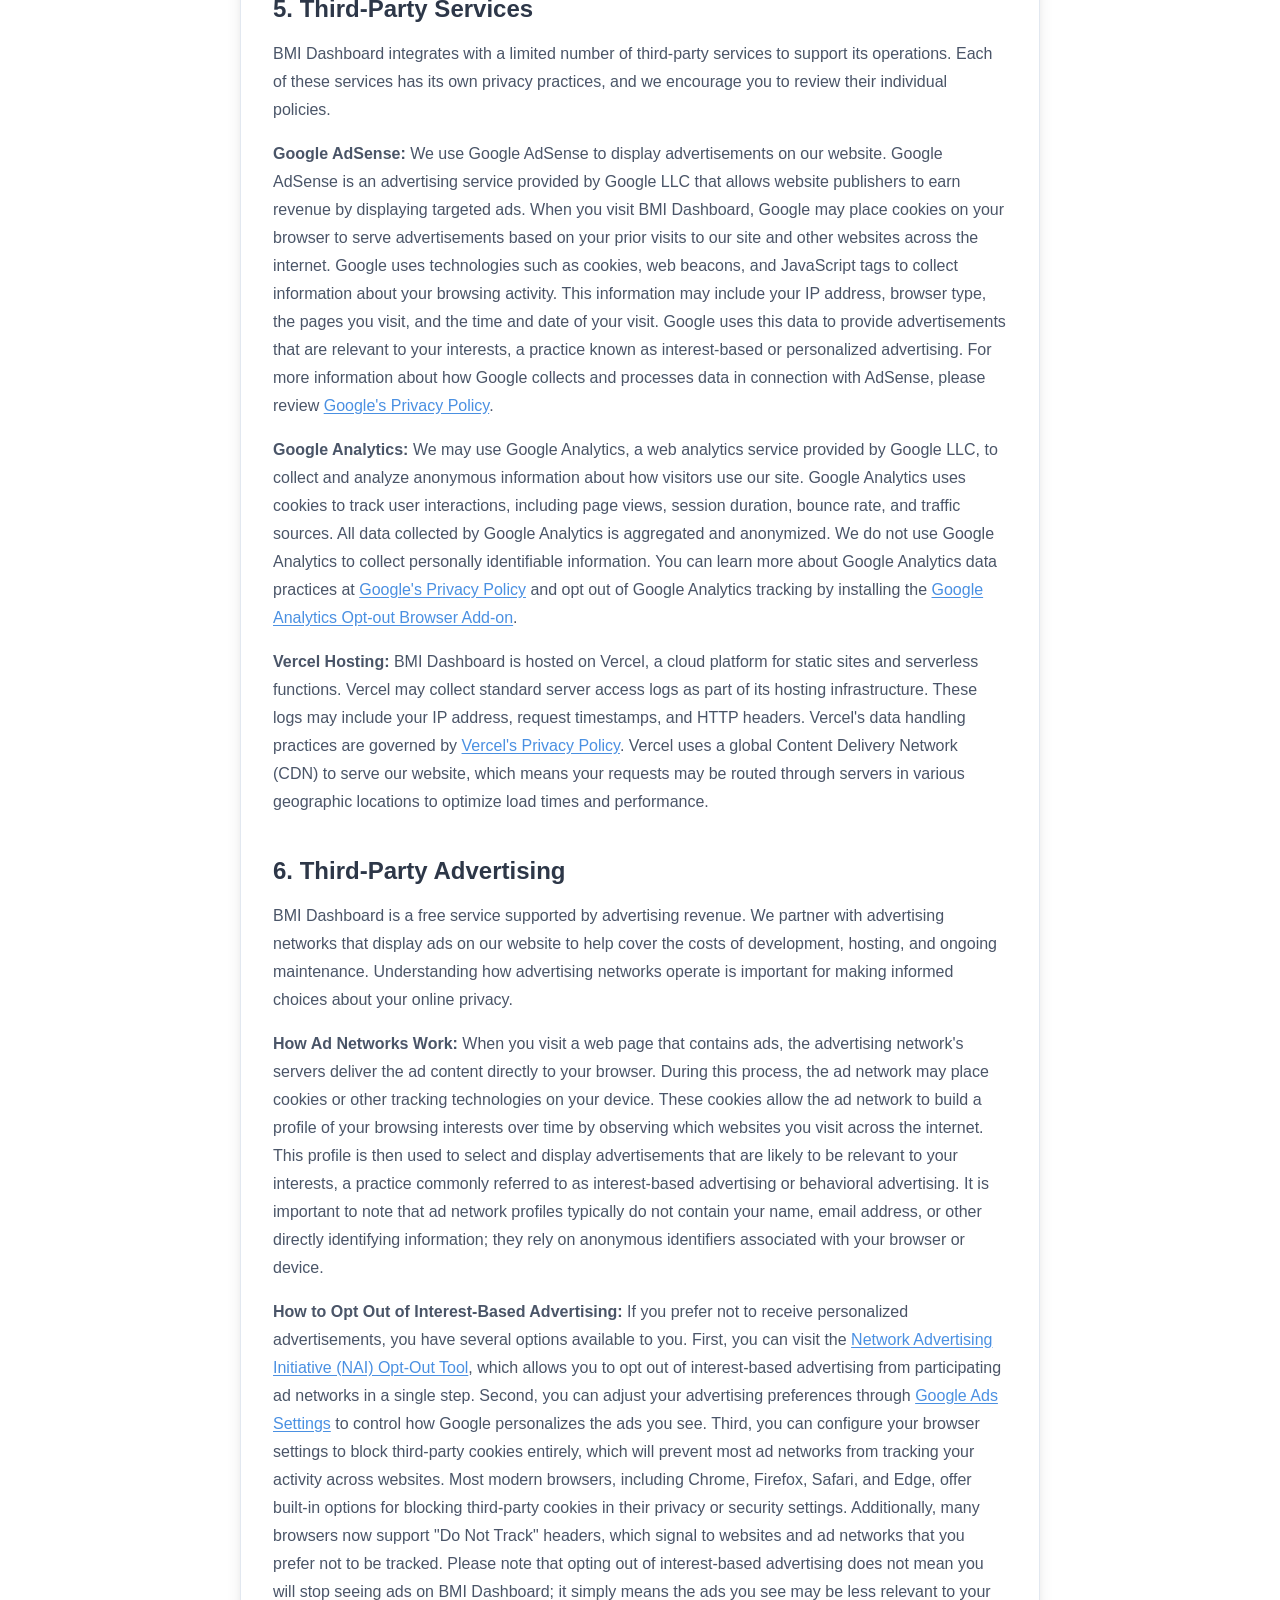
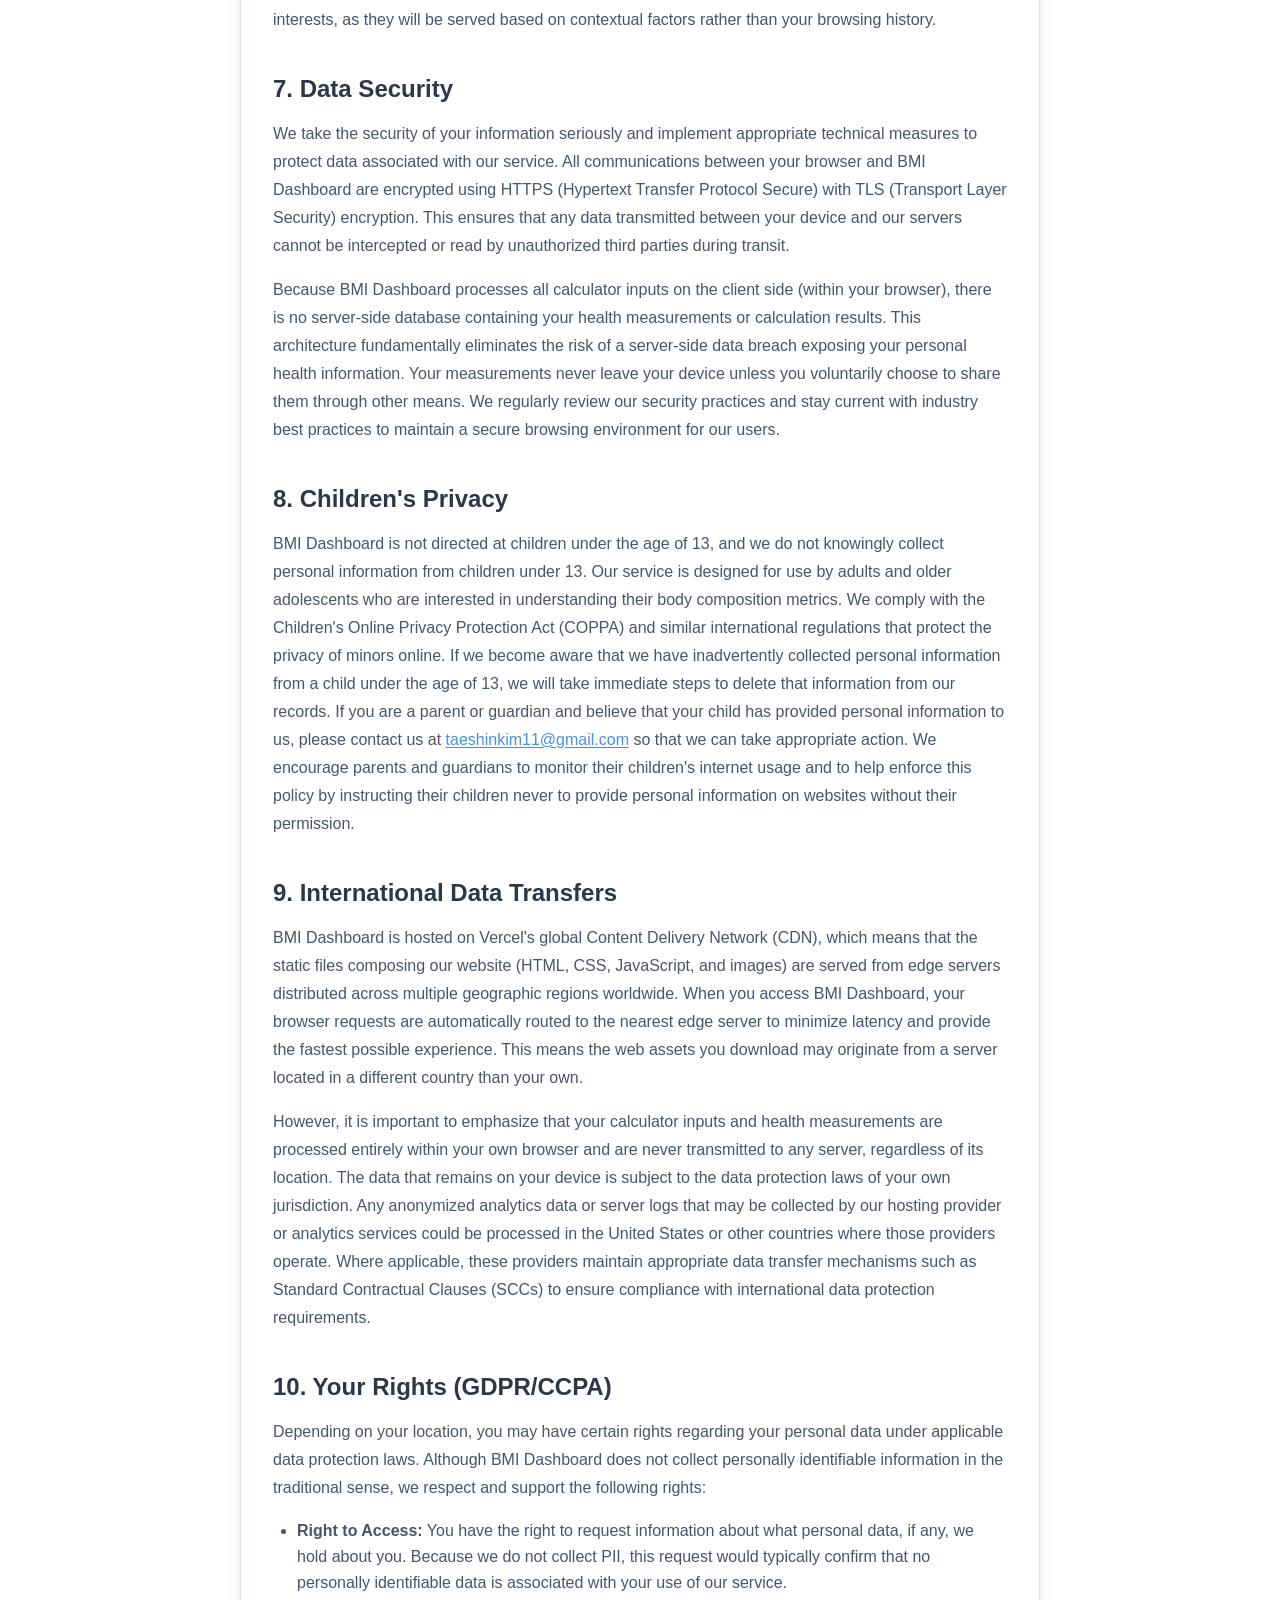
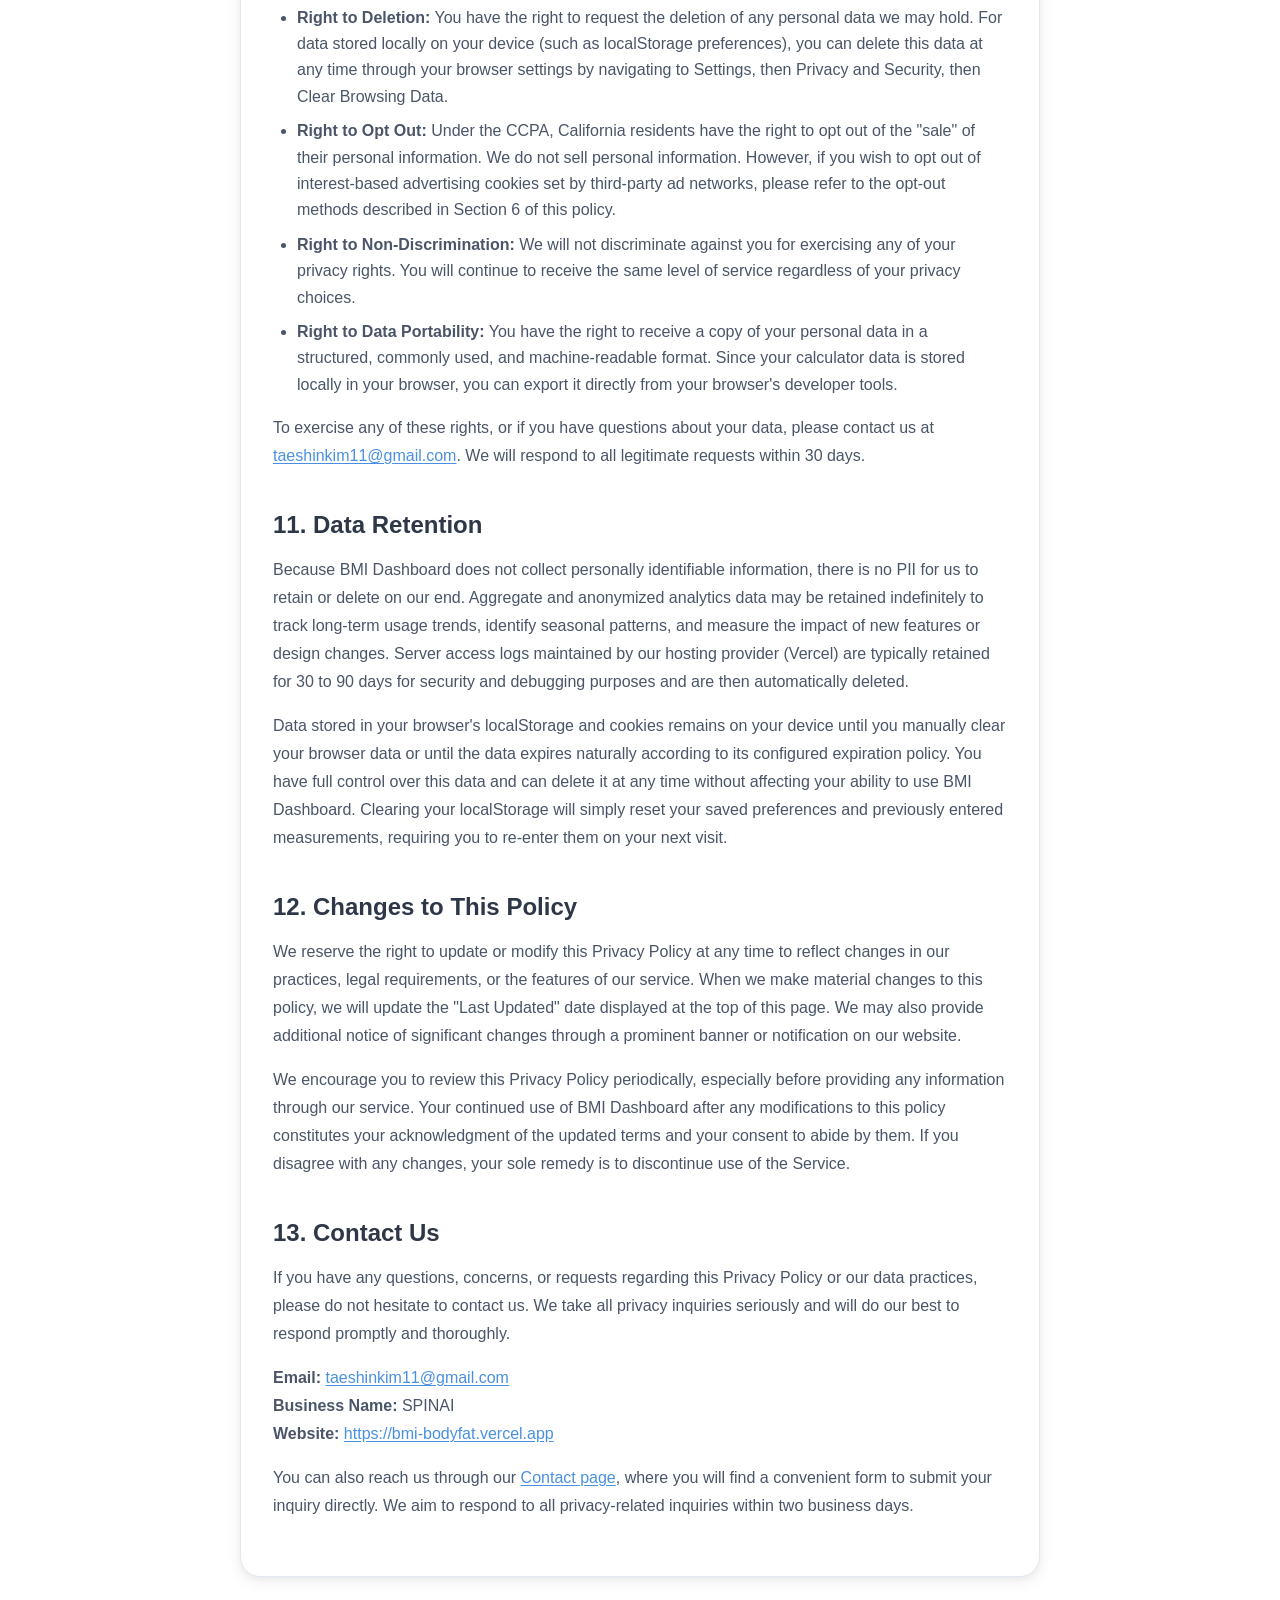
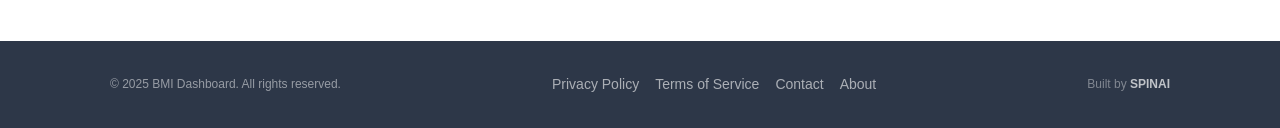
<file: privacy.html>
<!DOCTYPE html>
<html lang="en">
<head>
  <meta charset="UTF-8" />
  <meta name="viewport" content="width=device-width, initial-scale=1.0" />
  <title>Privacy Policy — BMI Dashboard</title>
  <meta name="description" content="Read BMI Dashboard's privacy policy. Learn how we handle your data, our cookie policy, and your rights when using our free BMI and body fat calculator." />
  <meta name="keywords" content="BMI Dashboard privacy policy, health calculator privacy, data protection, cookie policy, GDPR compliance" />
  <meta name="robots" content="index, follow" />
  <link rel="canonical" href="https://bmi-bodyfat.vercel.app/privacy" />

  <!-- Open Graph -->
  <meta property="og:title" content="Privacy Policy — BMI Dashboard" />
  <meta property="og:description" content="Read BMI Dashboard's privacy policy. Learn how we handle your data, our cookie policy, and your rights when using our free BMI and body fat calculator." />
  <meta property="og:type" content="website" />
  <meta property="og:url" content="https://bmi-bodyfat.vercel.app/privacy" />
  <meta property="og:site_name" content="BMI Dashboard" />

  <link rel="icon" href="favicon.svg" type="image/svg+xml" />
  <link rel="manifest" href="manifest.json" />
  <meta name="theme-color" content="#4A90E2" />

  <!-- hreflang -->
  <link rel="alternate" hreflang="en" href="https://bmi-bodyfat.vercel.app/privacy" />
  <link rel="alternate" hreflang="ko" href="https://bmi-bodyfat.vercel.app/privacy" />
  <link rel="alternate" hreflang="ja" href="https://bmi-bodyfat.vercel.app/privacy" />
  <link rel="alternate" hreflang="zh" href="https://bmi-bodyfat.vercel.app/privacy" />
  <link rel="alternate" hreflang="es" href="https://bmi-bodyfat.vercel.app/privacy" />
  <link rel="alternate" hreflang="fr" href="https://bmi-bodyfat.vercel.app/privacy" />
  <link rel="alternate" hreflang="de" href="https://bmi-bodyfat.vercel.app/privacy" />
  <link rel="alternate" hreflang="pt" href="https://bmi-bodyfat.vercel.app/privacy" />
  <link rel="alternate" hreflang="x-default" href="https://bmi-bodyfat.vercel.app/privacy" />

  <link rel="stylesheet" href="css/style.css" />
  <script async src="https://pagead2.googlesyndication.com/pagead/js/adsbygoogle.js?client=ca-pub-7098271335538021" crossorigin="anonymous"></script>
  </head>
<body>

  <!-- Navbar -->
  <nav class="navbar">
    <div class="nav-container">
      <a href="index.html" class="nav-brand">
        <span class="nav-brand-icon">&#9632;</span> BMI Dashboard
      </a>
      <button class="nav-toggle" aria-label="Toggle navigation" aria-expanded="false">
        <span></span><span></span><span></span>
      </button>
      <ul class="nav-links">
        <li><a href="index.html">Home</a></li>
        <li><a href="about.html">About</a></li>
        <li><a href="howto.html">How to Use</a></li>
        <li><a href="privacy.html" class="active" aria-current="page">Privacy</a></li>
        <li><a href="terms.html">Terms</a></li>
        <li><a href="contact.html">Contact</a></li>
      </ul>
    </div>
  </nav>

  <!-- Main Content -->
  <main class="page-content">
    <div class="container">

      <article class="prose-card">
        <h1>Privacy Policy</h1>
        <p class="last-updated"><strong>Effective Date:</strong> March 30, 2025 &nbsp;|&nbsp; <strong>Last Updated:</strong> March 30, 2025</p>

        <!-- 1. Introduction -->
        <h2>1. Introduction</h2>
        <p>
          Welcome to BMI Dashboard, a free online health and fitness calculator operated by SPINAI ("we," "us," or "our"). BMI Dashboard is accessible at
          <a href="https://bmi-bodyfat.vercel.app">https://bmi-bodyfat.vercel.app</a> and provides users with tools to calculate Body Mass Index (BMI) and estimate body fat percentage using scientifically recognized formulas. We are deeply committed to protecting your privacy and maintaining transparency about the way we handle information when you interact with our platform.
        </p>
        <p>
          This Privacy Policy explains in detail what information we collect (and what we do not collect), how we use any data that is gathered, the role of cookies and local storage technologies on our site, how third-party services interact with your browsing experience, the measures we take to safeguard your information, and the rights you hold under applicable data protection laws including the General Data Protection Regulation (GDPR) and the California Consumer Privacy Act (CCPA). By using BMI Dashboard, you acknowledge that you have read and understood the practices described in this Privacy Policy. If you do not agree with any part of this policy, we respectfully ask that you discontinue use of our website.
        </p>
        <p>
          This policy applies to all visitors, users, and anyone else who accesses or uses the Service, regardless of their geographic location. We may update this policy from time to time, and any material changes will be reflected in the "Last Updated" date displayed at the top of this page. We encourage you to review this policy periodically to stay informed about how we protect your information.
        </p>

        <!-- 2. Information We Collect -->
        <h2>2. Information We Collect</h2>
        <p>
          BMI Dashboard has been designed from the ground up with a privacy-first philosophy. We collect the absolute minimum amount of information necessary to deliver and improve our services. Unlike many web applications, we do not require user registration, login credentials, or any form of account creation. You can use all of our calculators without ever providing your name, email address, phone number, or any other personally identifiable information (PII).
        </p>
        <p>
          <strong>Calculator Inputs:</strong> When you use our BMI calculator or body fat percentage estimator, you may enter personal health measurements such as your height, weight, age, gender, and body circumference measurements (neck, waist, and hip). These values are processed entirely within your web browser using client-side JavaScript. At no point are these measurements transmitted to our servers, stored in any database, or shared with any third party. Once you close your browser tab or navigate away from the page, these values exist only if you have chosen to save them in your browser's local storage for convenience on future visits.
        </p>
        <p>
          <strong>Anonymous Usage Data:</strong> We may collect aggregated, anonymized usage data to understand how our tools are being used. This includes information such as which type of calculation was performed (BMI, body fat, or both), which unit system was selected (metric or imperial), and general result category ranges (for example, what percentage of calculations fall within the "normal weight" BMI range). This data is fully anonymized and cannot be used to identify any individual user. It serves solely to help us understand usage patterns and prioritize feature development.
        </p>
        <p>
          <strong>Browser and Device Information:</strong> Like most websites, our hosting infrastructure may automatically collect standard technical information transmitted by your browser. This can include your browser type and version, operating system, screen resolution, referring URL (the page that linked you to our site), and your IP address. Where possible, IP addresses are truncated or anonymized to prevent individual identification. This technical data is used exclusively for security monitoring, performance optimization, and diagnosing technical issues.
        </p>
        <p>
          <strong>No Personal Identity Collected:</strong> To be unequivocally clear, we do not ask for, store, process, or have access to your name, email address, date of birth, social security number, financial information, or any other data that could be used to personally identify you. We have intentionally designed our service so that you can benefit from our health tools without sacrificing your privacy.
        </p>

        <!-- 3. How We Use Information -->
        <h2>3. How We Use Information</h2>
        <p>
          The limited information we collect is used exclusively for the purpose of maintaining and improving the BMI Dashboard service. We believe in data minimization and only use information when it serves a clear, legitimate purpose. Specifically, we use collected information in the following ways:
        </p>
        <p>
          <strong>Analytics and Service Improvement:</strong> Anonymous usage data helps us understand which features and calculators are most popular, which input options are most commonly used, and where users may encounter difficulties. For example, if we observe that a significant number of users switch from metric to imperial units during a session, we might consider changing the default unit system or making the toggle more prominent. These insights drive our product development roadmap and help us build a better, more user-friendly tool.
        </p>
        <p>
          <strong>Performance Monitoring:</strong> Technical browser and device information allows us to monitor the health and performance of our website. We track metrics such as page load times, error rates, and uptime to ensure that BMI Dashboard remains fast, reliable, and accessible to users on all devices and browsers. If we detect performance degradation on a particular browser or device type, this data helps us diagnose and resolve the issue quickly.
        </p>
        <p>
          <strong>Aggregate Statistics:</strong> We may compile aggregate statistical reports based on anonymized usage data. For example, we might report that "65% of our users calculate BMI using the imperial system" or "the most common BMI range among our users falls between 22 and 27." These statistics contain no personally identifiable information and may be shared publicly in blog posts, reports, or marketing materials to demonstrate the reach and utility of our platform. We do not sell, rent, lease, or trade any data, whether aggregate or individual, to third-party advertisers, data brokers, or marketing companies.
        </p>

        <!-- 4. Cookies and Local Storage -->
        <h2>4. Cookies and Local Storage</h2>
        <p>
          BMI Dashboard uses a minimal set of browser storage technologies to enhance your experience. Understanding what these technologies are and how we use them is important for your privacy awareness.
        </p>
        <p>
          <strong>Session Cookies:</strong> We may use session cookies, which are small text files stored temporarily in your browser's memory. These cookies expire when you close your browser and are used to maintain basic session state while you navigate between pages on our site. Session cookies do not contain any personally identifiable information and are not used for tracking or advertising purposes.
        </p>
        <p>
          <strong>Local Storage (localStorage):</strong> We use your browser's localStorage feature to save certain user preferences so that your experience is consistent across visits. Specifically, localStorage may be used to remember your preferred unit system (metric or imperial), your most recently used calculator inputs (so you do not have to re-enter them each time), and any display or theme preferences you have selected. Data stored in localStorage resides solely on your device, is never transmitted to our servers, and remains under your complete control. You can view, modify, or delete localStorage data at any time through your browser's developer tools or privacy settings.
        </p>
        <p>
          <strong>Third-Party Cookies:</strong> Third-party services integrated into our site, such as advertising networks and analytics providers, may set their own cookies on your device. These third-party cookies are governed by the respective privacy policies of those services, not by this policy. We describe these third-party services in detail in the following sections and provide guidance on how to opt out of their tracking if you wish to do so.
        </p>

        <!-- 5. Third-Party Services -->
        <h2>5. Third-Party Services</h2>
        <p>
          BMI Dashboard integrates with a limited number of third-party services to support its operations. Each of these services has its own privacy practices, and we encourage you to review their individual policies.
        </p>
        <p>
          <strong>Google AdSense:</strong> We use Google AdSense to display advertisements on our website. Google AdSense is an advertising service provided by Google LLC that allows website publishers to earn revenue by displaying targeted ads. When you visit BMI Dashboard, Google may place cookies on your browser to serve advertisements based on your prior visits to our site and other websites across the internet. Google uses technologies such as cookies, web beacons, and JavaScript tags to collect information about your browsing activity. This information may include your IP address, browser type, the pages you visit, and the time and date of your visit. Google uses this data to provide advertisements that are relevant to your interests, a practice known as interest-based or personalized advertising. For more information about how Google collects and processes data in connection with AdSense, please review
          <a href="https://policies.google.com/privacy" target="_blank" rel="noopener">Google's Privacy Policy</a>.
        </p>
        <p>
          <strong>Google Analytics:</strong> We may use Google Analytics, a web analytics service provided by Google LLC, to collect and analyze anonymous information about how visitors use our site. Google Analytics uses cookies to track user interactions, including page views, session duration, bounce rate, and traffic sources. All data collected by Google Analytics is aggregated and anonymized. We do not use Google Analytics to collect personally identifiable information. You can learn more about Google Analytics data practices at
          <a href="https://policies.google.com/privacy" target="_blank" rel="noopener">Google's Privacy Policy</a> and opt out of Google Analytics tracking by installing the
          <a href="https://tools.google.com/dlpage/gaoptout" target="_blank" rel="noopener">Google Analytics Opt-out Browser Add-on</a>.
        </p>
        <p>
          <strong>Vercel Hosting:</strong> BMI Dashboard is hosted on Vercel, a cloud platform for static sites and serverless functions. Vercel may collect standard server access logs as part of its hosting infrastructure. These logs may include your IP address, request timestamps, and HTTP headers. Vercel's data handling practices are governed by
          <a href="https://vercel.com/legal/privacy-policy" target="_blank" rel="noopener">Vercel's Privacy Policy</a>. Vercel uses a global Content Delivery Network (CDN) to serve our website, which means your requests may be routed through servers in various geographic locations to optimize load times and performance.
        </p>

        <!-- 6. Third-Party Advertising -->
        <h2>6. Third-Party Advertising</h2>
        <p>
          BMI Dashboard is a free service supported by advertising revenue. We partner with advertising networks that display ads on our website to help cover the costs of development, hosting, and ongoing maintenance. Understanding how advertising networks operate is important for making informed choices about your online privacy.
        </p>
        <p>
          <strong>How Ad Networks Work:</strong> When you visit a web page that contains ads, the advertising network's servers deliver the ad content directly to your browser. During this process, the ad network may place cookies or other tracking technologies on your device. These cookies allow the ad network to build a profile of your browsing interests over time by observing which websites you visit across the internet. This profile is then used to select and display advertisements that are likely to be relevant to your interests, a practice commonly referred to as interest-based advertising or behavioral advertising. It is important to note that ad network profiles typically do not contain your name, email address, or other directly identifying information; they rely on anonymous identifiers associated with your browser or device.
        </p>
        <p>
          <strong>How to Opt Out of Interest-Based Advertising:</strong> If you prefer not to receive personalized advertisements, you have several options available to you. First, you can visit the
          <a href="https://optout.networkadvertising.org/" target="_blank" rel="noopener">Network Advertising Initiative (NAI) Opt-Out Tool</a>, which allows you to opt out of interest-based advertising from participating ad networks in a single step. Second, you can adjust your advertising preferences through
          <a href="https://www.google.com/settings/ads" target="_blank" rel="noopener">Google Ads Settings</a> to control how Google personalizes the ads you see. Third, you can configure your browser settings to block third-party cookies entirely, which will prevent most ad networks from tracking your activity across websites. Most modern browsers, including Chrome, Firefox, Safari, and Edge, offer built-in options for blocking third-party cookies in their privacy or security settings. Additionally, many browsers now support "Do Not Track" headers, which signal to websites and ad networks that you prefer not to be tracked. Please note that opting out of interest-based advertising does not mean you will stop seeing ads on BMI Dashboard; it simply means the ads you see may be less relevant to your interests, as they will be served based on contextual factors rather than your browsing history.
        </p>

        <!-- 7. Data Security -->
        <h2>7. Data Security</h2>
        <p>
          We take the security of your information seriously and implement appropriate technical measures to protect data associated with our service. All communications between your browser and BMI Dashboard are encrypted using HTTPS (Hypertext Transfer Protocol Secure) with TLS (Transport Layer Security) encryption. This ensures that any data transmitted between your device and our servers cannot be intercepted or read by unauthorized third parties during transit.
        </p>
        <p>
          Because BMI Dashboard processes all calculator inputs on the client side (within your browser), there is no server-side database containing your health measurements or calculation results. This architecture fundamentally eliminates the risk of a server-side data breach exposing your personal health information. Your measurements never leave your device unless you voluntarily choose to share them through other means. We regularly review our security practices and stay current with industry best practices to maintain a secure browsing environment for our users.
        </p>

        <!-- 8. Children's Privacy -->
        <h2>8. Children's Privacy</h2>
        <p>
          BMI Dashboard is not directed at children under the age of 13, and we do not knowingly collect personal information from children under 13. Our service is designed for use by adults and older adolescents who are interested in understanding their body composition metrics. We comply with the Children's Online Privacy Protection Act (COPPA) and similar international regulations that protect the privacy of minors online. If we become aware that we have inadvertently collected personal information from a child under the age of 13, we will take immediate steps to delete that information from our records. If you are a parent or guardian and believe that your child has provided personal information to us, please contact us at <a href="mailto:taeshinkim11@gmail.com">taeshinkim11@gmail.com</a> so that we can take appropriate action. We encourage parents and guardians to monitor their children's internet usage and to help enforce this policy by instructing their children never to provide personal information on websites without their permission.
        </p>

        <!-- 9. International Data Transfers -->
        <h2>9. International Data Transfers</h2>
        <p>
          BMI Dashboard is hosted on Vercel's global Content Delivery Network (CDN), which means that the static files composing our website (HTML, CSS, JavaScript, and images) are served from edge servers distributed across multiple geographic regions worldwide. When you access BMI Dashboard, your browser requests are automatically routed to the nearest edge server to minimize latency and provide the fastest possible experience. This means the web assets you download may originate from a server located in a different country than your own.
        </p>
        <p>
          However, it is important to emphasize that your calculator inputs and health measurements are processed entirely within your own browser and are never transmitted to any server, regardless of its location. The data that remains on your device is subject to the data protection laws of your own jurisdiction. Any anonymized analytics data or server logs that may be collected by our hosting provider or analytics services could be processed in the United States or other countries where those providers operate. Where applicable, these providers maintain appropriate data transfer mechanisms such as Standard Contractual Clauses (SCCs) to ensure compliance with international data protection requirements.
        </p>

        <!-- 10. Your Rights (GDPR/CCPA) -->
        <h2>10. Your Rights (GDPR/CCPA)</h2>
        <p>
          Depending on your location, you may have certain rights regarding your personal data under applicable data protection laws. Although BMI Dashboard does not collect personally identifiable information in the traditional sense, we respect and support the following rights:
        </p>
        <ul>
          <li>
            <strong>Right to Access:</strong> You have the right to request information about what personal data, if any, we hold about you. Because we do not collect PII, this request would typically confirm that no personally identifiable data is associated with your use of our service.
          </li>
          <li>
            <strong>Right to Deletion:</strong> You have the right to request the deletion of any personal data we may hold. For data stored locally on your device (such as localStorage preferences), you can delete this data at any time through your browser settings by navigating to Settings, then Privacy and Security, then Clear Browsing Data.
          </li>
          <li>
            <strong>Right to Opt Out:</strong> Under the CCPA, California residents have the right to opt out of the "sale" of their personal information. We do not sell personal information. However, if you wish to opt out of interest-based advertising cookies set by third-party ad networks, please refer to the opt-out methods described in Section 6 of this policy.
          </li>
          <li>
            <strong>Right to Non-Discrimination:</strong> We will not discriminate against you for exercising any of your privacy rights. You will continue to receive the same level of service regardless of your privacy choices.
          </li>
          <li>
            <strong>Right to Data Portability:</strong> You have the right to receive a copy of your personal data in a structured, commonly used, and machine-readable format. Since your calculator data is stored locally in your browser, you can export it directly from your browser's developer tools.
          </li>
        </ul>
        <p>
          To exercise any of these rights, or if you have questions about your data, please contact us at
          <a href="mailto:taeshinkim11@gmail.com">taeshinkim11@gmail.com</a>. We will respond to all legitimate requests within 30 days.
        </p>

        <!-- 11. Data Retention -->
        <h2>11. Data Retention</h2>
        <p>
          Because BMI Dashboard does not collect personally identifiable information, there is no PII for us to retain or delete on our end. Aggregate and anonymized analytics data may be retained indefinitely to track long-term usage trends, identify seasonal patterns, and measure the impact of new features or design changes. Server access logs maintained by our hosting provider (Vercel) are typically retained for 30 to 90 days for security and debugging purposes and are then automatically deleted.
        </p>
        <p>
          Data stored in your browser's localStorage and cookies remains on your device until you manually clear your browser data or until the data expires naturally according to its configured expiration policy. You have full control over this data and can delete it at any time without affecting your ability to use BMI Dashboard. Clearing your localStorage will simply reset your saved preferences and previously entered measurements, requiring you to re-enter them on your next visit.
        </p>

        <!-- 12. Changes to This Policy -->
        <h2>12. Changes to This Policy</h2>
        <p>
          We reserve the right to update or modify this Privacy Policy at any time to reflect changes in our practices, legal requirements, or the features of our service. When we make material changes to this policy, we will update the "Last Updated" date displayed at the top of this page. We may also provide additional notice of significant changes through a prominent banner or notification on our website.
        </p>
        <p>
          We encourage you to review this Privacy Policy periodically, especially before providing any information through our service. Your continued use of BMI Dashboard after any modifications to this policy constitutes your acknowledgment of the updated terms and your consent to abide by them. If you disagree with any changes, your sole remedy is to discontinue use of the Service.
        </p>

        <!-- 13. Contact Us -->
        <h2>13. Contact Us</h2>
        <p>
          If you have any questions, concerns, or requests regarding this Privacy Policy or our data practices, please do not hesitate to contact us. We take all privacy inquiries seriously and will do our best to respond promptly and thoroughly.
        </p>
        <p>
          <strong>Email:</strong> <a href="mailto:taeshinkim11@gmail.com">taeshinkim11@gmail.com</a><br />
          <strong>Business Name:</strong> SPINAI<br />
          <strong>Website:</strong> <a href="https://bmi-bodyfat.vercel.app">https://bmi-bodyfat.vercel.app</a>
        </p>
        <p>
          You can also reach us through our <a href="contact.html">Contact page</a>, where you will find a convenient form to submit your inquiry directly. We aim to respond to all privacy-related inquiries within two business days.
        </p>
      </article>

    </div>
  </main>

  <!-- Footer -->
  <footer class="site-footer">
    <div class="container footer-inner">
      <p class="footer-copy">&copy; 2025 BMI Dashboard. All rights reserved.</p>
      <nav class="footer-links" aria-label="Footer navigation">
        <a href="privacy.html">Privacy Policy</a>
        <a href="terms.html">Terms of Service</a>
        <a href="contact.html">Contact</a>
        <a href="about.html">About</a>
      </nav>
      <p class="footer-brand">Built by <strong>SPINAI</strong></p>
    </div>
  </footer>

  <!-- Feedback Widget -->
  <div id="bmi-feedback-widget" style="position:fixed;bottom:1.5rem;right:1.5rem;z-index:9999;display:flex;flex-direction:column;align-items:flex-end;gap:0.5rem;">
    <a id="bmi-feedback-mailto" href="mailto:taeshinkim11@gmail.com?subject=Feedback%20-%20BMI%20Dashboard" style="display:inline-flex;align-items:center;gap:0.4rem;background:#4A90E2;color:#fff;font-size:0.85rem;font-weight:600;padding:0.55rem 1rem;border-radius:2rem;text-decoration:none;box-shadow:0 4px 12px rgba(74,144,226,0.4);transition:background 0.2s;" onmouseover="this.style.background='#357abd'" onmouseout="this.style.background='#4A90E2'" aria-label="Send feedback via email"><span id="bmi-feedback-btn">💬 Feedback</span></a>
  </div>

  <script>
    const toggle = document.querySelector('.nav-toggle');
    const navLinks = document.querySelector('.nav-links');
    if (toggle && navLinks) {
      toggle.addEventListener('click', () => {
        const expanded = toggle.getAttribute('aria-expanded') === 'true';
        toggle.setAttribute('aria-expanded', String(!expanded));
        navLinks.classList.toggle('open');
      });
    }
  </script>
  <script src="js/i18n.js" defer></script>

</body>
</html>
</file>
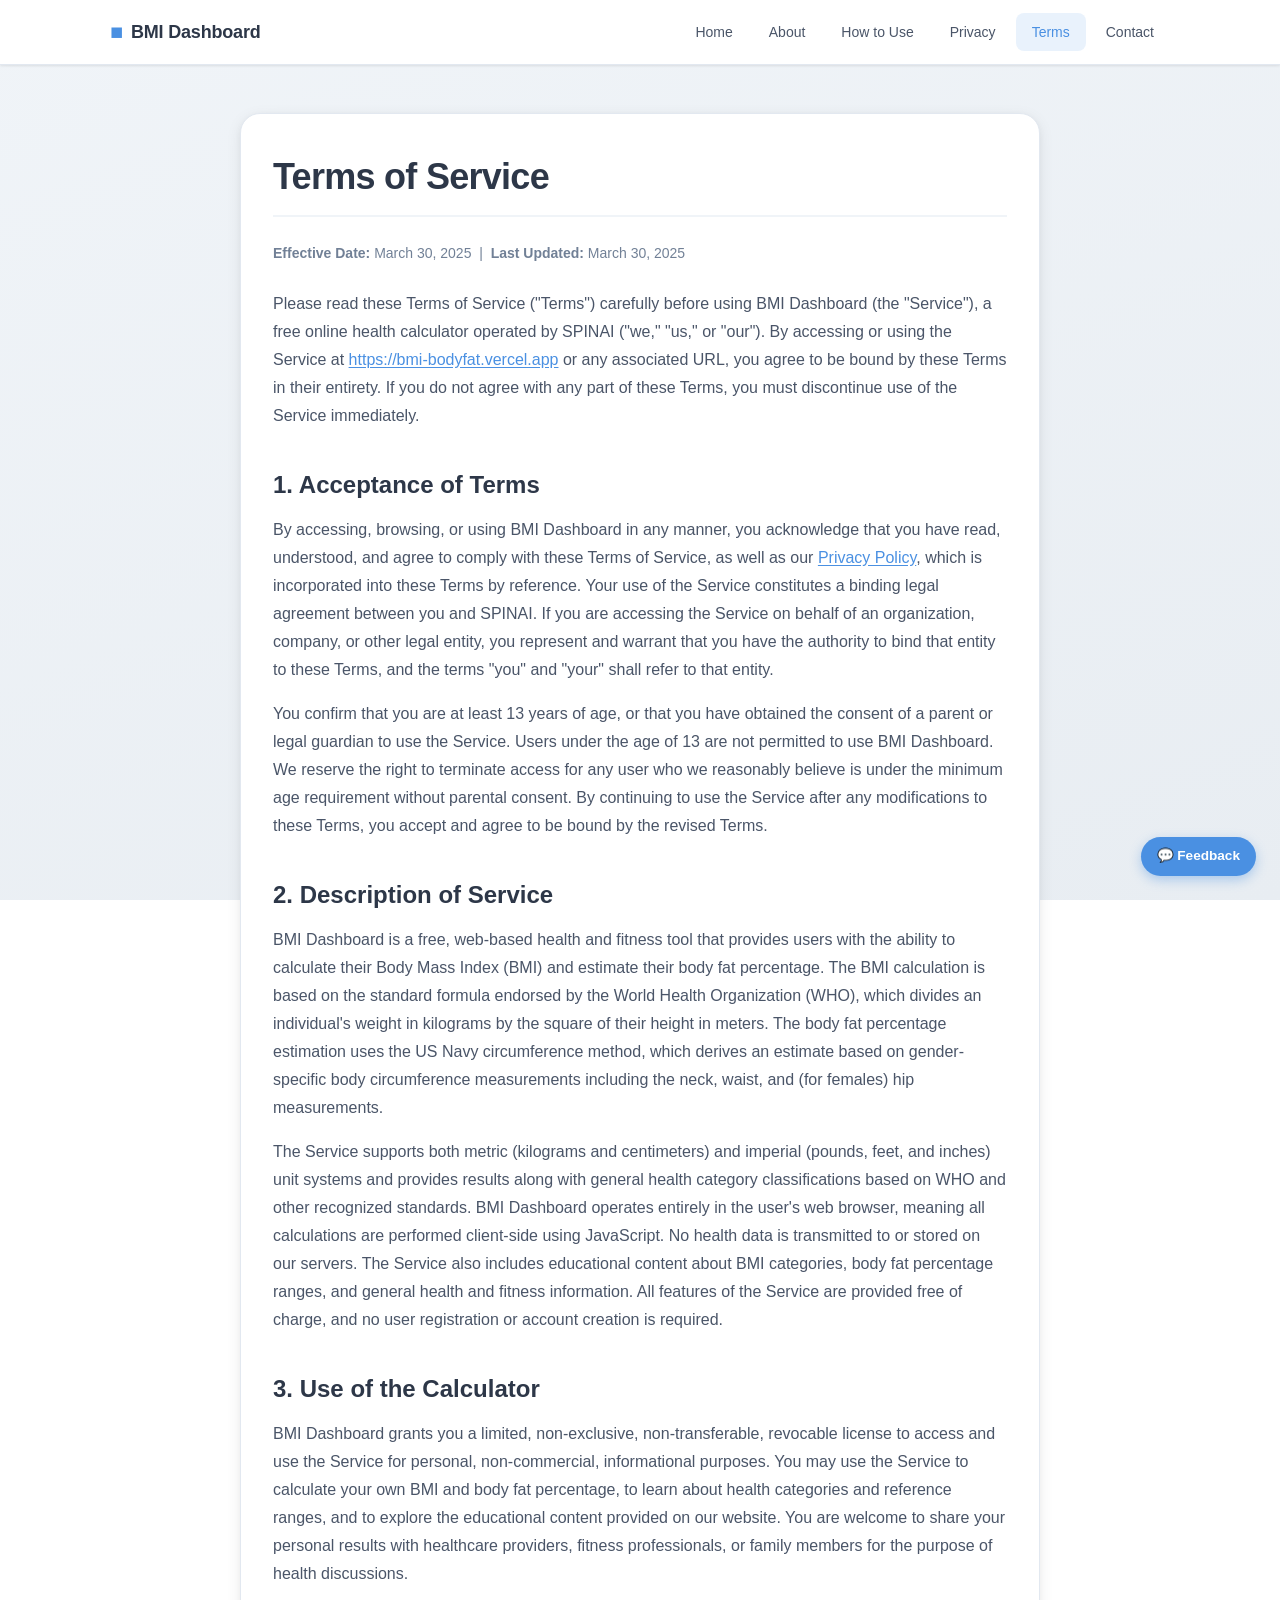
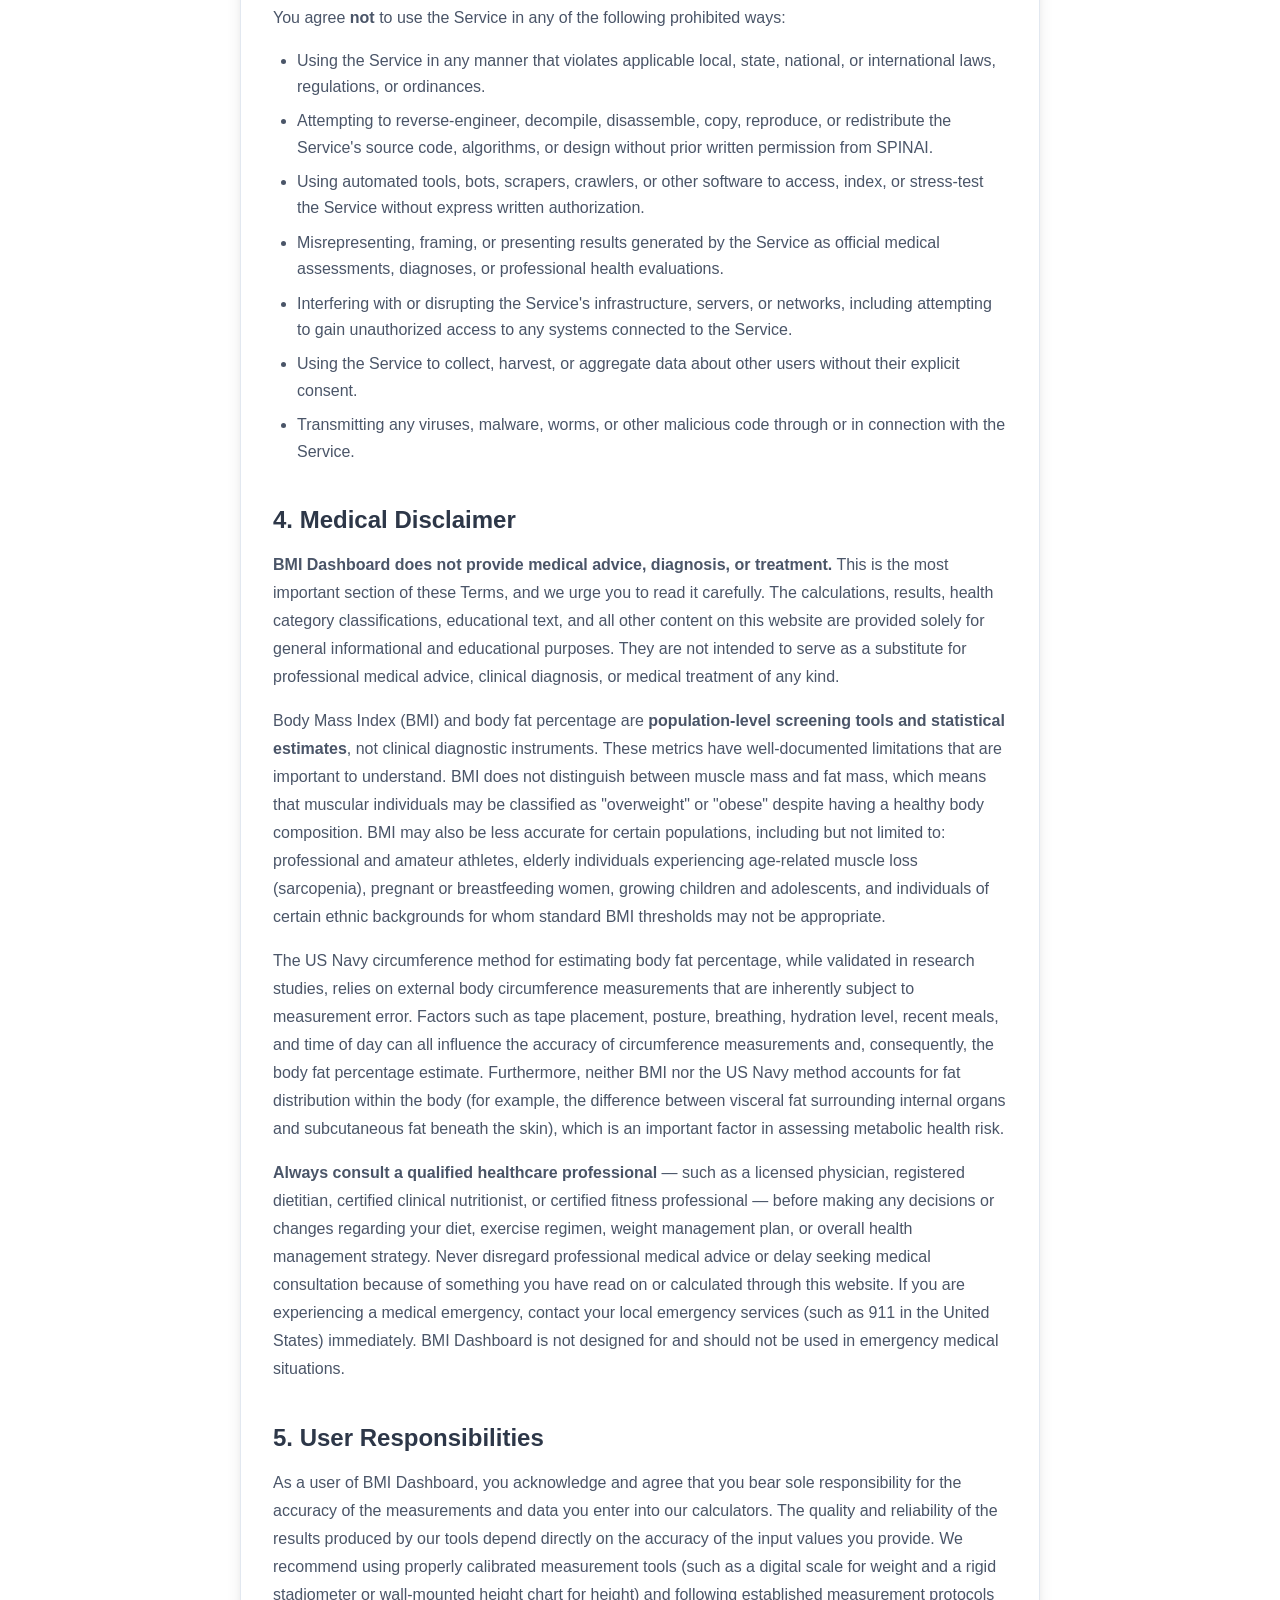
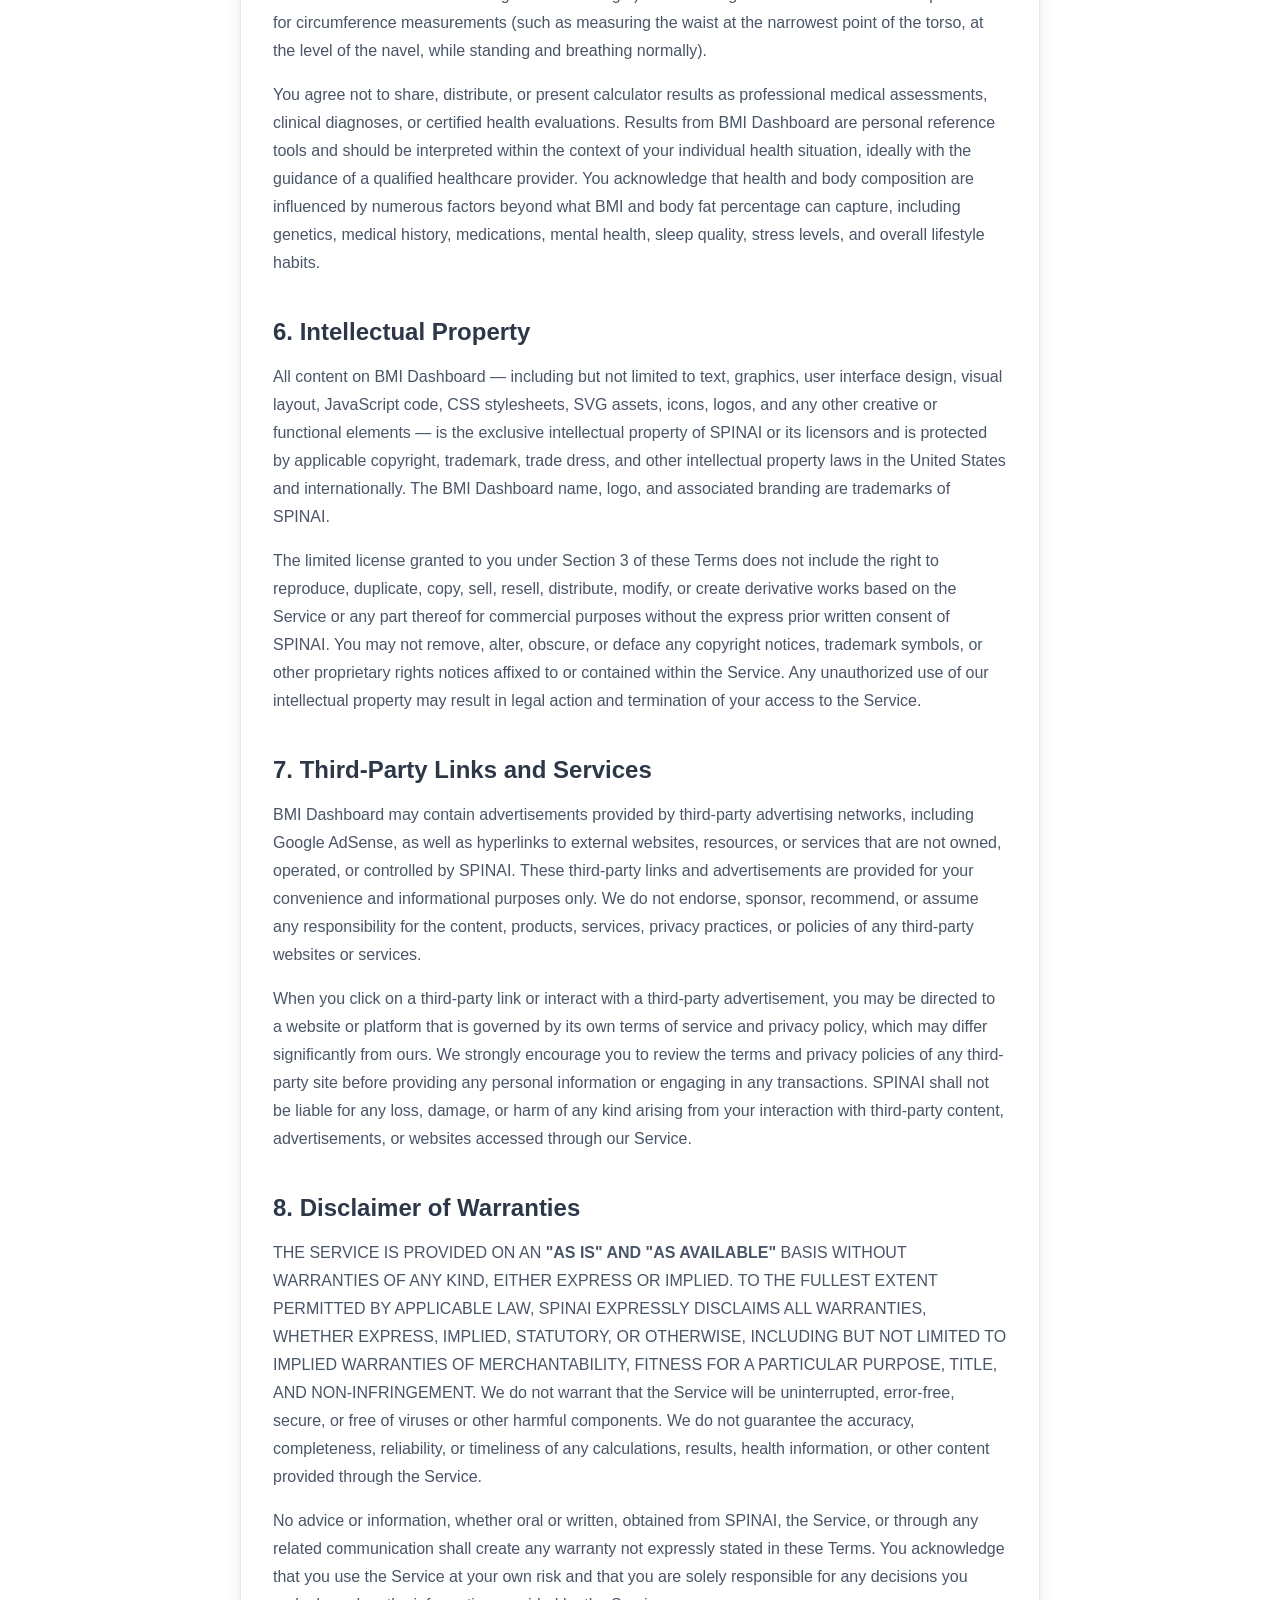
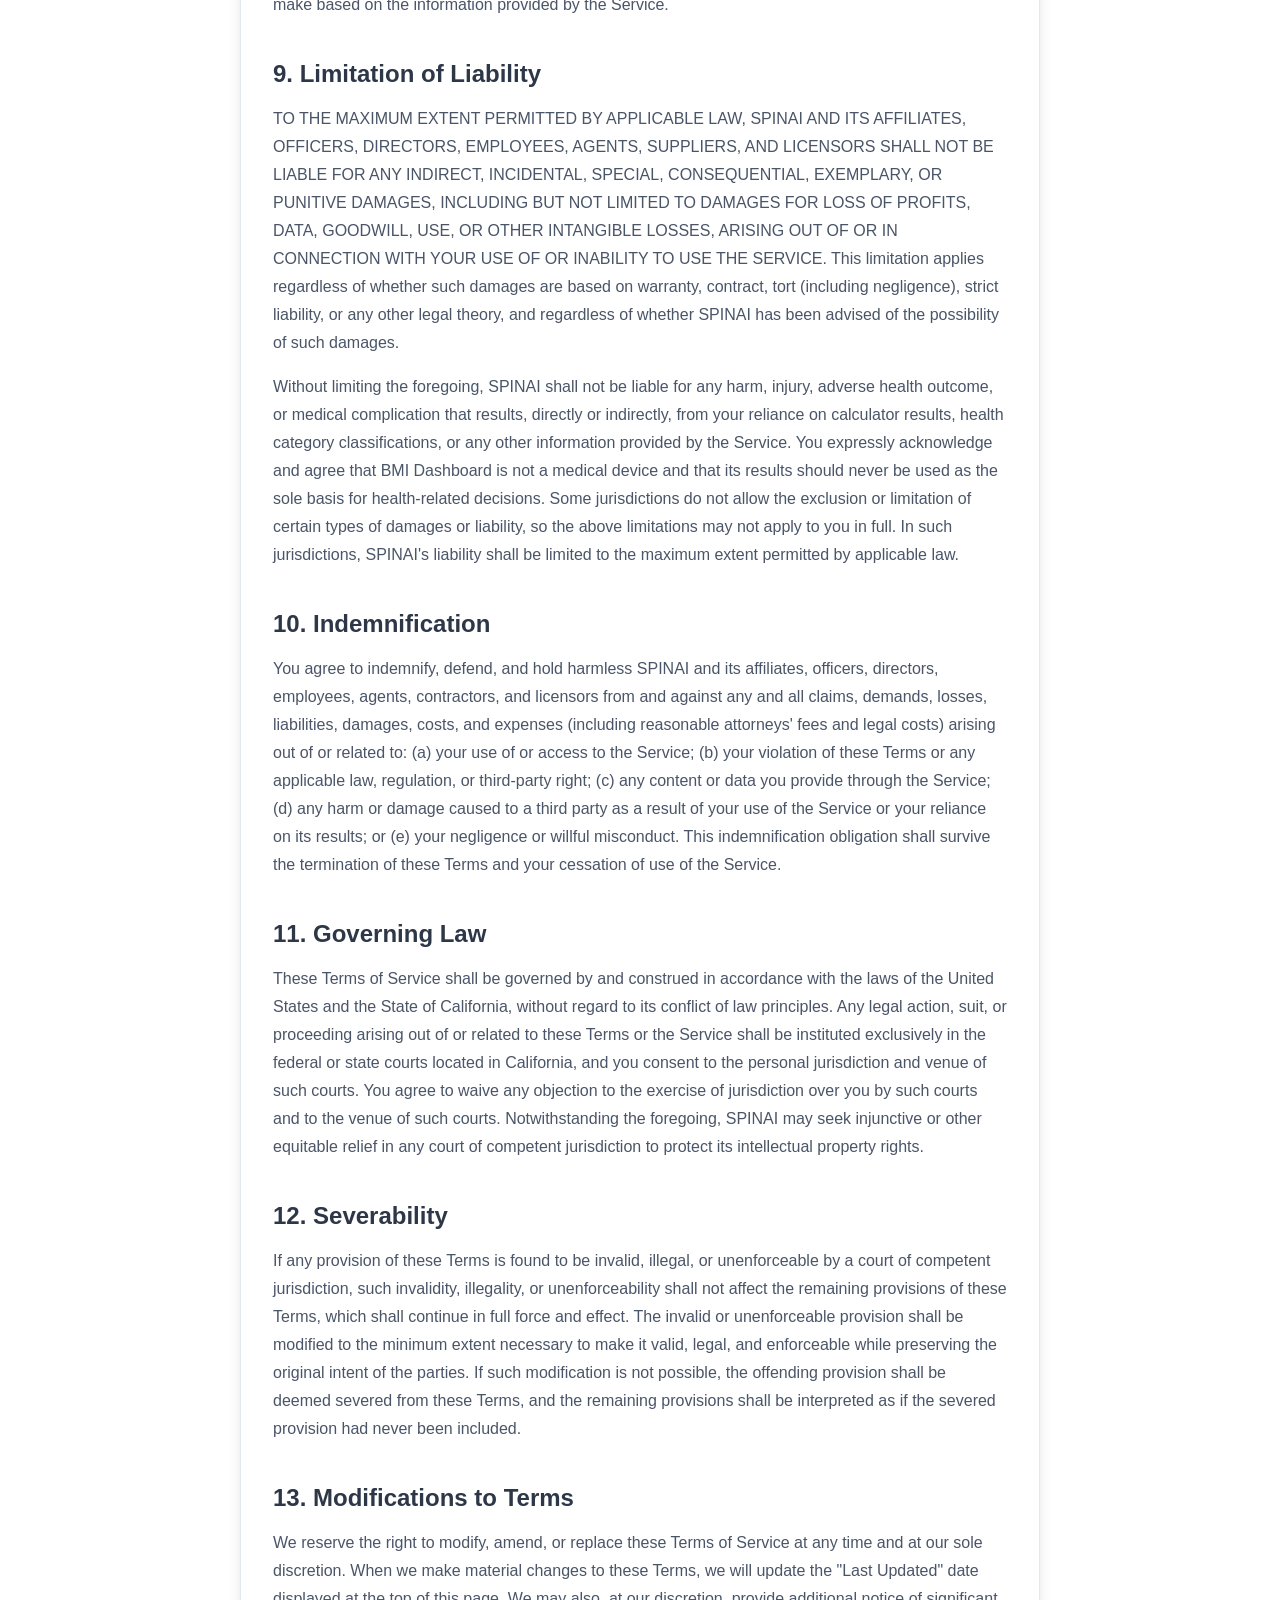
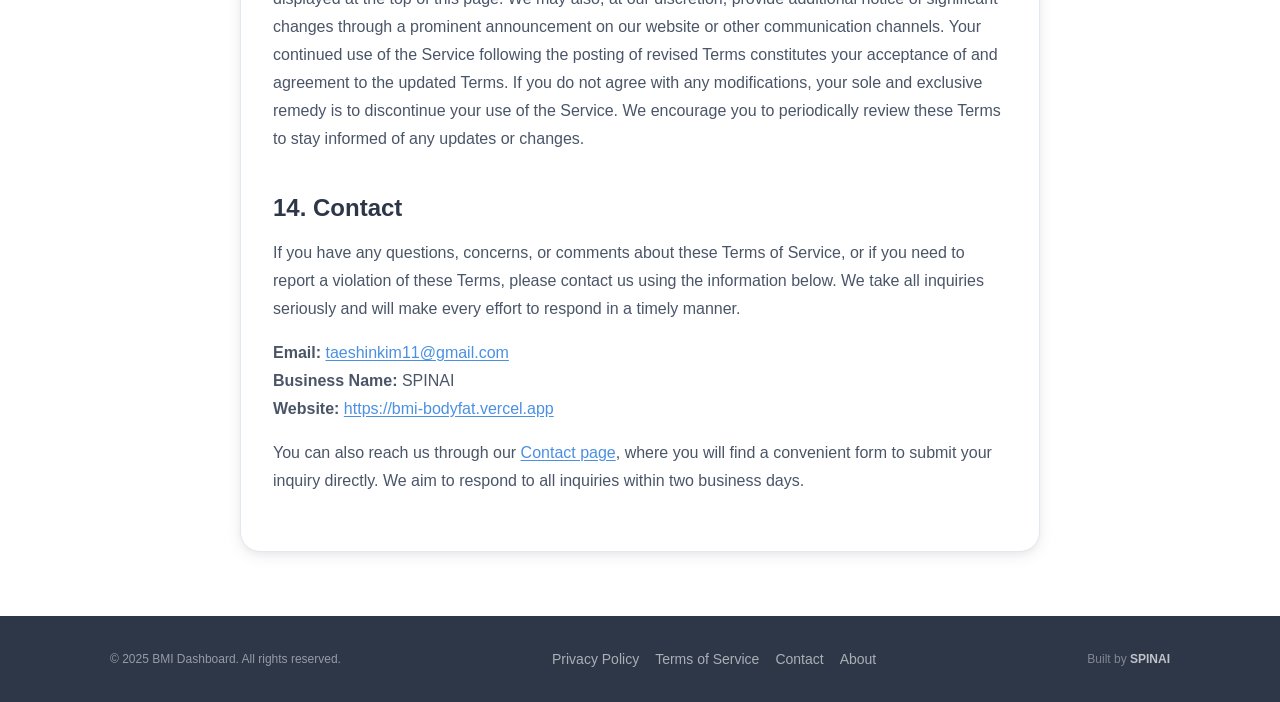
<file: terms.html>
<!DOCTYPE html>
<html lang="en">
<head>
  <meta charset="UTF-8" />
  <meta name="viewport" content="width=device-width, initial-scale=1.0" />
  <title>Terms of Service — BMI Dashboard</title>
  <meta name="description" content="Terms of Service for BMI Dashboard. Read our usage terms, medical disclaimer, intellectual property rights, and limitation of liability." />
  <meta name="keywords" content="BMI Dashboard terms, terms of service, health calculator terms, medical disclaimer, usage policy" />
  <meta name="robots" content="index, follow" />
  <link rel="canonical" href="https://bmi-bodyfat.vercel.app/terms" />

  <!-- Open Graph -->
  <meta property="og:title" content="Terms of Service — BMI Dashboard" />
  <meta property="og:description" content="Terms of Service for BMI Dashboard. Read our usage terms, medical disclaimer, intellectual property rights, and limitation of liability." />
  <meta property="og:type" content="website" />
  <meta property="og:url" content="https://bmi-bodyfat.vercel.app/terms" />
  <meta property="og:site_name" content="BMI Dashboard" />

  <link rel="icon" href="favicon.svg" type="image/svg+xml" />
  <link rel="manifest" href="manifest.json" />
  <meta name="theme-color" content="#4A90E2" />

  <!-- hreflang -->
  <link rel="alternate" hreflang="en" href="https://bmi-bodyfat.vercel.app/terms" />
  <link rel="alternate" hreflang="ko" href="https://bmi-bodyfat.vercel.app/terms" />
  <link rel="alternate" hreflang="ja" href="https://bmi-bodyfat.vercel.app/terms" />
  <link rel="alternate" hreflang="zh" href="https://bmi-bodyfat.vercel.app/terms" />
  <link rel="alternate" hreflang="es" href="https://bmi-bodyfat.vercel.app/terms" />
  <link rel="alternate" hreflang="fr" href="https://bmi-bodyfat.vercel.app/terms" />
  <link rel="alternate" hreflang="de" href="https://bmi-bodyfat.vercel.app/terms" />
  <link rel="alternate" hreflang="pt" href="https://bmi-bodyfat.vercel.app/terms" />
  <link rel="alternate" hreflang="x-default" href="https://bmi-bodyfat.vercel.app/terms" />

  <link rel="stylesheet" href="css/style.css" />
  <script async src="https://pagead2.googlesyndication.com/pagead/js/adsbygoogle.js?client=ca-pub-7098271335538021" crossorigin="anonymous"></script>
  </head>
<body>

  <!-- Navbar -->
  <nav class="navbar">
    <div class="nav-container">
      <a href="index.html" class="nav-brand">
        <span class="nav-brand-icon">&#9632;</span> BMI Dashboard
      </a>
      <button class="nav-toggle" aria-label="Toggle navigation" aria-expanded="false">
        <span></span><span></span><span></span>
      </button>
      <ul class="nav-links">
        <li><a href="index.html">Home</a></li>
        <li><a href="about.html">About</a></li>
        <li><a href="howto.html">How to Use</a></li>
        <li><a href="privacy.html">Privacy</a></li>
        <li><a href="terms.html" class="active" aria-current="page">Terms</a></li>
        <li><a href="contact.html">Contact</a></li>
      </ul>
    </div>
  </nav>

  <!-- Main Content -->
  <main class="page-content">
    <div class="container">

      <article class="prose-card">
        <h1>Terms of Service</h1>
        <p class="last-updated"><strong>Effective Date:</strong> March 30, 2025 &nbsp;|&nbsp; <strong>Last Updated:</strong> March 30, 2025</p>

        <p>
          Please read these Terms of Service ("Terms") carefully before using BMI Dashboard (the "Service"), a free online health calculator operated by SPINAI ("we," "us," or "our"). By accessing or using the Service at <a href="https://bmi-bodyfat.vercel.app">https://bmi-bodyfat.vercel.app</a> or any associated URL, you agree to be bound by these Terms in their entirety. If you do not agree with any part of these Terms, you must discontinue use of the Service immediately.
        </p>

        <!-- 1. Acceptance of Terms -->
        <h2>1. Acceptance of Terms</h2>
        <p>
          By accessing, browsing, or using BMI Dashboard in any manner, you acknowledge that you have read, understood, and agree to comply with these Terms of Service, as well as our <a href="privacy.html">Privacy Policy</a>, which is incorporated into these Terms by reference. Your use of the Service constitutes a binding legal agreement between you and SPINAI. If you are accessing the Service on behalf of an organization, company, or other legal entity, you represent and warrant that you have the authority to bind that entity to these Terms, and the terms "you" and "your" shall refer to that entity.
        </p>
        <p>
          You confirm that you are at least 13 years of age, or that you have obtained the consent of a parent or legal guardian to use the Service. Users under the age of 13 are not permitted to use BMI Dashboard. We reserve the right to terminate access for any user who we reasonably believe is under the minimum age requirement without parental consent. By continuing to use the Service after any modifications to these Terms, you accept and agree to be bound by the revised Terms.
        </p>

        <!-- 2. Description of Service -->
        <h2>2. Description of Service</h2>
        <p>
          BMI Dashboard is a free, web-based health and fitness tool that provides users with the ability to calculate their Body Mass Index (BMI) and estimate their body fat percentage. The BMI calculation is based on the standard formula endorsed by the World Health Organization (WHO), which divides an individual's weight in kilograms by the square of their height in meters. The body fat percentage estimation uses the US Navy circumference method, which derives an estimate based on gender-specific body circumference measurements including the neck, waist, and (for females) hip measurements.
        </p>
        <p>
          The Service supports both metric (kilograms and centimeters) and imperial (pounds, feet, and inches) unit systems and provides results along with general health category classifications based on WHO and other recognized standards. BMI Dashboard operates entirely in the user's web browser, meaning all calculations are performed client-side using JavaScript. No health data is transmitted to or stored on our servers. The Service also includes educational content about BMI categories, body fat percentage ranges, and general health and fitness information. All features of the Service are provided free of charge, and no user registration or account creation is required.
        </p>

        <!-- 3. Use of the Calculator -->
        <h2>3. Use of the Calculator</h2>
        <p>
          BMI Dashboard grants you a limited, non-exclusive, non-transferable, revocable license to access and use the Service for personal, non-commercial, informational purposes. You may use the Service to calculate your own BMI and body fat percentage, to learn about health categories and reference ranges, and to explore the educational content provided on our website. You are welcome to share your personal results with healthcare providers, fitness professionals, or family members for the purpose of health discussions.
        </p>
        <p>
          You agree <strong>not</strong> to use the Service in any of the following prohibited ways:
        </p>
        <ul>
          <li>Using the Service in any manner that violates applicable local, state, national, or international laws, regulations, or ordinances.</li>
          <li>Attempting to reverse-engineer, decompile, disassemble, copy, reproduce, or redistribute the Service's source code, algorithms, or design without prior written permission from SPINAI.</li>
          <li>Using automated tools, bots, scrapers, crawlers, or other software to access, index, or stress-test the Service without express written authorization.</li>
          <li>Misrepresenting, framing, or presenting results generated by the Service as official medical assessments, diagnoses, or professional health evaluations.</li>
          <li>Interfering with or disrupting the Service's infrastructure, servers, or networks, including attempting to gain unauthorized access to any systems connected to the Service.</li>
          <li>Using the Service to collect, harvest, or aggregate data about other users without their explicit consent.</li>
          <li>Transmitting any viruses, malware, worms, or other malicious code through or in connection with the Service.</li>
        </ul>

        <!-- 4. Medical Disclaimer -->
        <h2>4. Medical Disclaimer</h2>
        <p>
          <strong>BMI Dashboard does not provide medical advice, diagnosis, or treatment.</strong> This is the most important section of these Terms, and we urge you to read it carefully. The calculations, results, health category classifications, educational text, and all other content on this website are provided solely for general informational and educational purposes. They are not intended to serve as a substitute for professional medical advice, clinical diagnosis, or medical treatment of any kind.
        </p>
        <p>
          Body Mass Index (BMI) and body fat percentage are <strong>population-level screening tools and statistical estimates</strong>, not clinical diagnostic instruments. These metrics have well-documented limitations that are important to understand. BMI does not distinguish between muscle mass and fat mass, which means that muscular individuals may be classified as "overweight" or "obese" despite having a healthy body composition. BMI may also be less accurate for certain populations, including but not limited to: professional and amateur athletes, elderly individuals experiencing age-related muscle loss (sarcopenia), pregnant or breastfeeding women, growing children and adolescents, and individuals of certain ethnic backgrounds for whom standard BMI thresholds may not be appropriate.
        </p>
        <p>
          The US Navy circumference method for estimating body fat percentage, while validated in research studies, relies on external body circumference measurements that are inherently subject to measurement error. Factors such as tape placement, posture, breathing, hydration level, recent meals, and time of day can all influence the accuracy of circumference measurements and, consequently, the body fat percentage estimate. Furthermore, neither BMI nor the US Navy method accounts for fat distribution within the body (for example, the difference between visceral fat surrounding internal organs and subcutaneous fat beneath the skin), which is an important factor in assessing metabolic health risk.
        </p>
        <p>
          <strong>Always consult a qualified healthcare professional</strong> — such as a licensed physician, registered dietitian, certified clinical nutritionist, or certified fitness professional — before making any decisions or changes regarding your diet, exercise regimen, weight management plan, or overall health management strategy. Never disregard professional medical advice or delay seeking medical consultation because of something you have read on or calculated through this website. If you are experiencing a medical emergency, contact your local emergency services (such as 911 in the United States) immediately. BMI Dashboard is not designed for and should not be used in emergency medical situations.
        </p>

        <!-- 5. User Responsibilities -->
        <h2>5. User Responsibilities</h2>
        <p>
          As a user of BMI Dashboard, you acknowledge and agree that you bear sole responsibility for the accuracy of the measurements and data you enter into our calculators. The quality and reliability of the results produced by our tools depend directly on the accuracy of the input values you provide. We recommend using properly calibrated measurement tools (such as a digital scale for weight and a rigid stadiometer or wall-mounted height chart for height) and following established measurement protocols for circumference measurements (such as measuring the waist at the narrowest point of the torso, at the level of the navel, while standing and breathing normally).
        </p>
        <p>
          You agree not to share, distribute, or present calculator results as professional medical assessments, clinical diagnoses, or certified health evaluations. Results from BMI Dashboard are personal reference tools and should be interpreted within the context of your individual health situation, ideally with the guidance of a qualified healthcare provider. You acknowledge that health and body composition are influenced by numerous factors beyond what BMI and body fat percentage can capture, including genetics, medical history, medications, mental health, sleep quality, stress levels, and overall lifestyle habits.
        </p>

        <!-- 6. Intellectual Property -->
        <h2>6. Intellectual Property</h2>
        <p>
          All content on BMI Dashboard — including but not limited to text, graphics, user interface design, visual layout, JavaScript code, CSS stylesheets, SVG assets, icons, logos, and any other creative or functional elements — is the exclusive intellectual property of SPINAI or its licensors and is protected by applicable copyright, trademark, trade dress, and other intellectual property laws in the United States and internationally. The BMI Dashboard name, logo, and associated branding are trademarks of SPINAI.
        </p>
        <p>
          The limited license granted to you under Section 3 of these Terms does not include the right to reproduce, duplicate, copy, sell, resell, distribute, modify, or create derivative works based on the Service or any part thereof for commercial purposes without the express prior written consent of SPINAI. You may not remove, alter, obscure, or deface any copyright notices, trademark symbols, or other proprietary rights notices affixed to or contained within the Service. Any unauthorized use of our intellectual property may result in legal action and termination of your access to the Service.
        </p>

        <!-- 7. Third-Party Links and Services -->
        <h2>7. Third-Party Links and Services</h2>
        <p>
          BMI Dashboard may contain advertisements provided by third-party advertising networks, including Google AdSense, as well as hyperlinks to external websites, resources, or services that are not owned, operated, or controlled by SPINAI. These third-party links and advertisements are provided for your convenience and informational purposes only. We do not endorse, sponsor, recommend, or assume any responsibility for the content, products, services, privacy practices, or policies of any third-party websites or services.
        </p>
        <p>
          When you click on a third-party link or interact with a third-party advertisement, you may be directed to a website or platform that is governed by its own terms of service and privacy policy, which may differ significantly from ours. We strongly encourage you to review the terms and privacy policies of any third-party site before providing any personal information or engaging in any transactions. SPINAI shall not be liable for any loss, damage, or harm of any kind arising from your interaction with third-party content, advertisements, or websites accessed through our Service.
        </p>

        <!-- 8. Disclaimer of Warranties -->
        <h2>8. Disclaimer of Warranties</h2>
        <p>
          THE SERVICE IS PROVIDED ON AN <strong>"AS IS" AND "AS AVAILABLE"</strong> BASIS WITHOUT WARRANTIES OF ANY KIND, EITHER EXPRESS OR IMPLIED. TO THE FULLEST EXTENT PERMITTED BY APPLICABLE LAW, SPINAI EXPRESSLY DISCLAIMS ALL WARRANTIES, WHETHER EXPRESS, IMPLIED, STATUTORY, OR OTHERWISE, INCLUDING BUT NOT LIMITED TO IMPLIED WARRANTIES OF MERCHANTABILITY, FITNESS FOR A PARTICULAR PURPOSE, TITLE, AND NON-INFRINGEMENT. We do not warrant that the Service will be uninterrupted, error-free, secure, or free of viruses or other harmful components. We do not guarantee the accuracy, completeness, reliability, or timeliness of any calculations, results, health information, or other content provided through the Service.
        </p>
        <p>
          No advice or information, whether oral or written, obtained from SPINAI, the Service, or through any related communication shall create any warranty not expressly stated in these Terms. You acknowledge that you use the Service at your own risk and that you are solely responsible for any decisions you make based on the information provided by the Service.
        </p>

        <!-- 9. Limitation of Liability -->
        <h2>9. Limitation of Liability</h2>
        <p>
          TO THE MAXIMUM EXTENT PERMITTED BY APPLICABLE LAW, SPINAI AND ITS AFFILIATES, OFFICERS, DIRECTORS, EMPLOYEES, AGENTS, SUPPLIERS, AND LICENSORS SHALL NOT BE LIABLE FOR ANY INDIRECT, INCIDENTAL, SPECIAL, CONSEQUENTIAL, EXEMPLARY, OR PUNITIVE DAMAGES, INCLUDING BUT NOT LIMITED TO DAMAGES FOR LOSS OF PROFITS, DATA, GOODWILL, USE, OR OTHER INTANGIBLE LOSSES, ARISING OUT OF OR IN CONNECTION WITH YOUR USE OF OR INABILITY TO USE THE SERVICE. This limitation applies regardless of whether such damages are based on warranty, contract, tort (including negligence), strict liability, or any other legal theory, and regardless of whether SPINAI has been advised of the possibility of such damages.
        </p>
        <p>
          Without limiting the foregoing, SPINAI shall not be liable for any harm, injury, adverse health outcome, or medical complication that results, directly or indirectly, from your reliance on calculator results, health category classifications, or any other information provided by the Service. You expressly acknowledge and agree that BMI Dashboard is not a medical device and that its results should never be used as the sole basis for health-related decisions. Some jurisdictions do not allow the exclusion or limitation of certain types of damages or liability, so the above limitations may not apply to you in full. In such jurisdictions, SPINAI's liability shall be limited to the maximum extent permitted by applicable law.
        </p>

        <!-- 10. Indemnification -->
        <h2>10. Indemnification</h2>
        <p>
          You agree to indemnify, defend, and hold harmless SPINAI and its affiliates, officers, directors, employees, agents, contractors, and licensors from and against any and all claims, demands, losses, liabilities, damages, costs, and expenses (including reasonable attorneys' fees and legal costs) arising out of or related to: (a) your use of or access to the Service; (b) your violation of these Terms or any applicable law, regulation, or third-party right; (c) any content or data you provide through the Service; (d) any harm or damage caused to a third party as a result of your use of the Service or your reliance on its results; or (e) your negligence or willful misconduct. This indemnification obligation shall survive the termination of these Terms and your cessation of use of the Service.
        </p>

        <!-- 11. Governing Law -->
        <h2>11. Governing Law</h2>
        <p>
          These Terms of Service shall be governed by and construed in accordance with the laws of the United States and the State of California, without regard to its conflict of law principles. Any legal action, suit, or proceeding arising out of or related to these Terms or the Service shall be instituted exclusively in the federal or state courts located in California, and you consent to the personal jurisdiction and venue of such courts. You agree to waive any objection to the exercise of jurisdiction over you by such courts and to the venue of such courts. Notwithstanding the foregoing, SPINAI may seek injunctive or other equitable relief in any court of competent jurisdiction to protect its intellectual property rights.
        </p>

        <!-- 12. Severability -->
        <h2>12. Severability</h2>
        <p>
          If any provision of these Terms is found to be invalid, illegal, or unenforceable by a court of competent jurisdiction, such invalidity, illegality, or unenforceability shall not affect the remaining provisions of these Terms, which shall continue in full force and effect. The invalid or unenforceable provision shall be modified to the minimum extent necessary to make it valid, legal, and enforceable while preserving the original intent of the parties. If such modification is not possible, the offending provision shall be deemed severed from these Terms, and the remaining provisions shall be interpreted as if the severed provision had never been included.
        </p>

        <!-- 13. Modifications to Terms -->
        <h2>13. Modifications to Terms</h2>
        <p>
          We reserve the right to modify, amend, or replace these Terms of Service at any time and at our sole discretion. When we make material changes to these Terms, we will update the "Last Updated" date displayed at the top of this page. We may also, at our discretion, provide additional notice of significant changes through a prominent announcement on our website or other communication channels. Your continued use of the Service following the posting of revised Terms constitutes your acceptance of and agreement to the updated Terms. If you do not agree with any modifications, your sole and exclusive remedy is to discontinue your use of the Service. We encourage you to periodically review these Terms to stay informed of any updates or changes.
        </p>

        <!-- 14. Contact -->
        <h2>14. Contact</h2>
        <p>
          If you have any questions, concerns, or comments about these Terms of Service, or if you need to report a violation of these Terms, please contact us using the information below. We take all inquiries seriously and will make every effort to respond in a timely manner.
        </p>
        <p>
          <strong>Email:</strong> <a href="mailto:taeshinkim11@gmail.com">taeshinkim11@gmail.com</a><br />
          <strong>Business Name:</strong> SPINAI<br />
          <strong>Website:</strong> <a href="https://bmi-bodyfat.vercel.app">https://bmi-bodyfat.vercel.app</a>
        </p>
        <p>
          You can also reach us through our <a href="contact.html">Contact page</a>, where you will find a convenient form to submit your inquiry directly. We aim to respond to all inquiries within two business days.
        </p>
      </article>

    </div>
  </main>

  <!-- Footer -->
  <footer class="site-footer">
    <div class="container footer-inner">
      <p class="footer-copy">&copy; 2025 BMI Dashboard. All rights reserved.</p>
      <nav class="footer-links" aria-label="Footer navigation">
        <a href="privacy.html">Privacy Policy</a>
        <a href="terms.html">Terms of Service</a>
        <a href="contact.html">Contact</a>
        <a href="about.html">About</a>
      </nav>
      <p class="footer-brand">Built by <strong>SPINAI</strong></p>
    </div>
  </footer>

  <!-- Feedback Widget -->
  <div id="bmi-feedback-widget" style="position:fixed;bottom:1.5rem;right:1.5rem;z-index:9999;display:flex;flex-direction:column;align-items:flex-end;gap:0.5rem;">
    <a id="bmi-feedback-mailto" href="mailto:taeshinkim11@gmail.com?subject=Feedback%20-%20BMI%20Dashboard" style="display:inline-flex;align-items:center;gap:0.4rem;background:#4A90E2;color:#fff;font-size:0.85rem;font-weight:600;padding:0.55rem 1rem;border-radius:2rem;text-decoration:none;box-shadow:0 4px 12px rgba(74,144,226,0.4);transition:background 0.2s;" onmouseover="this.style.background='#357abd'" onmouseout="this.style.background='#4A90E2'" aria-label="Send feedback via email"><span id="bmi-feedback-btn">💬 Feedback</span></a>
  </div>

  <script>
    const toggle = document.querySelector('.nav-toggle');
    const navLinks = document.querySelector('.nav-links');
    if (toggle && navLinks) {
      toggle.addEventListener('click', () => {
        const expanded = toggle.getAttribute('aria-expanded') === 'true';
        toggle.setAttribute('aria-expanded', String(!expanded));
        navLinks.classList.toggle('open');
      });
    }
  </script>
  <script src="js/i18n.js" defer></script>

</body>
</html>
</file>
<file: css/style.css>
/* =====================================================
   BMI Dashboard — Production Stylesheet
   Design: Premium Health App, Soft & Modern
   ===================================================== */

/* =====================================================
   1. CSS RESET & BOX-SIZING
   ===================================================== */
*,
*::before,
*::after {
  box-sizing: border-box;
  margin: 0;
  padding: 0;
}

html {
  scroll-behavior: smooth;
  -webkit-text-size-adjust: 100%;
}

body {
  min-height: 100vh;
  line-height: 1.6;
  -webkit-font-smoothing: antialiased;
  -moz-osx-font-smoothing: grayscale;
}

img,
svg,
canvas {
  display: block;
  max-width: 100%;
}

button,
input,
select,
textarea {
  font: inherit;
  border: 0;
  background: none;
}

button {
  cursor: pointer;
}

a {
  color: inherit;
  text-decoration: none;
}

ul,
ol {
  list-style: none;
}

h1, h2, h3, h4, h5, h6 {
  line-height: 1.25;
}

/* =====================================================
   2. CSS CUSTOM PROPERTIES (DESIGN TOKENS)
   ===================================================== */
:root {
  /* Brand Colors */
  --primary:          #4A90E2;
  --primary-dark:     #3478C8;
  --primary-light:    #EBF4FF;
  --primary-alpha:    rgba(74, 144, 226, 0.12);

  /* Semantic Colors */
  --success:          #52C41A;
  --success-light:    #F6FFED;
  --warning:          #FAAD14;
  --warning-light:    #FFFBE6;
  --danger:           #FF4D4F;
  --danger-light:     #FFF1F0;
  --info:             #1890FF;
  --info-light:       #E6F7FF;

  /* Backgrounds */
  --bg-light:         #F0F4F8;
  --bg-lighter:       #E8EDF2;
  --bg-white:         #FFFFFF;
  --bg-dark:          #2D3748;

  /* Text */
  --text-dark:        #2D3748;
  --text-medium:      #4A5568;
  --text-muted:       #718096;
  --text-light:       #A0AEC0;
  --text-white:       #FFFFFF;

  /* Cards & Surfaces */
  --card-bg:          #FFFFFF;
  --card-border:      #E2E8F0;

  /* Shape & Spacing */
  --border-radius:    12px;
  --border-radius-sm: 8px;
  --border-radius-lg: 20px;
  --border-radius-xl: 32px;
  --border-radius-pill: 999px;

  /* Shadows */
  --shadow-sm:        0 1px 3px rgba(0,0,0,0.06), 0 1px 2px rgba(0,0,0,0.04);
  --shadow:           0 4px 16px rgba(0,0,0,0.07), 0 2px 6px rgba(0,0,0,0.04);
  --shadow-md:        0 8px 24px rgba(0,0,0,0.09), 0 4px 8px rgba(0,0,0,0.05);
  --shadow-lg:        0 16px 40px rgba(0,0,0,0.12), 0 8px 16px rgba(0,0,0,0.06);
  --shadow-primary:   0 4px 14px rgba(74, 144, 226, 0.35);

  /* Typography */
  --font-family:      'Inter', -apple-system, BlinkMacSystemFont, 'Segoe UI', Roboto, sans-serif;
  --font-size-xs:     0.75rem;    /* 12px */
  --font-size-sm:     0.875rem;   /* 14px */
  --font-size-base:   1rem;       /* 16px */
  --font-size-md:     1.125rem;   /* 18px */
  --font-size-lg:     1.25rem;    /* 20px */
  --font-size-xl:     1.5rem;     /* 24px */
  --font-size-2xl:    1.875rem;   /* 30px */
  --font-size-3xl:    2.25rem;    /* 36px */
  --font-size-4xl:    3rem;       /* 48px */

  /* Spacing */
  --space-1:  0.25rem;
  --space-2:  0.5rem;
  --space-3:  0.75rem;
  --space-4:  1rem;
  --space-5:  1.25rem;
  --space-6:  1.5rem;
  --space-8:  2rem;
  --space-10: 2.5rem;
  --space-12: 3rem;
  --space-16: 4rem;
  --space-20: 5rem;

  /* Transitions */
  --transition-fast:   150ms ease;
  --transition-base:   250ms ease;
  --transition-slow:   350ms ease;

  /* Layout */
  --container-max:   1100px;
  --container-pad:   1.25rem;
}

/* =====================================================
   3. BASE BODY & TYPOGRAPHY
   ===================================================== */
body {
  font-family: var(--font-family);
  font-size: var(--font-size-base);
  color: var(--text-dark);
  background: linear-gradient(160deg, var(--bg-light) 0%, var(--bg-lighter) 100%);
  background-attachment: fixed;
}

/* =====================================================
   4. LAYOUT UTILITIES
   ===================================================== */
.container {
  max-width: var(--container-max);
  margin: 0 auto;
  padding: 0 var(--container-pad);
}

.hidden {
  display: none !important;
}

/* =====================================================
   5. NAVBAR
   ===================================================== */
.navbar {
  position: sticky;
  top: 0;
  z-index: 1000;
  background: rgba(255, 255, 255, 0.96);
  backdrop-filter: blur(12px);
  -webkit-backdrop-filter: blur(12px);
  border-bottom: 1px solid var(--card-border);
  box-shadow: var(--shadow-sm);
}

.navbar__inner {
  display: flex;
  align-items: center;
  justify-content: space-between;
  height: 64px;
  gap: var(--space-6);
}

.navbar__logo {
  display: flex;
  align-items: center;
  gap: var(--space-2);
  font-size: var(--font-size-md);
  font-weight: 700;
  color: var(--text-dark);
  letter-spacing: -0.01em;
  flex-shrink: 0;
  transition: color var(--transition-fast);
}

.navbar__logo:hover {
  color: var(--primary);
}

.navbar__logo-icon {
  width: 32px;
  height: 32px;
  flex-shrink: 0;
}

.navbar__links {
  display: flex;
  align-items: center;
  gap: var(--space-1);
}

.navbar__link {
  display: inline-block;
  padding: var(--space-2) var(--space-4);
  font-size: var(--font-size-sm);
  font-weight: 500;
  color: var(--text-medium);
  border-radius: var(--border-radius-sm);
  transition: color var(--transition-fast), background var(--transition-fast);
}

.navbar__link:hover,
.navbar__link--active {
  color: var(--primary);
  background: var(--primary-alpha);
}

/* Hamburger toggle (mobile) */
.navbar__toggle {
  display: none;
  flex-direction: column;
  gap: 5px;
  width: 40px;
  height: 40px;
  align-items: center;
  justify-content: center;
  border-radius: var(--border-radius-sm);
  transition: background var(--transition-fast);
}

.navbar__toggle:hover {
  background: var(--bg-light);
}

.navbar__toggle-bar {
  display: block;
  width: 22px;
  height: 2px;
  background: var(--text-dark);
  border-radius: var(--border-radius-pill);
  transition: transform var(--transition-base), opacity var(--transition-fast);
}

/* =====================================================
   6. HERO SECTION
   ===================================================== */
.hero {
  background: linear-gradient(135deg, #EBF4FF 0%, #F0F4F8 50%, #F4F0FF 100%);
  padding: var(--space-20) 0 var(--space-16);
  text-align: center;
  overflow: hidden;
  position: relative;
}

.hero::before {
  content: '';
  position: absolute;
  top: -40%;
  left: 50%;
  transform: translateX(-50%);
  width: 800px;
  height: 800px;
  background: radial-gradient(circle, rgba(74,144,226,0.07) 0%, transparent 70%);
  pointer-events: none;
}

.hero__inner {
  position: relative;
  z-index: 1;
}

.hero__badge {
  display: inline-flex;
  align-items: center;
  gap: var(--space-2);
  background: var(--primary-alpha);
  color: var(--primary);
  border: 1px solid rgba(74, 144, 226, 0.2);
  border-radius: var(--border-radius-pill);
  padding: var(--space-1) var(--space-4);
  font-size: var(--font-size-sm);
  font-weight: 600;
  letter-spacing: 0.03em;
  text-transform: uppercase;
  margin-bottom: var(--space-5);
}

.hero__title {
  font-size: clamp(var(--font-size-2xl), 5vw, var(--font-size-4xl));
  font-weight: 700;
  color: var(--text-dark);
  letter-spacing: -0.02em;
  margin-bottom: var(--space-5);
  max-width: 700px;
  margin-left: auto;
  margin-right: auto;
}

.hero__subtitle {
  font-size: var(--font-size-md);
  color: var(--text-muted);
  max-width: 520px;
  margin: 0 auto var(--space-10);
  line-height: 1.7;
}

.hero__stats {
  display: inline-flex;
  align-items: center;
  gap: var(--space-6);
  background: var(--card-bg);
  border: 1px solid var(--card-border);
  border-radius: var(--border-radius-xl);
  padding: var(--space-3) var(--space-8);
  box-shadow: var(--shadow-sm);
  flex-wrap: wrap;
  justify-content: center;
}

.hero__stat {
  font-size: var(--font-size-sm);
  color: var(--text-muted);
}

.hero__stat strong {
  color: var(--primary);
  font-weight: 700;
  margin-right: 3px;
}

.hero__stat-divider {
  width: 1px;
  height: 20px;
  background: var(--card-border);
}

/* =====================================================
   7. AD CONTAINERS
   ===================================================== */
.ad-container {
  text-align: center;
  padding: var(--space-4) var(--container-pad);
  background: var(--bg-white);
  border-top: 1px solid var(--card-border);
  border-bottom: 1px solid var(--card-border);
}

.ad-label {
  font-size: 10px;
  font-weight: 500;
  color: var(--text-light);
  text-transform: uppercase;
  letter-spacing: 0.08em;
  margin-bottom: var(--space-2);
}

.ad-placeholder {
  display: inline-flex;
  align-items: center;
  justify-content: center;
  min-height: 90px;
  min-width: min(728px, 100%);
  max-width: 100%;
  background: linear-gradient(135deg, var(--bg-light), var(--bg-lighter));
  border: 2px dashed var(--card-border);
  border-radius: var(--border-radius);
  color: var(--text-light);
  font-size: var(--font-size-sm);
  font-weight: 500;
}

.ad-container--hero {
  padding: var(--space-5) var(--container-pad);
}

/* =====================================================
   8. SECTION TITLES
   ===================================================== */
.section-title {
  font-size: clamp(var(--font-size-xl), 3vw, var(--font-size-2xl));
  font-weight: 700;
  color: var(--text-dark);
  text-align: center;
  letter-spacing: -0.015em;
  margin-bottom: var(--space-2);
}

.section-subtitle {
  font-size: var(--font-size-base);
  color: var(--text-muted);
  text-align: center;
  margin-bottom: var(--space-10);
}

/* =====================================================
   9. CALCULATOR SECTION
   ===================================================== */
.calculator-section {
  padding: var(--space-16) 0;
}

.calculator-card {
  background: var(--card-bg);
  border-radius: var(--border-radius-lg);
  border: 1px solid var(--card-border);
  box-shadow: var(--shadow-md);
  overflow: hidden;
  max-width: 600px;
  margin: 0 auto;
}

/* =====================================================
   10. TABS
   ===================================================== */
.tabs {
  display: grid;
  grid-template-columns: 1fr 1fr;
  background: var(--bg-light);
  border-bottom: 1px solid var(--card-border);
}

.tab-btn {
  display: flex;
  align-items: center;
  justify-content: center;
  gap: var(--space-2);
  padding: var(--space-4) var(--space-5);
  font-size: var(--font-size-sm);
  font-weight: 600;
  color: var(--text-muted);
  background: transparent;
  border-bottom: 3px solid transparent;
  transition: color var(--transition-base), background var(--transition-base), border-color var(--transition-base);
  cursor: pointer;
  white-space: nowrap;
}

.tab-btn svg {
  width: 18px;
  height: 18px;
  flex-shrink: 0;
}

.tab-btn:hover {
  color: var(--primary);
  background: rgba(74, 144, 226, 0.04);
}

.tab-btn--active {
  color: var(--primary);
  background: var(--card-bg);
  border-bottom-color: var(--primary);
}

/* =====================================================
   11. TAB PANELS
   ===================================================== */
.tab-panel {
  padding: var(--space-8);
}

/* =====================================================
   12. CALC FORM & FORM GROUPS
   ===================================================== */
.calc-form {
  display: flex;
  flex-direction: column;
  gap: var(--space-5);
}

.form-group {
  display: flex;
  flex-direction: column;
  gap: var(--space-2);
}

.form-group--toggle {
  flex-direction: row;
  align-items: center;
  justify-content: space-between;
  flex-wrap: wrap;
  gap: var(--space-3);
}

.form-label {
  font-size: var(--font-size-sm);
  font-weight: 600;
  color: var(--text-medium);
  display: flex;
  align-items: center;
  gap: var(--space-2);
}

.form-label--optional {
  font-weight: 400;
  color: var(--text-muted);
  font-size: var(--font-size-xs);
}

/* =====================================================
   13. UNIT TOGGLE (PILL)
   ===================================================== */
.unit-toggle,
.gender-toggle {
  display: flex;
  background: var(--bg-light);
  border-radius: var(--border-radius-pill);
  padding: 3px;
  gap: 2px;
  border: 1px solid var(--card-border);
}

.unit-toggle input[type="radio"],
.gender-toggle input[type="radio"] {
  position: absolute;
  opacity: 0;
  width: 0;
  height: 0;
  pointer-events: none;
}

.unit-toggle__btn,
.gender-toggle__btn {
  display: inline-flex;
  align-items: center;
  gap: 5px;
  padding: var(--space-2) var(--space-5);
  border-radius: var(--border-radius-pill);
  font-size: var(--font-size-sm);
  font-weight: 600;
  color: var(--text-muted);
  cursor: pointer;
  transition: background var(--transition-fast), color var(--transition-fast), box-shadow var(--transition-fast);
  user-select: none;
  white-space: nowrap;
}

.gender-toggle__btn svg {
  width: 14px;
  height: 14px;
}

.unit-toggle input[type="radio"]:checked + .unit-toggle__btn,
.gender-toggle input[type="radio"]:checked + .gender-toggle__btn {
  background: var(--card-bg);
  color: var(--primary);
  box-shadow: var(--shadow-sm);
}

.unit-toggle input[type="radio"]:focus-visible + .unit-toggle__btn,
.gender-toggle input[type="radio"]:focus-visible + .gender-toggle__btn {
  outline: 2px solid var(--primary);
  outline-offset: 2px;
}

.unit-toggle__btn:hover,
.gender-toggle__btn:hover {
  color: var(--primary);
}

/* =====================================================
   14. INPUTS
   ===================================================== */
.input-with-unit {
  display: flex;
  align-items: stretch;
  border: 1.5px solid var(--card-border);
  border-radius: var(--border-radius);
  background: var(--card-bg);
  transition: border-color var(--transition-fast), box-shadow var(--transition-fast);
  overflow: hidden;
}

.input-with-unit:focus-within {
  border-color: var(--primary);
  box-shadow: 0 0 0 3px var(--primary-alpha);
}

.form-input {
  flex: 1;
  min-width: 0;
  min-height: 44px;
  padding: var(--space-3) var(--space-4);
  font-size: var(--font-size-base);
  font-weight: 500;
  color: var(--text-dark);
  background: transparent;
  border: none;
  outline: none;
}

.form-input::placeholder {
  color: var(--text-light);
  font-weight: 400;
}

/* Remove number input arrows */
.form-input::-webkit-outer-spin-button,
.form-input::-webkit-inner-spin-button {
  -webkit-appearance: none;
  margin: 0;
}
.form-input[type="number"] {
  -moz-appearance: textfield;
}

.input-unit {
  display: flex;
  align-items: center;
  padding: 0 var(--space-4);
  font-size: var(--font-size-sm);
  font-weight: 600;
  color: var(--text-muted);
  background: var(--bg-light);
  border-left: 1.5px solid var(--card-border);
  white-space: nowrap;
}

.input-split {
  display: grid;
  grid-template-columns: 1fr 1fr;
  gap: var(--space-3);
}

/* Select */
.form-select {
  width: 100%;
  min-height: 44px;
  padding: var(--space-3) var(--space-4);
  font-size: var(--font-size-base);
  font-weight: 500;
  color: var(--text-dark);
  background: var(--card-bg);
  border: 1.5px solid var(--card-border);
  border-radius: var(--border-radius);
  outline: none;
  appearance: none;
  background-image: url("data:image/svg+xml,%3Csvg xmlns='http://www.w3.org/2000/svg' width='12' height='8' viewBox='0 0 12 8'%3E%3Cpath d='M1 1l5 5 5-5' stroke='%23718096' stroke-width='1.5' stroke-linecap='round' stroke-linejoin='round' fill='none'/%3E%3C/svg%3E");
  background-repeat: no-repeat;
  background-position: right 14px center;
  padding-right: 36px;
  cursor: pointer;
  transition: border-color var(--transition-fast), box-shadow var(--transition-fast);
}

.form-select:focus {
  border-color: var(--primary);
  box-shadow: 0 0 0 3px var(--primary-alpha);
}

/* Textarea */
.form-textarea {
  width: 100%;
  padding: var(--space-3) var(--space-4);
  font-size: var(--font-size-base);
  color: var(--text-dark);
  background: var(--card-bg);
  border: 1.5px solid var(--card-border);
  border-radius: var(--border-radius);
  outline: none;
  resize: vertical;
  transition: border-color var(--transition-fast), box-shadow var(--transition-fast);
  line-height: 1.6;
}

.form-textarea:focus {
  border-color: var(--primary);
  box-shadow: 0 0 0 3px var(--primary-alpha);
}

.form-textarea::placeholder {
  color: var(--text-light);
}

.char-counter {
  display: block;
  text-align: right;
  font-size: var(--font-size-xs);
  color: var(--text-muted);
  margin-top: var(--space-1);
}

/* Form Error */
.form-error {
  display: flex;
  align-items: center;
  gap: var(--space-2);
  padding: var(--space-3) var(--space-4);
  background: var(--danger-light);
  border: 1px solid rgba(255, 77, 79, 0.2);
  border-radius: var(--border-radius-sm);
  font-size: var(--font-size-sm);
  color: var(--danger);
  font-weight: 500;
}

/* Help button */
.help-btn {
  display: inline-flex;
  align-items: center;
  justify-content: center;
  width: 16px;
  height: 16px;
  border-radius: 50%;
  background: var(--text-light);
  color: var(--bg-white);
  font-size: 10px;
  font-weight: 700;
  cursor: help;
  transition: background var(--transition-fast);
  flex-shrink: 0;
}

.help-btn:hover {
  background: var(--primary);
}

/* =====================================================
   15. BUTTONS
   ===================================================== */
.btn {
  display: inline-flex;
  align-items: center;
  justify-content: center;
  gap: var(--space-2);
  min-height: 44px;
  padding: var(--space-3) var(--space-6);
  border-radius: var(--border-radius);
  font-size: var(--font-size-base);
  font-weight: 600;
  letter-spacing: 0.01em;
  white-space: nowrap;
  cursor: pointer;
  transition: background var(--transition-fast), color var(--transition-fast), box-shadow var(--transition-fast), transform var(--transition-fast), border-color var(--transition-fast);
  user-select: none;
  border: 2px solid transparent;
}

.btn svg {
  width: 18px;
  height: 18px;
  flex-shrink: 0;
}

.btn:active {
  transform: translateY(1px);
}

.btn:focus-visible {
  outline: 3px solid var(--primary);
  outline-offset: 2px;
}

/* Primary */
.btn--primary {
  background: var(--primary);
  color: var(--text-white);
  border-color: var(--primary);
  box-shadow: var(--shadow-primary);
}

.btn--primary:hover {
  background: var(--primary-dark);
  border-color: var(--primary-dark);
  box-shadow: 0 6px 20px rgba(74, 144, 226, 0.45);
}

/* Outline */
.btn--outline {
  background: transparent;
  color: var(--text-medium);
  border-color: var(--card-border);
}

.btn--outline:hover {
  background: var(--bg-light);
  border-color: var(--text-light);
  color: var(--text-dark);
}

.btn--full {
  width: 100%;
}

.btn--print {
  margin-top: var(--space-4);
  font-size: var(--font-size-sm);
  padding: var(--space-2) var(--space-5);
  min-height: 40px;
}

.form-actions {
  display: flex;
  gap: var(--space-3);
  margin-top: var(--space-2);
}

.form-actions .btn {
  flex: 1;
}

/* =====================================================
   16. RESULTS SECTION
   ===================================================== */
.results-section {
  padding: var(--space-16) 0;
  background: linear-gradient(180deg, var(--bg-lighter) 0%, var(--bg-light) 100%);
}

.results-grid {
  display: grid;
  grid-template-columns: 1fr 1fr;
  gap: var(--space-6);
  margin-bottom: var(--space-8);
}

/* =====================================================
   17. RESULT CARDS
   ===================================================== */
.result-card {
  background: var(--card-bg);
  border-radius: var(--border-radius-lg);
  border: 1px solid var(--card-border);
  box-shadow: var(--shadow);
  padding: var(--space-6);
  display: flex;
  flex-direction: column;
  align-items: center;
  text-align: center;
  gap: var(--space-4);
  transition: box-shadow var(--transition-base);
}

.result-card:hover {
  box-shadow: var(--shadow-md);
}

.result-card__header {
  display: flex;
  align-items: center;
  justify-content: space-between;
  width: 100%;
}

.result-card__title {
  font-size: var(--font-size-base);
  font-weight: 700;
  color: var(--text-dark);
}

.result-card__abbr {
  font-size: var(--font-size-xs);
  font-weight: 700;
  color: var(--primary);
  background: var(--primary-alpha);
  padding: var(--space-1) var(--space-3);
  border-radius: var(--border-radius-pill);
  letter-spacing: 0.05em;
}

/* Gauge Container */
.gauge-container {
  width: 100%;
  max-width: 200px;
  aspect-ratio: 200/120;
  position: relative;
}

.gauge-container canvas {
  width: 100%;
  height: auto;
}

/* Metric Value */
.result-card__metric {
  display: flex;
  align-items: baseline;
  gap: var(--space-2);
}

.result-card__number {
  font-size: var(--font-size-3xl);
  font-weight: 700;
  color: var(--text-dark);
  letter-spacing: -0.03em;
  line-height: 1;
  transition: color var(--transition-base);
}

.result-card__unit {
  font-size: var(--font-size-sm);
  font-weight: 500;
  color: var(--text-muted);
}

/* Category Badge */
.result-card__category {
  width: 100%;
}

.category-badge {
  display: inline-block;
  padding: var(--space-2) var(--space-5);
  border-radius: var(--border-radius-pill);
  font-size: var(--font-size-sm);
  font-weight: 600;
  background: var(--bg-light);
  color: var(--text-muted);
  transition: background var(--transition-base), color var(--transition-base);
}

.category-badge--underweight {
  background: var(--info-light);
  color: var(--info);
}

.category-badge--normal,
.category-badge--fitness,
.category-badge--athlete {
  background: var(--success-light);
  color: var(--success);
}

.category-badge--overweight,
.category-badge--average {
  background: var(--warning-light);
  color: var(--warning);
}

.category-badge--obese,
.category-badge--essential {
  background: var(--danger-light);
  color: var(--danger);
}

/* Insight */
.result-card__insight {
  width: 100%;
  padding: var(--space-4);
  background: var(--bg-light);
  border-radius: var(--border-radius);
  font-size: var(--font-size-sm);
  color: var(--text-medium);
  line-height: 1.65;
  text-align: left;
}

/* Range List */
.result-card__ranges {
  width: 100%;
  text-align: left;
}

.result-card__ranges-title {
  font-size: var(--font-size-sm);
  font-weight: 600;
  color: var(--text-muted);
  text-transform: uppercase;
  letter-spacing: 0.06em;
  margin-bottom: var(--space-3);
}

.range-list {
  display: flex;
  flex-direction: column;
  gap: var(--space-2);
}

.range-item {
  display: flex;
  align-items: center;
  gap: var(--space-3);
  font-size: var(--font-size-sm);
  color: var(--text-medium);
}

.range-dot {
  width: 8px;
  height: 8px;
  border-radius: 50%;
  flex-shrink: 0;
}

.range-item--info    .range-dot { background: var(--info); }
.range-item--success .range-dot { background: var(--success); }
.range-item--warning .range-dot { background: var(--warning); }
.range-item--danger  .range-dot { background: var(--danger); }

/* Disclaimer */
.disclaimer {
  display: flex;
  gap: var(--space-3);
  align-items: flex-start;
  padding: var(--space-5);
  background: var(--warning-light);
  border: 1px solid rgba(250, 173, 20, 0.25);
  border-radius: var(--border-radius);
  max-width: 800px;
  margin: 0 auto;
}

.disclaimer svg {
  width: 20px;
  height: 20px;
  flex-shrink: 0;
  color: var(--warning);
  margin-top: 2px;
}

.disclaimer p {
  font-size: var(--font-size-sm);
  color: var(--text-medium);
  line-height: 1.6;
}

/* =====================================================
   18. EDUCATIONAL CONTENT
   ===================================================== */
.educational-wrapper {
  padding: var(--space-16) 0;
  background: var(--bg-white);
}

.educational-inner {
  display: flex;
  flex-direction: column;
  gap: var(--space-16);
}

.edu-section {
  max-width: 780px;
  margin: 0 auto;
  width: 100%;
}

.edu-section__icon {
  font-size: 2.5rem;
  margin-bottom: var(--space-4);
  display: block;
  line-height: 1;
}

.edu-section__title {
  font-size: clamp(var(--font-size-xl), 3vw, var(--font-size-2xl));
  font-weight: 700;
  color: var(--text-dark);
  letter-spacing: -0.015em;
  margin-bottom: var(--space-6);
  padding-bottom: var(--space-4);
  border-bottom: 2px solid var(--bg-light);
}

.edu-section__subtitle {
  font-size: var(--font-size-md);
  font-weight: 600;
  color: var(--text-dark);
  margin: var(--space-6) 0 var(--space-3);
}

.edu-section__body {
  display: flex;
  flex-direction: column;
  gap: var(--space-4);
}

.edu-section__body p {
  font-size: var(--font-size-base);
  color: var(--text-medium);
  line-height: 1.75;
}

.edu-list {
  list-style: none;
  display: flex;
  flex-direction: column;
  gap: var(--space-3);
  padding-left: var(--space-2);
}

.edu-list li {
  font-size: var(--font-size-base);
  color: var(--text-medium);
  line-height: 1.65;
  padding-left: var(--space-5);
  position: relative;
}

.edu-list li::before {
  content: '';
  position: absolute;
  left: 0;
  top: 10px;
  width: 6px;
  height: 6px;
  border-radius: 50%;
  background: var(--primary);
}

.formula-box {
  background: var(--bg-light);
  border-left: 3px solid var(--primary);
  border-radius: 0 var(--border-radius) var(--border-radius) 0;
  padding: var(--space-5) var(--space-6);
  font-size: var(--font-size-sm);
  color: var(--text-dark);
  font-family: 'Courier New', Courier, monospace;
  line-height: 1.9;
}

/* Comparison Table */
.comparison-table-wrapper {
  width: 100%;
  overflow-x: auto;
  border-radius: var(--border-radius);
  border: 1px solid var(--card-border);
}

.comparison-table {
  width: 100%;
  border-collapse: collapse;
  font-size: var(--font-size-sm);
}

.comparison-table th {
  background: var(--bg-light);
  color: var(--text-medium);
  font-weight: 700;
  padding: var(--space-3) var(--space-4);
  text-align: left;
  border-bottom: 1px solid var(--card-border);
}

.comparison-table td {
  padding: var(--space-3) var(--space-4);
  color: var(--text-medium);
  border-bottom: 1px solid var(--bg-light);
}

.comparison-table tr:last-child td {
  border-bottom: none;
}

.comparison-table tr:nth-child(even) td {
  background: rgba(240, 244, 248, 0.5);
}

.cell-yes {
  color: var(--success);
  font-weight: 600;
}

.cell-no {
  color: var(--danger);
  font-weight: 600;
}

/* =====================================================
   19. FAQ SECTION
   ===================================================== */
.faq-section {
  padding: var(--space-16) 0;
  background: linear-gradient(180deg, var(--bg-light) 0%, var(--bg-lighter) 100%);
}

.faq-list {
  max-width: 780px;
  margin: 0 auto;
  display: flex;
  flex-direction: column;
  gap: var(--space-3);
}

.faq-item {
  background: var(--card-bg);
  border: 1px solid var(--card-border);
  border-radius: var(--border-radius);
  box-shadow: var(--shadow-sm);
  overflow: hidden;
  transition: box-shadow var(--transition-base);
}

.faq-item[open] {
  box-shadow: var(--shadow);
}

.faq-item[open] .faq-chevron {
  transform: rotate(180deg);
}

.faq-question {
  display: flex;
  align-items: center;
  justify-content: space-between;
  gap: var(--space-4);
  padding: var(--space-5) var(--space-6);
  font-size: var(--font-size-base);
  font-weight: 600;
  color: var(--text-dark);
  cursor: pointer;
  list-style: none;
  user-select: none;
  transition: background var(--transition-fast), color var(--transition-fast);
}

.faq-question::-webkit-details-marker {
  display: none;
}

.faq-question::marker {
  display: none;
}

.faq-question:hover {
  background: var(--bg-light);
  color: var(--primary);
}

.faq-chevron {
  width: 20px;
  height: 20px;
  flex-shrink: 0;
  color: var(--text-muted);
  transition: transform var(--transition-base);
}

.faq-answer {
  padding: 0 var(--space-6) var(--space-5);
  font-size: var(--font-size-base);
  color: var(--text-medium);
  line-height: 1.75;
  border-top: 1px solid var(--bg-light);
  animation: fadeInDown 200ms ease;
}

.faq-answer p,
.faq-answer ul {
  margin-top: var(--space-3);
}

.faq-answer ul {
  list-style: disc;
  padding-left: var(--space-6);
  display: flex;
  flex-direction: column;
  gap: var(--space-2);
}

@keyframes fadeInDown {
  from {
    opacity: 0;
    transform: translateY(-6px);
  }
  to {
    opacity: 1;
    transform: translateY(0);
  }
}

/* =====================================================
   20. FOOTER
   ===================================================== */
.footer {
  background: var(--bg-dark);
  color: rgba(255,255,255,0.85);
  padding: var(--space-16) 0 0;
}

.footer__inner {
  display: flex;
  flex-direction: column;
  gap: var(--space-12);
}

.footer__grid {
  display: grid;
  grid-template-columns: 1.4fr 1fr 1fr 1.4fr;
  gap: var(--space-10);
}

.footer__logo {
  display: flex;
  align-items: center;
  gap: var(--space-2);
  font-size: var(--font-size-md);
  font-weight: 700;
  color: var(--text-white);
  margin-bottom: var(--space-4);
}

.footer__logo-icon {
  width: 28px;
  height: 28px;
  flex-shrink: 0;
}

.footer__tagline {
  font-size: var(--font-size-sm);
  color: rgba(255,255,255,0.6);
  line-height: 1.65;
  margin-bottom: var(--space-4);
}

.footer__contact {
  display: flex;
  align-items: center;
  gap: var(--space-2);
  margin-bottom: var(--space-3);
}

.footer__contact svg {
  width: 16px;
  height: 16px;
  flex-shrink: 0;
  color: rgba(255,255,255,0.5);
}

.footer__email {
  font-size: var(--font-size-sm);
  color: var(--primary);
  transition: color var(--transition-fast);
}

.footer__email:hover {
  color: #7ab8f5;
}

.footer__built-by {
  font-size: var(--font-size-sm);
  color: rgba(255,255,255,0.5);
}

.footer__built-by strong {
  color: rgba(255,255,255,0.8);
}

.footer__col-title {
  font-size: var(--font-size-sm);
  font-weight: 700;
  color: rgba(255,255,255,0.5);
  text-transform: uppercase;
  letter-spacing: 0.08em;
  margin-bottom: var(--space-5);
}

.footer__links {
  display: flex;
  flex-direction: column;
  gap: var(--space-3);
}

.footer__link {
  font-size: var(--font-size-sm);
  color: rgba(255,255,255,0.65);
  transition: color var(--transition-fast);
}

.footer__link:hover {
  color: var(--text-white);
}

/* Share Buttons */
.share-buttons {
  display: flex;
  flex-wrap: wrap;
  gap: var(--space-2);
  margin-bottom: var(--space-4);
}

.share-btn {
  display: inline-flex;
  align-items: center;
  gap: var(--space-2);
  padding: var(--space-2) var(--space-4);
  border-radius: var(--border-radius-pill);
  font-size: var(--font-size-sm);
  font-weight: 600;
  transition: opacity var(--transition-fast), transform var(--transition-fast);
  color: var(--text-white);
}

.share-btn svg {
  width: 16px;
  height: 16px;
  flex-shrink: 0;
}

.share-btn:hover {
  opacity: 0.88;
  transform: translateY(-1px);
}

.share-btn:active {
  transform: translateY(0);
}

.share-btn--twitter   { background: #1DA1F2; }
.share-btn--facebook  { background: #1877F2; }
.share-btn--whatsapp  { background: #25D366; }

/* Footer Bottom */
.footer__bottom {
  border-top: 1px solid rgba(255,255,255,0.08);
  padding: var(--space-6) 0;
  display: flex;
  flex-wrap: wrap;
  align-items: center;
  justify-content: space-between;
  gap: var(--space-4);
}

.visitor-counter {
  display: flex;
  align-items: center;
  gap: var(--space-2);
  font-size: var(--font-size-xs);
  color: rgba(255,255,255,0.4);
}

.visitor-counter svg {
  width: 14px;
  height: 14px;
}

.footer__copyright {
  font-size: var(--font-size-xs);
  color: rgba(255,255,255,0.4);
  text-align: center;
}

.footer__disclaimer-short {
  font-size: var(--font-size-xs);
  color: rgba(255,255,255,0.3);
  text-align: right;
}

/* =====================================================
   21. FEEDBACK FAB
   ===================================================== */
.feedback-fab {
  position: fixed;
  bottom: 28px;
  right: 24px;
  z-index: 900;
  display: flex;
  align-items: center;
  gap: var(--space-2);
  padding: var(--space-3) var(--space-5);
  background: var(--primary);
  color: var(--text-white);
  border-radius: var(--border-radius-pill);
  box-shadow: var(--shadow-lg), var(--shadow-primary);
  font-size: var(--font-size-sm);
  font-weight: 600;
  transition: background var(--transition-fast), transform var(--transition-fast), box-shadow var(--transition-fast);
}

.feedback-fab svg {
  width: 18px;
  height: 18px;
  flex-shrink: 0;
}

.feedback-fab:hover {
  background: var(--primary-dark);
  transform: translateY(-2px);
  box-shadow: var(--shadow-lg), 0 6px 20px rgba(74, 144, 226, 0.5);
}

.feedback-fab:active {
  transform: translateY(0);
}

.feedback-fab__label {
  white-space: nowrap;
}

/* =====================================================
   22. FEEDBACK MODAL
   ===================================================== */
.modal-overlay {
  position: fixed;
  inset: 0;
  z-index: 1100;
  background: rgba(0, 0, 0, 0.45);
  backdrop-filter: blur(4px);
  display: flex;
  align-items: center;
  justify-content: center;
  padding: var(--space-5);
  animation: overlayIn 200ms ease;
}

.modal-overlay[hidden] {
  display: none !important;
}

@keyframes overlayIn {
  from { opacity: 0; }
  to   { opacity: 1; }
}

.modal-card {
  background: var(--card-bg);
  border-radius: var(--border-radius-lg);
  box-shadow: var(--shadow-lg);
  width: 100%;
  max-width: 460px;
  animation: modalIn 250ms cubic-bezier(0.34, 1.56, 0.64, 1);
}

@keyframes modalIn {
  from {
    opacity: 0;
    transform: scale(0.9) translateY(12px);
  }
  to {
    opacity: 1;
    transform: scale(1) translateY(0);
  }
}

.modal-header {
  display: flex;
  align-items: center;
  justify-content: space-between;
  padding: var(--space-6) var(--space-6) var(--space-4);
  border-bottom: 1px solid var(--card-border);
}

.modal-title {
  font-size: var(--font-size-lg);
  font-weight: 700;
  color: var(--text-dark);
}

.modal-close {
  width: 36px;
  height: 36px;
  display: flex;
  align-items: center;
  justify-content: center;
  border-radius: var(--border-radius-sm);
  color: var(--text-muted);
  transition: background var(--transition-fast), color var(--transition-fast);
}

.modal-close svg {
  width: 18px;
  height: 18px;
}

.modal-close:hover {
  background: var(--bg-light);
  color: var(--text-dark);
}

.modal-form {
  padding: var(--space-6);
  display: flex;
  flex-direction: column;
  gap: var(--space-4);
}

.modal-actions {
  display: flex;
  flex-direction: column;
  gap: var(--space-3);
  margin-top: var(--space-2);
}

/* =====================================================
   23. TOAST NOTIFICATION
   ===================================================== */
.toast {
  position: fixed;
  bottom: 28px;
  left: 50%;
  transform: translateX(-50%);
  z-index: 1200;
  display: flex;
  align-items: center;
  gap: var(--space-3);
  padding: var(--space-3) var(--space-6);
  background: var(--text-dark);
  color: var(--text-white);
  border-radius: var(--border-radius-pill);
  box-shadow: var(--shadow-lg);
  font-size: var(--font-size-sm);
  font-weight: 500;
  animation: toastIn 300ms cubic-bezier(0.34, 1.56, 0.64, 1);
  white-space: nowrap;
  max-width: calc(100vw - 2rem);
}

.toast[hidden] {
  display: none !important;
}

.toast svg {
  width: 20px;
  height: 20px;
  flex-shrink: 0;
}

@keyframes toastIn {
  from {
    opacity: 0;
    transform: translateX(-50%) translateY(16px);
  }
  to {
    opacity: 1;
    transform: translateX(-50%) translateY(0);
  }
}

/* =====================================================
   24. SUB-PAGE STYLES (about, privacy, terms, contact, howto)
   ===================================================== */

/* Sub-page navbar (maps .nav-* classes to match main navbar) */
.nav-container {
  max-width: var(--container-max);
  margin: 0 auto;
  padding: 0 var(--container-pad);
  display: flex;
  align-items: center;
  justify-content: space-between;
  height: 64px;
  gap: var(--space-6);
}

.nav-brand {
  display: flex;
  align-items: center;
  gap: var(--space-2);
  font-size: var(--font-size-md);
  font-weight: 700;
  color: var(--text-dark);
  letter-spacing: -0.01em;
  flex-shrink: 0;
  transition: color var(--transition-fast);
}

.nav-brand:hover {
  color: var(--primary);
}

.nav-brand-icon {
  color: var(--primary);
  font-size: 1.2em;
}

.nav-links {
  display: flex;
  align-items: center;
  gap: var(--space-1);
}

.nav-links a {
  display: inline-block;
  padding: var(--space-2) var(--space-4);
  font-size: var(--font-size-sm);
  font-weight: 500;
  color: var(--text-medium);
  border-radius: var(--border-radius-sm);
  transition: color var(--transition-fast), background var(--transition-fast);
}

.nav-links a:hover,
.nav-links a.active {
  color: var(--primary);
  background: var(--primary-alpha);
}

.nav-toggle {
  display: none;
  flex-direction: column;
  gap: 5px;
  width: 40px;
  height: 40px;
  align-items: center;
  justify-content: center;
  border-radius: var(--border-radius-sm);
  transition: background var(--transition-fast);
}

.nav-toggle:hover {
  background: var(--bg-light);
}

.nav-toggle span {
  display: block;
  width: 22px;
  height: 2px;
  background: var(--text-dark);
  border-radius: var(--border-radius-pill);
}

/* Page content area */
.page-content {
  padding: var(--space-12) 0 var(--space-16);
  min-height: 60vh;
}

/* Prose card for article content */
.prose-card {
  background: var(--card-bg);
  border-radius: var(--border-radius-lg);
  border: 1px solid var(--card-border);
  box-shadow: var(--shadow);
  padding: var(--space-10) var(--space-8);
  max-width: 800px;
  margin: 0 auto;
}

.prose-card h1 {
  font-size: clamp(var(--font-size-2xl), 4vw, var(--font-size-3xl));
  font-weight: 700;
  color: var(--text-dark);
  letter-spacing: -0.02em;
  margin-bottom: var(--space-6);
  padding-bottom: var(--space-4);
  border-bottom: 2px solid var(--bg-light);
}

.prose-card h2 {
  font-size: var(--font-size-xl);
  font-weight: 700;
  color: var(--text-dark);
  margin-top: var(--space-10);
  margin-bottom: var(--space-4);
}

.prose-card h3 {
  font-size: var(--font-size-lg);
  font-weight: 600;
  color: var(--text-dark);
  margin-top: var(--space-6);
  margin-bottom: var(--space-3);
}

.prose-card h4 {
  font-size: var(--font-size-md);
  font-weight: 600;
  color: var(--text-dark);
  margin-top: var(--space-5);
  margin-bottom: var(--space-2);
}

.prose-card p {
  font-size: var(--font-size-base);
  color: var(--text-medium);
  line-height: 1.75;
  margin-bottom: var(--space-4);
}

.prose-card ul,
.prose-card ol {
  padding-left: var(--space-6);
  margin-bottom: var(--space-4);
  display: flex;
  flex-direction: column;
  gap: var(--space-2);
}

.prose-card ul {
  list-style: disc;
}

.prose-card ol {
  list-style: decimal;
}

.prose-card li {
  font-size: var(--font-size-base);
  color: var(--text-medium);
  line-height: 1.65;
}

.prose-card a {
  color: var(--primary);
  text-decoration: underline;
  text-underline-offset: 2px;
}

.prose-card a:hover {
  color: var(--primary-dark);
}

.prose-card details {
  background: var(--bg-light);
  border: 1px solid var(--card-border);
  border-radius: var(--border-radius);
  margin-bottom: var(--space-3);
  overflow: hidden;
}

.prose-card summary {
  padding: var(--space-4) var(--space-5);
  font-weight: 600;
  color: var(--text-dark);
  cursor: pointer;
  transition: background var(--transition-fast);
}

.prose-card summary:hover {
  background: var(--bg-lighter);
}

.prose-card details p {
  padding: 0 var(--space-5) var(--space-4);
}

.prose-card details ul {
  padding: 0 var(--space-5) var(--space-4) var(--space-10);
}

.prose-card .last-updated {
  font-size: var(--font-size-sm);
  color: var(--text-muted);
  margin-bottom: var(--space-6);
}

/* Contact page layout */
.contact-layout {
  display: grid;
  grid-template-columns: 1fr 1fr;
  gap: var(--space-8);
  max-width: 900px;
  margin: 0 auto;
}

.contact-form-card {
  max-width: none;
}

/* Sub-page simple footer */
.site-footer {
  background: var(--bg-dark);
  color: rgba(255,255,255,0.85);
  padding: var(--space-8) 0;
}

.site-footer .footer-inner {
  display: flex;
  flex-wrap: wrap;
  align-items: center;
  justify-content: space-between;
  gap: var(--space-4);
}

.site-footer .footer-copy {
  font-size: var(--font-size-xs);
  color: rgba(255,255,255,0.5);
}

.site-footer .footer-links {
  display: flex;
  flex-wrap: wrap;
  gap: var(--space-4);
}

.site-footer .footer-links a {
  font-size: var(--font-size-sm);
  color: rgba(255,255,255,0.6);
  transition: color var(--transition-fast);
}

.site-footer .footer-links a:hover {
  color: var(--text-white);
}

.site-footer .footer-brand {
  font-size: var(--font-size-xs);
  color: rgba(255,255,255,0.4);
}

.site-footer .footer-brand strong {
  color: rgba(255,255,255,0.7);
}

/* =====================================================
   25. PRINT STYLES
   ===================================================== */
@media print {
  .navbar,
  .hero,
  .calculator-section,
  .ad-container,
  .educational-wrapper,
  .faq-section,
  .feedback-fab,
  .modal-overlay,
  .toast,
  .footer__bottom .visitor-counter,
  .share-buttons,
  .btn--print {
    display: none !important;
  }

  .results-section {
    padding: 0;
    background: white;
  }

  .result-card {
    border: 1px solid #ccc;
    box-shadow: none;
    break-inside: avoid;
  }

  .footer {
    background: white;
    color: black;
    padding: 16px;
  }

  .footer__link,
  .footer__email {
    color: black;
  }
}

/* =====================================================
   25. RESPONSIVE — MOBILE FIRST
   ===================================================== */

/* ---- 768px and below ---- */
@media (max-width: 768px) {
  :root {
    --container-pad: 1rem;
  }

  /* Navbar */
  .navbar__toggle {
    display: flex;
  }

  .navbar__links {
    display: none;
    position: absolute;
    top: 64px;
    left: 0;
    right: 0;
    flex-direction: column;
    align-items: stretch;
    gap: 0;
    background: var(--card-bg);
    border-bottom: 1px solid var(--card-border);
    box-shadow: var(--shadow-md);
    padding: var(--space-3) var(--space-4);
    z-index: 999;
  }

  .navbar__links.is-open {
    display: flex;
  }

  .navbar__link {
    padding: var(--space-3) var(--space-4);
    border-radius: var(--border-radius-sm);
    font-size: var(--font-size-base);
  }

  /* Hero */
  .hero {
    padding: var(--space-12) 0 var(--space-10);
  }

  .hero__stats {
    gap: var(--space-4);
    padding: var(--space-3) var(--space-5);
  }

  .hero__stat-divider {
    display: none;
  }

  /* Calculator */
  .calculator-section {
    padding: var(--space-10) 0;
  }

  .tab-panel {
    padding: var(--space-5);
  }

  .tab-btn {
    font-size: var(--font-size-xs);
    padding: var(--space-3) var(--space-3);
    gap: var(--space-1);
  }

  .tab-btn svg {
    width: 16px;
    height: 16px;
  }

  .form-group--toggle {
    flex-direction: column;
    align-items: flex-start;
  }

  /* Results */
  .results-grid {
    grid-template-columns: 1fr;
  }

  .results-section {
    padding: var(--space-10) 0;
  }

  /* Footer */
  .footer__grid {
    grid-template-columns: 1fr;
    gap: var(--space-8);
  }

  .footer__bottom {
    flex-direction: column;
    text-align: center;
    gap: var(--space-3);
  }

  .footer__disclaimer-short {
    text-align: center;
  }

  /* Educational */
  .educational-wrapper {
    padding: var(--space-10) 0;
  }

  .educational-inner {
    gap: var(--space-10);
  }

  .edu-section__title {
    font-size: var(--font-size-xl);
  }

  /* FAQ */
  .faq-section {
    padding: var(--space-10) 0;
  }

  .faq-question {
    padding: var(--space-4) var(--space-5);
    font-size: var(--font-size-sm);
  }

  .faq-answer {
    padding: 0 var(--space-5) var(--space-4);
  }

  /* Sub-page nav */
  .nav-toggle {
    display: flex;
  }

  .nav-links {
    display: none;
    position: absolute;
    top: 64px;
    left: 0;
    right: 0;
    flex-direction: column;
    align-items: stretch;
    gap: 0;
    background: var(--card-bg);
    border-bottom: 1px solid var(--card-border);
    box-shadow: var(--shadow-md);
    padding: var(--space-3) var(--space-4);
    z-index: 999;
  }

  .nav-links.open {
    display: flex;
  }

  .nav-links a {
    padding: var(--space-3) var(--space-4);
    border-radius: var(--border-radius-sm);
    font-size: var(--font-size-base);
  }

  /* Sub-page content */
  .page-content {
    padding: var(--space-8) 0 var(--space-10);
  }

  .prose-card {
    padding: var(--space-6) var(--space-5);
  }

  .contact-layout {
    grid-template-columns: 1fr;
  }

  .site-footer .footer-inner {
    flex-direction: column;
    text-align: center;
  }

  /* Feedback FAB */
  .feedback-fab__label {
    display: none;
  }

  .feedback-fab {
    width: 52px;
    height: 52px;
    border-radius: 50%;
    padding: 0;
    justify-content: center;
  }
}

/* ---- 480px and below ---- */
@media (max-width: 480px) {
  .hero__title {
    font-size: var(--font-size-2xl);
  }

  .input-split {
    grid-template-columns: 1fr 1fr;
    gap: var(--space-2);
  }

  .form-actions {
    flex-direction: column;
  }

  .result-card__number {
    font-size: var(--font-size-2xl);
  }

  .share-buttons {
    flex-direction: column;
  }

  .share-btn {
    justify-content: center;
  }
}

/* ---- 1024px and above ---- */
@media (min-width: 1024px) {
  .calculator-card {
    max-width: 620px;
  }

  .tab-panel {
    padding: var(--space-10);
  }

  .footer__grid {
    gap: var(--space-12);
  }
}
</file>
